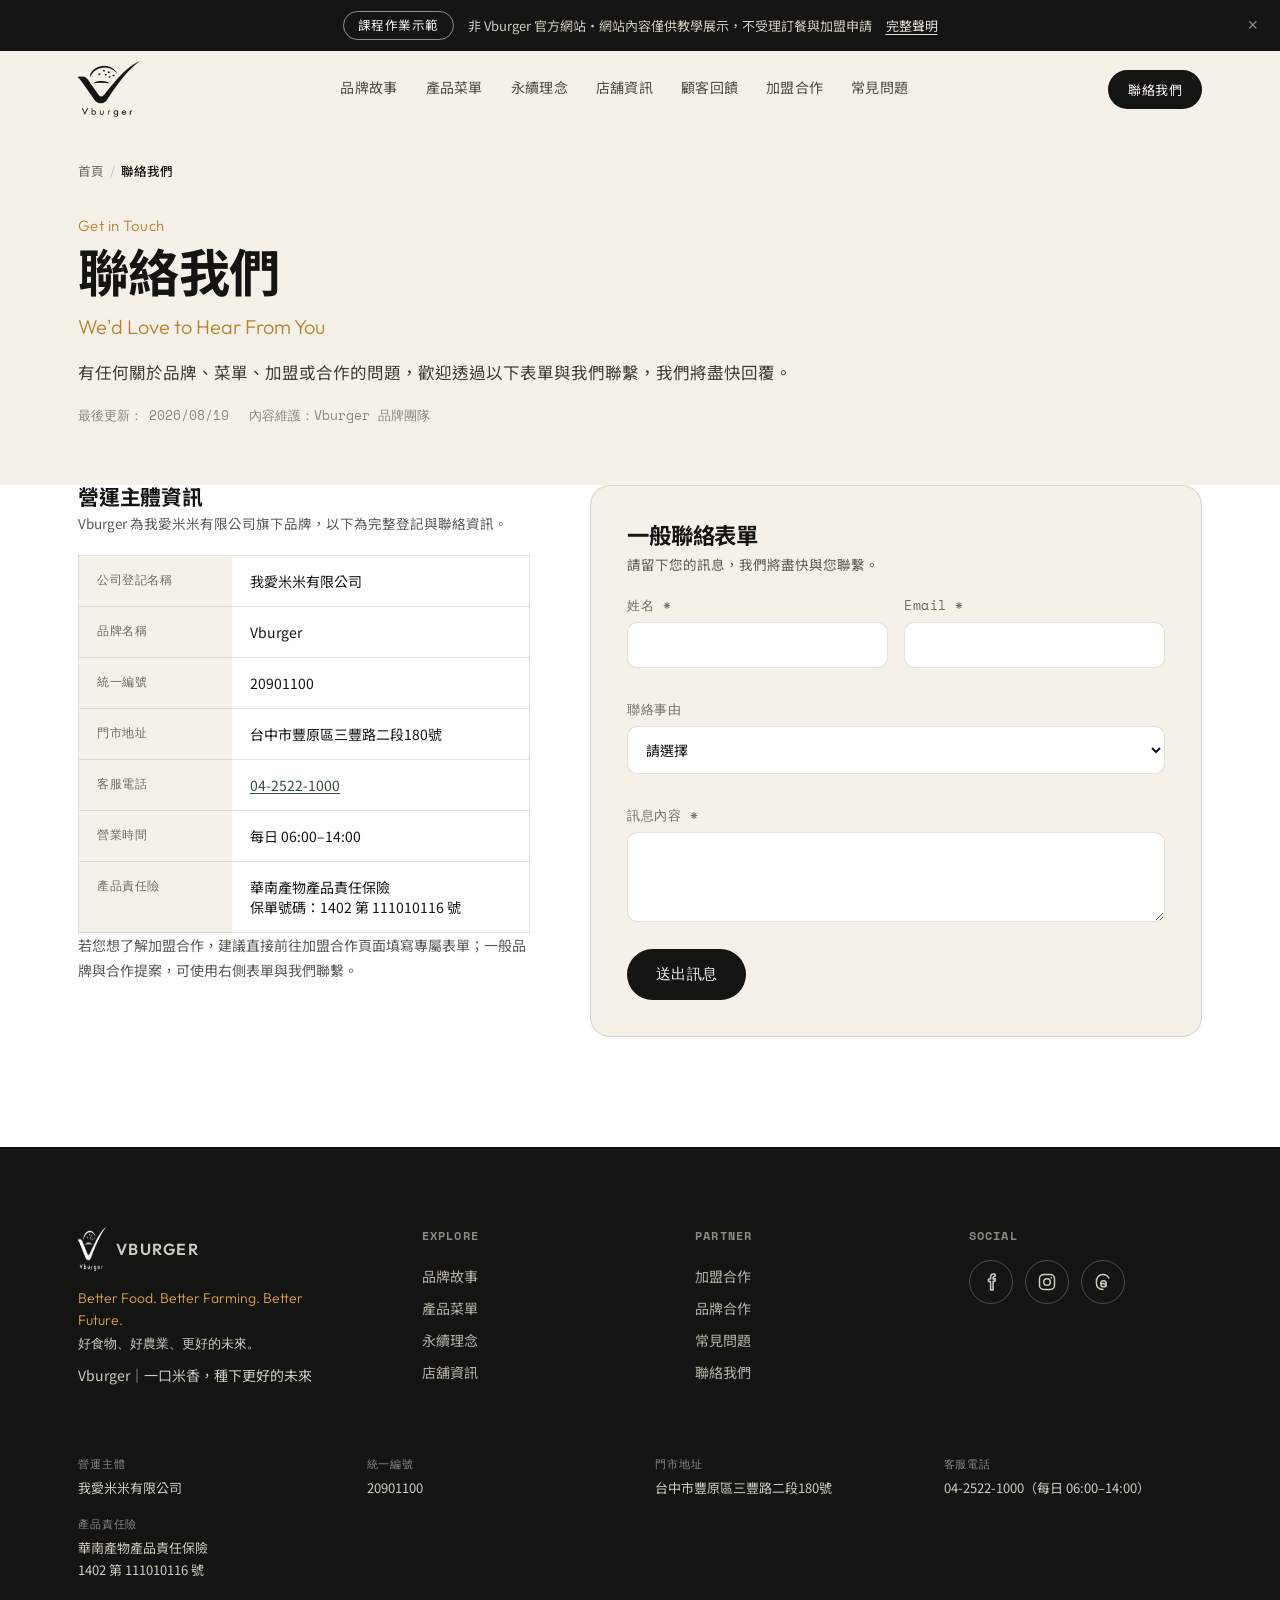
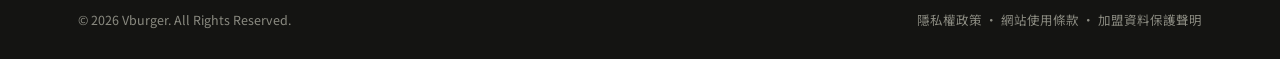
<file: contact.html>
<!DOCTYPE html>
<html lang="zh-Hant-TW">
<head>
<meta charset="UTF-8">
<meta name="viewport" content="width=device-width, initial-scale=1.0">
<!-- Google tag (gtag.js) -->
<script async src="https://www.googletagmanager.com/gtag/js?id=G-0RY146CX2V"></script>
<script>
  window.dataLayer = window.dataLayer || [];
  function gtag(){dataLayer.push(arguments);}
  gtag('js', new Date());

  gtag('config', 'G-0RY146CX2V');
</script>
<title>聯絡我們｜Vburger</title>
<meta name="description" content="Vburger 由我愛米米有限公司營運，統一編號 20901100，門市位於台中市豐原區三豐路二段180號，客服電話 04-2522-1000，營業時間每日 06:00–14:00。">
<link rel="canonical" href="https://www.vburger.com.tw/contact.html">
<meta name="robots" content="index, follow">
<meta property="og:type" content="website">
<meta property="og:site_name" content="Vburger">
<meta property="og:title" content="聯絡我們｜Vburger">
<meta property="og:description" content="Vburger 由我愛米米有限公司營運，統一編號 20901100，門市位於台中市豐原區三豐路二段180號，客服電話 04-2522-1000，營業時間每日 06:00–14:00。">
<meta property="og:url" content="https://www.vburger.com.tw/contact.html">
<meta property="og:image" content="https://www.vburger.com.tw/assets/logo.png">
<meta property="og:locale" content="zh_TW">
<meta name="twitter:card" content="summary_large_image">
<link rel="icon" href="assets/logo.png" type="image/png">
<link rel="preconnect" href="https://fonts.googleapis.com">
<link href="https://fonts.googleapis.com/css2?family=Outfit:wght@300;400;500;600;700&family=Noto+Sans+TC:wght@300;400;500;700;900&family=Space+Mono:wght@400;700&display=swap" rel="stylesheet">
<link rel="stylesheet" href="assets/css/styles.css">
<script type="application/ld+json">
{
  "@context": "https://schema.org",
  "@type": "BreadcrumbList",
  "itemListElement": [
    {"@type":"ListItem","position":1,"name":"首頁","item":"https://www.vburger.com.tw/"},
    {"@type":"ListItem","position":2,"name":"聯絡我們","item":"https://www.vburger.com.tw/contact.html"}
  ]
}
</script>
<script type="application/ld+json">
{
  "@context": "https://schema.org",
  "@type": "Organization",
  "name": "Vburger",
  "legalName": "我愛米米有限公司",
  "taxID": "20901100",
  "url": "https://www.vburger.com.tw/",
  "logo": "https://www.vburger.com.tw/assets/logo.png",
  "telephone": "+886-4-2522-1000",
  "address": {
    "@type": "PostalAddress",
    "streetAddress": "三豐路二段180號",
    "addressLocality": "豐原區",
    "addressRegion": "台中市",
    "addressCountry": "TW"
  },
  "slogan": "Vburger｜一口米香，種下更好的未來",
  "potentialAction": [
    {
      "@type": "CommunicateAction",
      "name": "聯絡客服",
      "target": {
        "@type": "EntryPoint",
        "urlTemplate": "tel:+886425221000",
        "inLanguage": "zh-Hant-TW"
      }
    },
    {
      "@type": "ApplyAction",
      "name": "申請加盟諮詢",
      "target": {
        "@type": "EntryPoint",
        "urlTemplate": "https://www.vburger.com.tw/franchise.html#franchiseForm",
        "actionPlatform": [
          "https://schema.org/DesktopWebPlatform",
          "https://schema.org/MobileWebPlatform"
        ]
      },
      "result": {
        "@type": "Reservation",
        "name": "加盟顧問聯繫（3–5 個工作天內回覆）"
      }
    },
    {
      "@type": "CommunicateAction",
      "name": "送出聯絡訊息",
      "target": {
        "@type": "EntryPoint",
        "urlTemplate": "https://www.vburger.com.tw/contact.html#contactForm"
      }
    }
  ]
}
</script>
<script type="application/ld+json">
{
  "@context": "https://schema.org",
  "@type": "ContactPage",
  "name": "聯絡我們",
  "url": "https://www.vburger.com.tw/contact.html",
  "inLanguage": "zh-Hant-TW",
  "datePublished": "2026-07-15",
  "dateModified": "2026-08-19",
  "isPartOf": {
    "@type": "WebSite",
    "name": "Vburger",
    "url": "https://www.vburger.com.tw/"
  },
  "publisher": {
    "@type": "Organization",
    "name": "Vburger",
    "legalName": "我愛米米有限公司"
  },
  "speakable": {
    "@type": "SpeakableSpecification",
    "cssSelector": [
      ".takeaways",
      ".answer-box",
      "h1"
    ]
  }
}
</script>
<!-- ==========================================================================
     數據追蹤

     ✅ Google Analytics 4（G-0RY146CX2V）已安裝並啟用，位於本檔案標頭區開頭。
        單檔版另有 SPA 路由追蹤，切換頁面時會送出 page_view 事件。

     ⬜ Google Search Console 尚未驗證。
        前往 https://search.google.com/search-console 新增資源後，
        選擇「HTML 標記」驗證方式，將驗證碼填入下方 content 並移除註解符號。

     注意：Claude 發布的網址（claude.ai/public/artifacts/...）無法通過
     Search Console 網域驗證，需使用自有網域或 Netlify / Cloudflare Pages
     等可驗證的主機。
     ========================================================================== -->

<!-- Google Search Console 驗證（取得驗證碼後移除本行註解符號）
<meta name="google-site-verification" content="請填入驗證碼">
-->

</head>
<body>
<a href="#main" class="skip-link">跳到主要內容</a>

<div class="demo-banner" id="demoBanner" role="region" aria-label="網站性質聲明">
  <span class="db-badge">課程作業示範</span>
  <span class="db-text">非 Vburger 官方網站・網站內容僅供教學展示，不受理訂餐與加盟申請</span>
  <a href="index.html#demo-disclaimer" class="db-link">完整聲明</a>
  <button type="button" class="db-close" id="demoBannerClose" aria-label="關閉聲明橫幅">&times;</button>
</div>


<header class="site-header" id="siteHeader">
  <div class="nav-inner">
    <a href="index.html" class="nav-logo">
      <img src="assets/logo.png" alt="Vburger 品牌標誌" width="30" height="30">
      <span>VBURGER</span>
    </a>
    <nav class="links" aria-label="主要導覽">
      <a href="brand-story.html">品牌故事</a>
      <a href="menu.html">產品菜單</a>
      <a href="sustainability.html">永續理念</a>
      <a href="stores.html">店舖資訊</a>
      <a href="reviews.html">顧客回饋</a>
      <a href="franchise.html">加盟合作</a>
      <a href="faq.html">常見問題</a>
    </nav>
    <a href="contact.html" class="nav-cta" aria-current="page">聯絡我們</a>
    <button class="burger" id="burgerBtn" aria-label="開啟選單" aria-expanded="false" aria-controls="mobileMenu">
      <span></span><span></span><span></span>
    </button>
  </div>
</header>

<div class="mobile-menu" id="mobileMenu">
  <a href="brand-story.html">品牌故事</a>
  <a href="menu.html">產品菜單</a>
  <a href="sustainability.html">永續理念</a>
  <a href="stores.html">店舖資訊</a>
  <a href="reviews.html">顧客回饋</a>
  <a href="franchise.html">加盟合作</a>
  <a href="partners.html">品牌合作</a>
        <a href="reviews.html">顧客回饋</a>
  <a href="faq.html">常見問題</a>
  <a href="contact.html" aria-current="page">聯絡我們</a>
</div>

<nav class="breadcrumbs" aria-label="麵包屑導覽">
  <a href="index.html">首頁</a><span class="sep">/</span><span class="current">聯絡我們</span>
</nav>

<main id="main">

<section class="page-hero">
  <div class="wrap">
    <div class="section-sub">Get in Touch</div>
    <h1>聯絡我們</h1>
    <div class="en-line">We'd Love to Hear From You</div>
    <p class="lead">有任何關於品牌、菜單、加盟或合作的問題，歡迎透過以下表單與我們聯繫，我們將盡快回覆。</p>
    <div class="page-meta">
      <span>最後更新：<time datetime="2026-08-19">2026/08/19</time></span>
      <span>內容維護：Vburger 品牌團隊</span>
    </div>
  </div>
</section>

<section style="background:var(--white); padding-top:0;">
  <div class="wrap">
    <div class="fr-grid">
      <div class="reveal">
        <h2 style="font-size:1.3rem; margin-bottom:4px;">營運主體資訊</h2>
        <p style="font-size:13.5px; color:#5a5a54;">Vburger 為我愛米米有限公司旗下品牌，以下為完整登記與聯絡資訊。</p>
        <table class="company-table">
          <tbody>
            <tr><th scope="row">公司登記名稱</th><td>我愛米米有限公司</td></tr>
            <tr><th scope="row">品牌名稱</th><td>Vburger</td></tr>
            <tr><th scope="row">統一編號</th><td>20901100</td></tr>
            <tr><th scope="row">門市地址</th><td>台中市豐原區三豐路二段180號</td></tr>
            <tr><th scope="row">客服電話</th><td><a href="tel:+886425221000">04-2522-1000</a></td></tr>
            <tr><th scope="row">營業時間</th><td>每日 06:00–14:00</td></tr>
            <tr><th scope="row">產品責任險</th><td>華南產物產品責任保險<br>保單號碼：1402 第 111010116 號</td></tr>
          </tbody>
        </table>
        <p style="font-size:14px; color:#5a5a54; line-height:1.8;">若您想了解加盟合作，建議直接前往<a href="franchise.html">加盟合作</a>頁面填寫專屬表單；一般品牌與合作提案，可使用右側表單與我們聯繫。</p>
      </div>
      <div class="reveal">
        <div class="form-card">
          <h2 style="font-size:1.4rem; margin-bottom:6px;">一般聯絡表單</h2>
          <p style="font-size:13.5px; color:#5a5a54; margin-bottom:22px;">請留下您的訊息，我們將盡快與您聯繫。</p>
          <form id="contactForm" name="general-contact" data-validate novalidate
                method="post" action="#contact-submitted"
                aria-label="一般聯絡表單" data-agent-action="submit-contact-message">
            <div class="form-grid">
              <div class="field"><label for="cName">姓名 *</label><input id="cName" name="name" required autocomplete="name" aria-required="true" aria-describedby="cName-err"><div class="err" id="cName-err" role="alert" aria-live="polite">請填寫姓名</div></div>
              <div class="field"><label for="cEmail">Email *</label><input id="cEmail" type="email" name="email" required autocomplete="email" aria-required="true" aria-describedby="cEmail-err"><div class="err" id="cEmail-err" role="alert" aria-live="polite">請填寫有效 Email</div></div>
              <div class="field full"><label for="cTopic">聯絡事由</label>
                <select id="cTopic" name="topic" autocomplete="off"><option value="">請選擇</option><option>品牌合作</option><option>媒體採訪</option><option>顧客意見</option><option>其他</option></select>
              </div>
              <div class="field full"><label for="cMsg">訊息內容 *</label><textarea id="cMsg" name="message" required autocomplete="off" aria-required="true" aria-describedby="cMsg-err"></textarea><div class="err" id="cMsg-err" role="alert" aria-live="polite">請填寫訊息內容</div></div>
            </div>
            <button type="submit" class="btn btn-primary" style="margin-top:6px;" data-agent-action="submit-contact-message">送出訊息</button>
            <div class="form-msg" role="status" aria-live="polite">感謝您的來信，我們已收到您的訊息，將盡快與您聯繫。</div>
          </form>
        </div>
      </div>
    </div>
  </div>
</section>

</main>

<footer class="site-footer">
  <div class="wrap">
    <div class="footer-top">
      <div>
        <div class="footer-logo"><img src="assets/logo.png" alt="Vburger 品牌標誌" width="28" height="28"><span class="en" style="font-weight:600; letter-spacing:0.08em;">VBURGER</span></div>
        <div class="footer-tag">Better Food. Better Farming. Better Future.<br><span style="color:#cfcbbd; font-size:13px;">好食物、好農業、更好的未來。</span></div><div class="footer-slogan">Vburger｜一口米香，種下更好的未來</div>
      </div>
      <div class="footer-col">
        <h5>Explore</h5>
        <a href="brand-story.html">品牌故事</a>
        <a href="menu.html">產品菜單</a>
        <a href="sustainability.html">永續理念</a>
        <a href="stores.html">店舖資訊</a>
      </div>
      <div class="footer-col">
        <h5>Partner</h5>
        <a href="franchise.html">加盟合作</a>
        <a href="partners.html">品牌合作</a>
        <a href="faq.html">常見問題</a>
        <a href="contact.html">聯絡我們</a>
      </div>
      <div class="footer-col">
        <h5>Social</h5>
        <div class="footer-social">
          <a href="#" class="social-icon" aria-label="Vburger Facebook" target="_blank" rel="noopener"><svg viewBox="0 0 24 24" width="20" height="20" fill="none" stroke="currentColor" stroke-width="1.8" stroke-linecap="round" stroke-linejoin="round" aria-hidden="true"><path d="M14.5 8.5V6.8c0-.8.4-1.3 1.4-1.3H17V2.6c-.4-.05-1.2-.1-2-.1-2.1 0-3.5 1.3-3.5 3.6v2.4H9v3h2.5V21.5h3V11h2.3l.4-3z"/></svg></a>
          <a href="#" class="social-icon" aria-label="Vburger Instagram" target="_blank" rel="noopener"><svg viewBox="0 0 24 24" width="20" height="20" fill="none" stroke="currentColor" stroke-width="1.8" stroke-linecap="round" stroke-linejoin="round" aria-hidden="true"><rect x="3" y="3" width="18" height="18" rx="5"/><circle cx="12" cy="12" r="4"/><circle cx="17.2" cy="6.8" r="1" fill="currentColor" stroke="none"/></svg></a>
          <a href="#" class="social-icon" aria-label="Vburger Threads" target="_blank" rel="noopener"><svg viewBox="0 0 24 24" width="20" height="20" fill="none" stroke="currentColor" stroke-width="1.8" stroke-linecap="round" stroke-linejoin="round" aria-hidden="true"><path d="M12 21c-4.9 0-8-3.4-8-9s3.1-9 8-9c3.4 0 5.7 1.6 6.9 4.2"/><path d="M9.2 13.2c.3-1.8 1.7-2.8 3.4-2.8 2 0 3.3 1.3 3.3 3.6 0 2.5-1.8 3.8-3.8 3.8-1.6 0-2.6-.9-2.6-2.1 0-1.1.9-1.9 2.3-1.9 2.1 0 3.6 1.4 3.9 3.5"/></svg></a>
        </div>
      </div>
    </div>
    <div class="footer-company">
      <dl>
        <dt>營運主體</dt>
        <dd>我愛米米有限公司</dd>
      </dl>
      <dl>
        <dt>統一編號</dt>
        <dd>20901100</dd>
      </dl>
      <dl>
        <dt>門市地址</dt>
        <dd>台中市豐原區三豐路二段180號</dd>
      </dl>
      <dl>
        <dt>客服電話</dt>
        <dd><a href="tel:+886425221000">04-2522-1000</a>（每日 06:00–14:00）</dd>
      </dl>
      <dl>
        <dt>產品責任險</dt>
        <dd>華南產物產品責任保險<br>1402 第 111010116 號</dd>
      </dl>
    </div>
    <div class="footer-bottom">
      <span>© 2026 Vburger. All Rights Reserved.</span>
      <span><a href="#">隱私權政策</a> · <a href="#">網站使用條款</a> · <a href="#">加盟資料保護聲明</a></span>
    </div>
  </div>
</footer>

<script src="assets/js/main.js"></script>
</body>
</html>
</file>
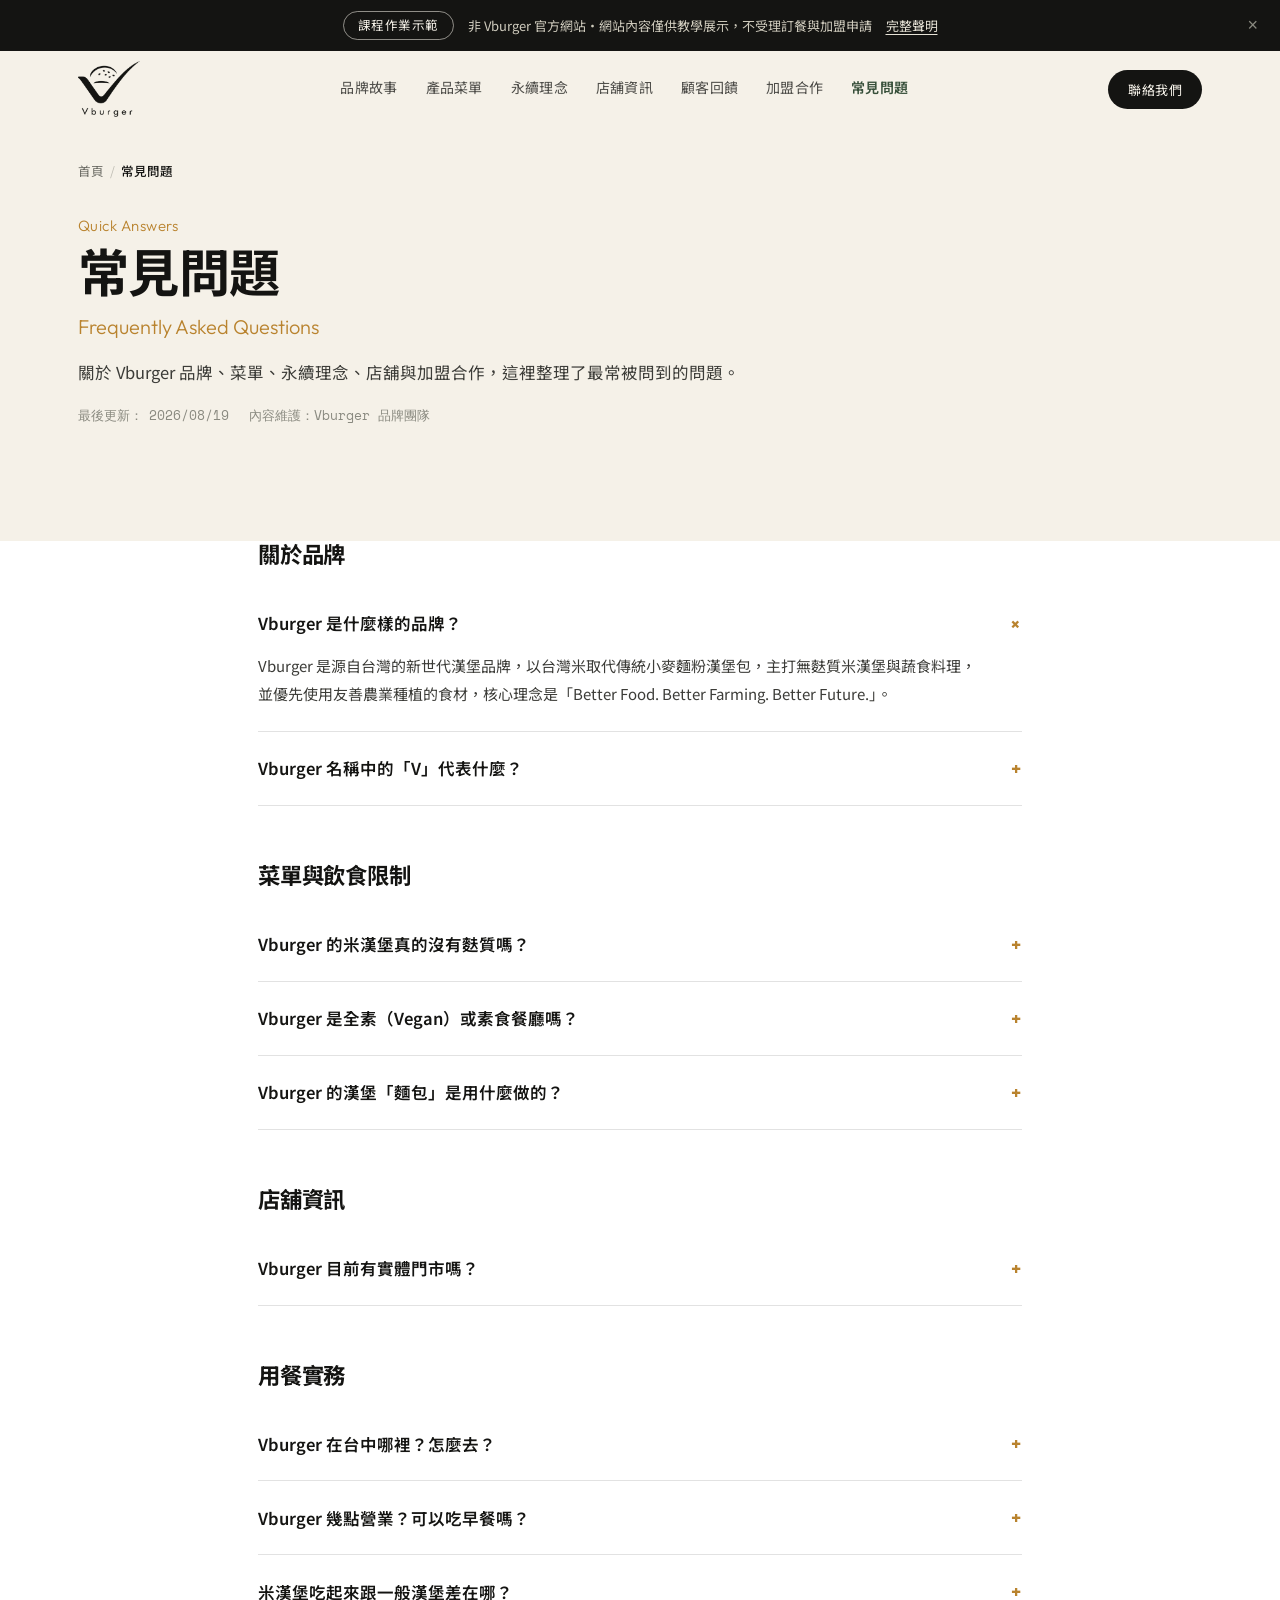
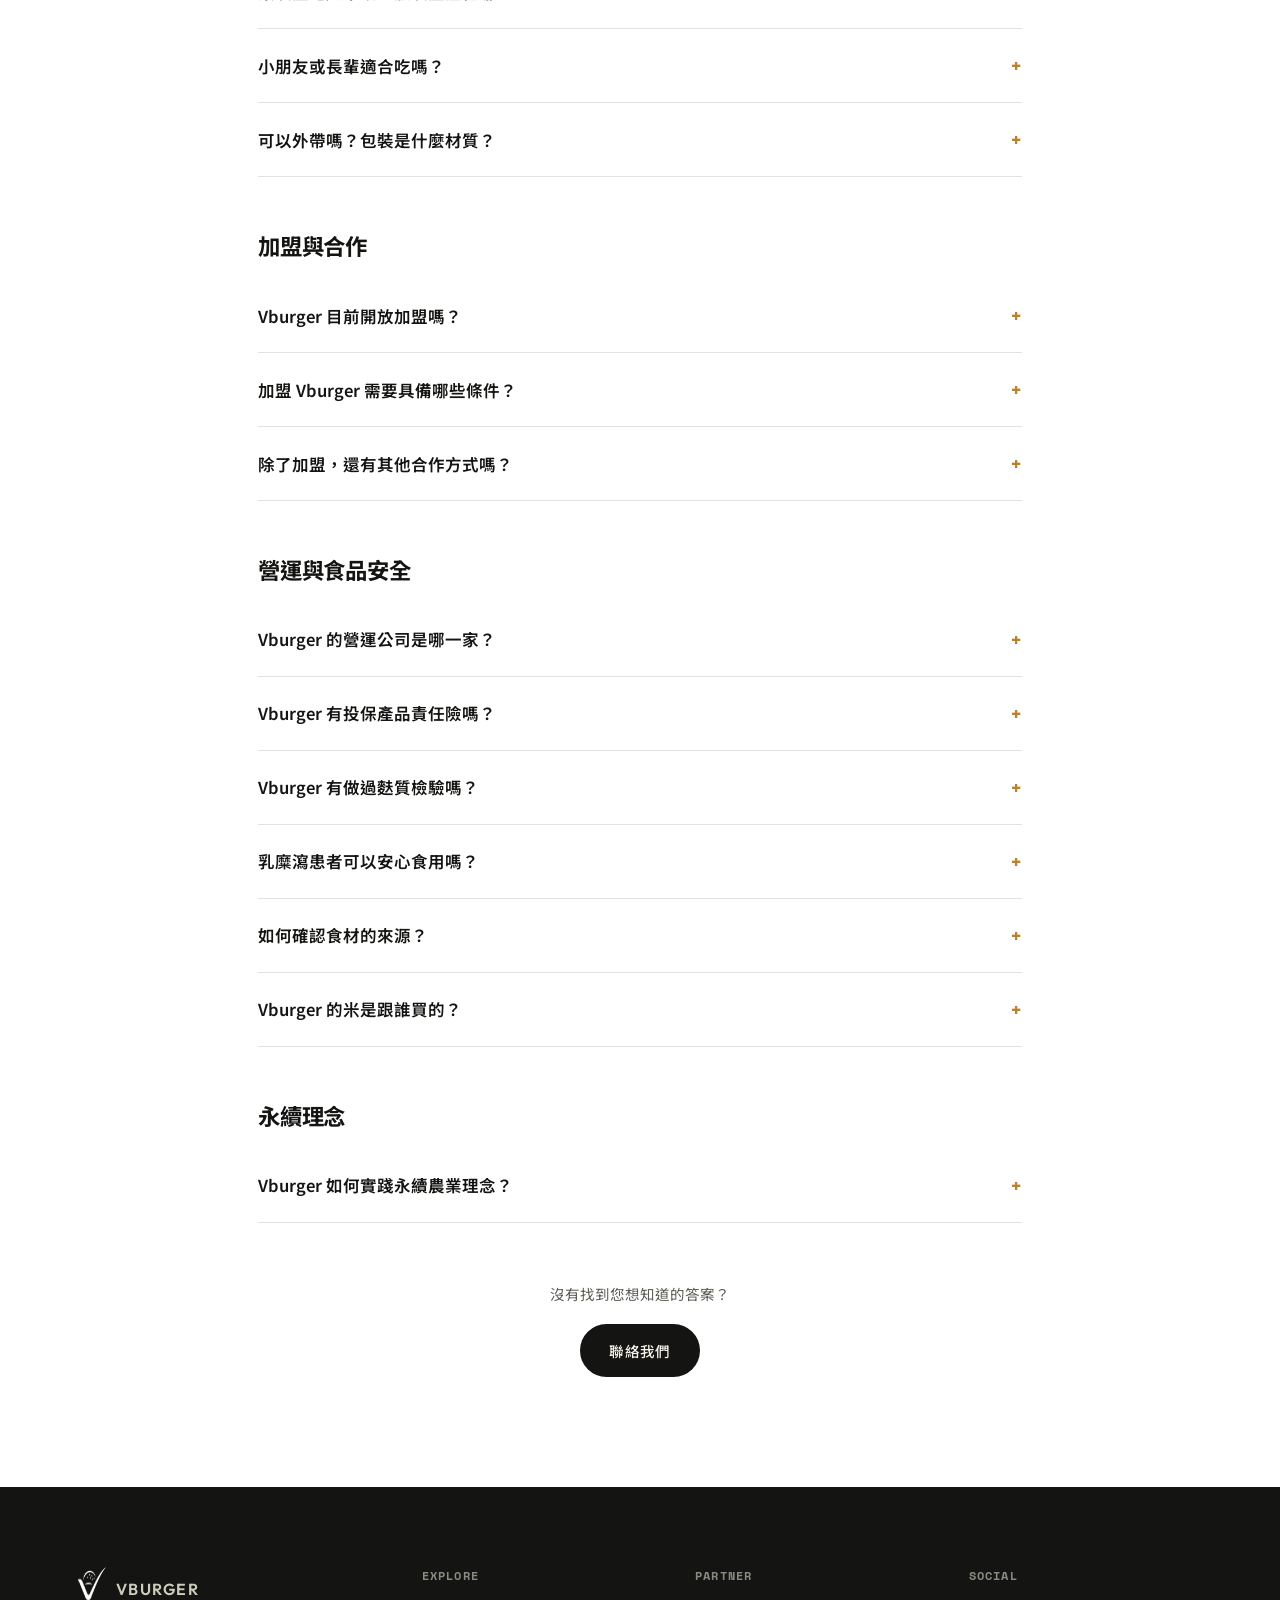
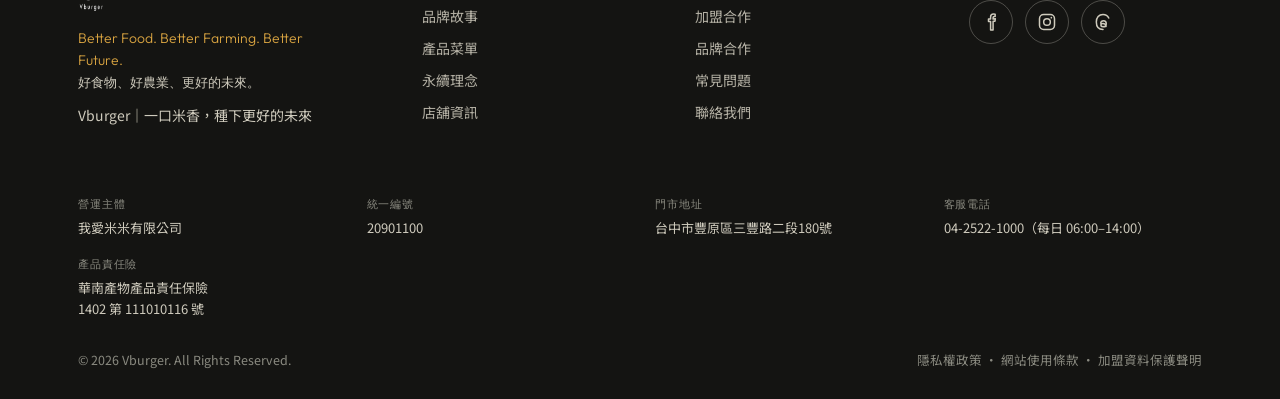
<file: faq.html>
<!DOCTYPE html>
<html lang="zh-Hant-TW">
<head>
<meta charset="UTF-8">
<meta name="viewport" content="width=device-width, initial-scale=1.0">
<!-- Google tag (gtag.js) -->
<script async src="https://www.googletagmanager.com/gtag/js?id=G-0RY146CX2V"></script>
<script>
  window.dataLayer = window.dataLayer || [];
  function gtag(){dataLayer.push(arguments);}
  gtag('js', new Date());

  gtag('config', 'G-0RY146CX2V');
</script>
<title>常見問題｜Vburger 無麩質米漢堡 FAQ</title>
<meta name="description" content="關於 Vburger 的常見問題解答：米漢堡用台灣米製作不含麩質、非全素餐廳但有蔬食選項、門市位於台中豐原每日 06:00–14:00、開放加盟合作，以及乳糜瀉患者的食用建議。">
<link rel="canonical" href="https://www.vburger.com.tw/faq.html">
<meta name="robots" content="index, follow">
<meta property="og:type" content="website">
<meta property="og:site_name" content="Vburger">
<meta property="og:title" content="常見問題｜Vburger 無麩質米漢堡 FAQ">
<meta property="og:description" content="關於 Vburger 的常見問題解答：米漢堡用台灣米製作不含麩質、非全素餐廳但有蔬食選項、門市位於台中豐原每日 06:00–14:00、開放加盟合作，以及乳糜瀉患者的食用建議。">
<meta property="og:url" content="https://www.vburger.com.tw/faq.html">
<meta property="og:image" content="https://www.vburger.com.tw/assets/logo.png">
<meta property="og:locale" content="zh_TW">
<meta name="twitter:card" content="summary_large_image">
<link rel="icon" href="assets/logo.png" type="image/png">
<link rel="preconnect" href="https://fonts.googleapis.com">
<link href="https://fonts.googleapis.com/css2?family=Outfit:wght@300;400;500;600;700&family=Noto+Sans+TC:wght@300;400;500;700;900&family=Space+Mono:wght@400;700&display=swap" rel="stylesheet">
<link rel="stylesheet" href="assets/css/styles.css">
<script type="application/ld+json">
{
  "@context": "https://schema.org",
  "@type": "BreadcrumbList",
  "itemListElement": [
    {"@type":"ListItem","position":1,"name":"首頁","item":"https://www.vburger.com.tw/"},
    {"@type":"ListItem","position":2,"name":"常見問題","item":"https://www.vburger.com.tw/faq.html"}
  ]
}
</script>
<script type="application/ld+json">
{
  "@context": "https://schema.org",
  "@type": "FAQPage",
  "mainEntity": [
    {
      "@type": "Question",
      "name": "Vburger 是什麼樣的品牌？",
      "acceptedAnswer": {
        "@type": "Answer",
        "text": "Vburger 是源自台灣的新世代漢堡品牌，以台灣米取代傳統小麥麵粉漢堡包，主打無麩質米漢堡與蔬食料理，並優先使用友善農業種植的食材，核心理念是「Better Food. Better Farming. Better Future.」。"
      }
    },
    {
      "@type": "Question",
      "name": "Vburger 名稱中的「V」代表什麼？",
      "acceptedAnswer": {
        "@type": "Answer",
        "text": "「V」代表 Vegetable（蔬菜），同時呼應 Victory 與 Vitality 的品牌精神。Logo 中的米粒代表台灣農業與無麩質主食，蜜蜂則象徵授粉、生態循環與永續農業。"
      }
    },
    {
      "@type": "Question",
      "name": "Vburger 有做過麩質檢驗嗎？",
      "acceptedAnswer": {
        "@type": "Answer",
        "text": "有。Vburger 將米漢堡成品、無麩質米麵包與生菜分別送交第三方實驗室檢驗麩質殘留，結果皆為未檢出（定量偵測極限 2 ppm）。檢驗結果反映送驗批次該檢體的狀態，不等同於每一份現場出餐產品。"
      }
    },
    {
      "@type": "Question",
      "name": "Vburger 的米漢堡真的沒有麩質嗎？",
      "acceptedAnswer": {
        "@type": "Answer",
        "text": "是的，Vburger 以台灣米取代傳統小麥麵粉漢堡包，主餐設計上以無麩質為核心原則；仍建議對麩質嚴重過敏者於現場與店員確認醬料與配料細節，避免交叉污染風險。"
      }
    },
    {
      "@type": "Question",
      "name": "Vburger 是全素（Vegan）或素食餐廳嗎？",
      "acceptedAnswer": {
        "@type": "Answer",
        "text": "Vburger 主打蔬食與植物性食材，並提供植物肉漢堡選項，但菜單同時包含含肉品項，並非 100% 全素或素食餐廳。完整品項請見產品菜單頁面。"
      }
    },
    {
      "@type": "Question",
      "name": "Vburger 的漢堡「麵包」是用什麼做的？",
      "acceptedAnswer": {
        "@type": "Answer",
        "text": "Vburger 的漢堡「麵包」以台灣米蒸煮壓製而成，取代傳統小麥麵粉漢堡包，因此質地與一般漢堡不同，帶有米飯特有的口感與香氣。"
      }
    },
    {
      "@type": "Question",
      "name": "Vburger 目前有實體門市嗎？",
      "acceptedAnswer": {
        "@type": "Answer",
        "text": "Vburger 台中豐原概念店位於台中市豐原區三豐路二段180號，每日營業時間 06:00–14:00，電話 04-2522-1000。"
      }
    },
    {
      "@type": "Question",
      "name": "Vburger 目前開放加盟嗎？",
      "acceptedAnswer": {
        "@type": "Answer",
        "text": "是的，Vburger 正在招募認同健康飲食與永續農業理念的加盟夥伴，提供品牌授權、空間設計、教育訓練與供應鏈支援，詳情請見加盟合作頁面並填寫線上申請表單。"
      }
    },
    {
      "@type": "Question",
      "name": "加盟 Vburger 需要具備哪些條件？",
      "acceptedAnswer": {
        "@type": "Answer",
        "text": "我們歡迎認同健康飲食理念、重視永續農業、希望投入新世代餐飲市場，並具備餐飲、創業或地方經營資源的合作夥伴。"
      }
    },
    {
      "@type": "Question",
      "name": "Vburger 如何實踐永續農業理念？",
      "acceptedAnswer": {
        "@type": "Answer",
        "text": "Vburger 優先使用台灣米及在地農產品、支持友善農業、減少不必要的食品加工、逐步導入環保包裝並降低一次性塑膠使用，行動方向呼應 SDG 2、3、12、13、15 等永續發展目標。"
      }
    },
    {
      "@type": "Question",
      "name": "除了加盟，還有其他合作方式嗎？",
      "acceptedAnswer": {
        "@type": "Answer",
        "text": "Vburger 也歡迎農民及農場合作、天然食材供應、企業 ESG 合作、學校食農教育、品牌聯名以及百貨進駐等異業合作，詳情請見品牌合作頁面。"
      }
    },
    {
      "@type": "Question",
      "name": "Vburger 的營運公司是哪一家？",
      "acceptedAnswer": {
        "@type": "Answer",
        "text": "Vburger 由我愛米米有限公司營運，統一編號 20901100，實體門市位於台中市豐原區三豐路二段180號，客服電話 04-2522-1000。"
      }
    },
    {
      "@type": "Question",
      "name": "Vburger 有投保產品責任險嗎？",
      "acceptedAnswer": {
        "@type": "Answer",
        "text": "有。Vburger 已投保華南產物產品責任保險，保單號碼為 1402 第 111010116 號，為消費者的飲食安全提供保障。"
      }
    },
    {
      "@type": "Question",
      "name": "乳糜瀉患者可以安心食用嗎？",
      "acceptedAnswer": {
        "@type": "Answer",
        "text": "Vburger 主餐以無麩質為配方設計原則，主食不使用小麥麵粉。但本店為共用廚房與共用烹調設備的環境，無法完全排除微量麩質交叉接觸的可能。若您為乳糜瀉患者或對麩質有嚴重過敏反應，建議點餐前主動告知現場人員，並審慎評估後再選購。"
      }
    },
    {
      "@type": "Question",
      "name": "如何確認 Vburger 食材的來源？",
      "acceptedAnswer": {
        "@type": "Answer",
        "text": "Vburger 的米來自合作的米米農場，由農友阿米以友善耕作方式種植；蔬菜同樣以台灣本地生產為優先，並逐步建立可追溯的供應來源。"
      }
    },
    {
      "@type": "Question",
      "name": "Vburger 的米是跟誰買的？",
      "acceptedAnswer": {
        "@type": "Answer",
        "text": "Vburger 的稻米來自米米農場，農友阿米以友善耕作方式種植，重視土地健康與自然節奏。品牌與農場建立直接合作關係，讓米漢堡的原料來源能被追溯。"
      }
    },
    {
      "@type": "Question",
      "name": "Vburger 在台中哪裡？怎麼去？",
      "acceptedAnswer": {
        "@type": "Answer",
        "text": "Vburger 位於台中市豐原區三豐路二段180號。可搭乘豐原客運或台鐵至豐原站後轉乘前往，導航可直接搜尋店名或地址。"
      }
    },
    {
      "@type": "Question",
      "name": "Vburger 幾點營業？可以吃早餐嗎？",
      "acceptedAnswer": {
        "@type": "Answer",
        "text": "每日 06:00 至 14:00，涵蓋早餐與午餐時段。清晨 6 點就開始供應，適合作為早餐或早午餐選擇。"
      }
    },
    {
      "@type": "Question",
      "name": "米漢堡吃起來跟一般漢堡差在哪？",
      "acceptedAnswer": {
        "@type": "Answer",
        "text": "米漢堡包外層煎烤帶焦香、內部保有米飯的顆粒感與嚼勁；一般麵粉麵包則鬆軟有彈性。米飯味道較溫和，內餡調味以能與米香搭配為原則。"
      }
    },
    {
      "@type": "Question",
      "name": "小朋友或長輩適合吃 Vburger 嗎？",
      "acceptedAnswer": {
        "@type": "Answer",
        "text": "米漢堡以米飯為主食，口感較溫和、不油膩，一般而言各年齡層皆可食用。若有特定食物過敏或飲食限制，建議點餐前向現場人員確認成分。"
      }
    },
    {
      "@type": "Question",
      "name": "Vburger 可以外帶嗎？包裝是什麼材質？",
      "acceptedAnswer": {
        "@type": "Answer",
        "text": "可以外帶。Vburger 正逐步導入環保包裝材質，並持續降低一次性塑膠的使用量。"
      }
    }
  ]
}
</script>
<script type="application/ld+json">
{
  "@context": "https://schema.org",
  "@type": "Organization",
  "name": "Vburger",
  "legalName": "我愛米米有限公司",
  "taxID": "20901100",
  "url": "https://www.vburger.com.tw/",
  "logo": "https://www.vburger.com.tw/assets/logo.png",
  "telephone": "+886-4-2522-1000",
  "address": {
    "@type": "PostalAddress",
    "streetAddress": "三豐路二段180號",
    "addressLocality": "豐原區",
    "addressRegion": "台中市",
    "addressCountry": "TW"
  },
  "slogan": "Vburger｜一口米香，種下更好的未來",
  "potentialAction": [
    {
      "@type": "CommunicateAction",
      "name": "聯絡客服",
      "target": {
        "@type": "EntryPoint",
        "urlTemplate": "tel:+886425221000",
        "inLanguage": "zh-Hant-TW"
      }
    },
    {
      "@type": "ApplyAction",
      "name": "申請加盟諮詢",
      "target": {
        "@type": "EntryPoint",
        "urlTemplate": "https://www.vburger.com.tw/franchise.html#franchiseForm",
        "actionPlatform": [
          "https://schema.org/DesktopWebPlatform",
          "https://schema.org/MobileWebPlatform"
        ]
      },
      "result": {
        "@type": "Reservation",
        "name": "加盟顧問聯繫（3–5 個工作天內回覆）"
      }
    },
    {
      "@type": "CommunicateAction",
      "name": "送出聯絡訊息",
      "target": {
        "@type": "EntryPoint",
        "urlTemplate": "https://www.vburger.com.tw/contact.html#contactForm"
      }
    }
  ]
}
</script>
<script type="application/ld+json">
{
  "@context": "https://schema.org",
  "@type": "WebPage",
  "name": "常見問題",
  "url": "https://www.vburger.com.tw/faq.html",
  "inLanguage": "zh-Hant-TW",
  "datePublished": "2026-07-15",
  "dateModified": "2026-08-19",
  "isPartOf": {
    "@type": "WebSite",
    "name": "Vburger",
    "url": "https://www.vburger.com.tw/"
  },
  "publisher": {
    "@type": "Organization",
    "name": "Vburger",
    "legalName": "我愛米米有限公司"
  },
  "speakable": {
    "@type": "SpeakableSpecification",
    "cssSelector": [
      ".takeaways",
      ".answer-box",
      "h1"
    ]
  }
}
</script>
<!-- ==========================================================================
     數據追蹤

     ✅ Google Analytics 4（G-0RY146CX2V）已安裝並啟用，位於本檔案標頭區開頭。
        單檔版另有 SPA 路由追蹤，切換頁面時會送出 page_view 事件。

     ⬜ Google Search Console 尚未驗證。
        前往 https://search.google.com/search-console 新增資源後，
        選擇「HTML 標記」驗證方式，將驗證碼填入下方 content 並移除註解符號。

     注意：Claude 發布的網址（claude.ai/public/artifacts/...）無法通過
     Search Console 網域驗證，需使用自有網域或 Netlify / Cloudflare Pages
     等可驗證的主機。
     ========================================================================== -->

<!-- Google Search Console 驗證（取得驗證碼後移除本行註解符號）
<meta name="google-site-verification" content="請填入驗證碼">
-->

</head>
<body>
<a href="#main" class="skip-link">跳到主要內容</a>

<div class="demo-banner" id="demoBanner" role="region" aria-label="網站性質聲明">
  <span class="db-badge">課程作業示範</span>
  <span class="db-text">非 Vburger 官方網站・網站內容僅供教學展示，不受理訂餐與加盟申請</span>
  <a href="index.html#demo-disclaimer" class="db-link">完整聲明</a>
  <button type="button" class="db-close" id="demoBannerClose" aria-label="關閉聲明橫幅">&times;</button>
</div>


<header class="site-header" id="siteHeader">
  <div class="nav-inner">
    <a href="index.html" class="nav-logo">
      <img src="assets/logo.png" alt="Vburger 品牌標誌" width="30" height="30">
      <span>VBURGER</span>
    </a>
    <nav class="links" aria-label="主要導覽">
      <a href="brand-story.html">品牌故事</a>
      <a href="menu.html">產品菜單</a>
      <a href="sustainability.html">永續理念</a>
      <a href="stores.html">店舖資訊</a>
      <a href="reviews.html">顧客回饋</a>
      <a href="franchise.html">加盟合作</a>
      <a href="faq.html" aria-current="page">常見問題</a>
    </nav>
    <a href="contact.html" class="nav-cta">聯絡我們</a>
    <button class="burger" id="burgerBtn" aria-label="開啟選單" aria-expanded="false" aria-controls="mobileMenu">
      <span></span><span></span><span></span>
    </button>
  </div>
</header>

<div class="mobile-menu" id="mobileMenu">
  <a href="brand-story.html">品牌故事</a>
  <a href="menu.html">產品菜單</a>
  <a href="sustainability.html">永續理念</a>
  <a href="stores.html">店舖資訊</a>
  <a href="reviews.html">顧客回饋</a>
  <a href="franchise.html">加盟合作</a>
  <a href="partners.html">品牌合作</a>
        <a href="reviews.html">顧客回饋</a>
  <a href="faq.html" aria-current="page">常見問題</a>
  <a href="contact.html">聯絡我們</a>
</div>

<nav class="breadcrumbs" aria-label="麵包屑導覽">
  <a href="index.html">首頁</a><span class="sep">/</span><span class="current">常見問題</span>
</nav>

<main id="main">

<section class="page-hero">
  <div class="wrap">
    <div class="section-sub">Quick Answers</div>
    <h1>常見問題</h1>
    <div class="en-line">Frequently Asked Questions</div>
    <p class="lead">關於 Vburger 品牌、菜單、永續理念、店舖與加盟合作，這裡整理了最常被問到的問題。</p>
    <div class="page-meta">
      <span>最後更新：<time datetime="2026-08-19">2026/08/19</time></span>
      <span>內容維護：Vburger 品牌團隊</span>
    </div>
  </div>
</section>

<section style="background:var(--white); padding-top:0;">
  <div class="wrap-narrow">

    <div class="faq-cat">
      <h2>關於品牌</h2>
      <div class="faq-list">
        <details class="faq-item" open>
          <summary>Vburger 是什麼樣的品牌？</summary>
          <div class="a">Vburger 是源自台灣的新世代漢堡品牌，以台灣米取代傳統小麥麵粉漢堡包，主打無麩質米漢堡與蔬食料理，並優先使用友善農業種植的食材，核心理念是「Better Food. Better Farming. Better Future.」。</div>
        </details>
        <details class="faq-item">
          <summary>Vburger 名稱中的「V」代表什麼？</summary>
          <div class="a">「V」代表 Vegetable（蔬菜），同時呼應 Victory 與 Vitality 的品牌精神。Logo 中的米粒代表台灣農業與無麩質主食，蜜蜂則象徵授粉、生態循環與永續農業。更多細節請見<a href="brand-story.html">品牌故事</a>。</div>
        </details>
      </div>
    </div>

    <div class="faq-cat">
      <h2>菜單與飲食限制</h2>
      <div class="faq-list">
        <details class="faq-item">
          <summary>Vburger 的米漢堡真的沒有麩質嗎？</summary>
          <div class="a">是的，Vburger 以台灣米取代傳統小麥麵粉漢堡包，主餐設計上以無麩質為核心原則；仍建議對麩質嚴重過敏者於現場與店員確認醬料與配料細節，避免交叉污染風險。</div>
        </details>
        <details class="faq-item">
          <summary>Vburger 是全素（Vegan）或素食餐廳嗎？</summary>
          <div class="a">Vburger 主打蔬食與植物性食材，並提供植物肉漢堡選項，但菜單同時包含含肉品項，並非 100% 全素或素食餐廳。完整品項請見<a href="menu.html">產品菜單</a>頁面。</div>
        </details>
        <details class="faq-item">
          <summary>Vburger 的漢堡「麵包」是用什麼做的？</summary>
          <div class="a">Vburger 的漢堡「麵包」以台灣米蒸煮壓製而成，取代傳統小麥麵粉漢堡包，因此質地與一般漢堡不同，帶有米飯特有的口感與香氣。</div>
        </details>
      </div>
    </div>

    <div class="faq-cat">
      <h2>店舖資訊</h2>
      <div class="faq-list">
        <details class="faq-item">
          <summary>Vburger 目前有實體門市嗎？</summary>
          <div class="a">Vburger 台中豐原概念店位於台中市豐原區三豐路二段180號，每日營業時間 06:00–14:00，電話 04-2522-1000。詳情請見<a href="stores.html">店舖資訊</a>頁面。</div>
        </details>
      </div>
    </div>

    <div class="faq-cat">
      <h2>用餐實務</h2>
      <div class="faq-list">
        <details class="faq-item">
          <summary>Vburger 在台中哪裡？怎麼去？</summary>
          <div class="a">Vburger 位於<strong>台中市豐原區三豐路二段180號</strong>。可搭乘豐原客運或台鐵至豐原站後轉乘前往。導航可直接搜尋店名或地址，<a data-route="stores">店舖資訊頁面</a>提供地圖與導航連結。</div>
        </details>
        <details class="faq-item">
          <summary>Vburger 幾點營業？可以吃早餐嗎？</summary>
          <div class="a">每日<strong>06:00 至 14:00</strong>，涵蓋早餐與午餐時段。清晨 6 點就開始供應，適合作為早餐或早午餐選擇。</div>
        </details>
        <details class="faq-item">
          <summary>米漢堡吃起來跟一般漢堡差在哪？</summary>
          <div class="a">米漢堡包外層煎烤帶焦香、內部保有<strong>米飯的顆粒感與嚼勁</strong>；一般麵粉麵包則鬆軟有彈性。米飯味道較溫和，因此內餡調味以不搶戲、能與米香搭配為原則。</div>
        </details>
        <details class="faq-item">
          <summary>小朋友或長輩適合吃嗎？</summary>
          <div class="a">米漢堡以米飯為主食，口感較溫和、不油膩，一般而言各年齡層皆可食用。若有特定食物過敏或飲食限制，建議點餐前向現場人員確認配料與醬料成分。</div>
        </details>
        <details class="faq-item">
          <summary>可以外帶嗎？包裝是什麼材質？</summary>
          <div class="a">可以外帶。Vburger 正逐步導入環保包裝材質，並持續降低一次性塑膠的使用量，這也是品牌永續方向之一。</div>
        </details>
      </div>
    </div>

    <div class="faq-cat">
      <h2>加盟與合作</h2>
      <div class="faq-list">
        <details class="faq-item">
          <summary>Vburger 目前開放加盟嗎？</summary>
          <div class="a">是的，Vburger 正在招募認同健康飲食與永續農業理念的加盟夥伴，提供品牌授權、空間設計、教育訓練與供應鏈支援，詳情請見<a href="franchise.html">加盟合作</a>頁面並填寫線上申請表單。</div>
        </details>
        <details class="faq-item">
          <summary>加盟 Vburger 需要具備哪些條件？</summary>
          <div class="a">我們歡迎認同健康飲食理念、重視永續農業、希望投入新世代餐飲市場，並具備餐飲、創業或地方經營資源的合作夥伴。</div>
        </details>
        <details class="faq-item">
          <summary>除了加盟，還有其他合作方式嗎？</summary>
          <div class="a">Vburger 也歡迎農民及農場合作、天然食材供應、企業 ESG 合作、學校食農教育、品牌聯名以及百貨進駐等異業合作，詳情請見<a href="partners.html">品牌合作</a>頁面。</div>
        </details>
      </div>
    </div>

    <div class="faq-cat">
      <h2>營運與食品安全</h2>
      <div class="faq-list">
        <details class="faq-item">
          <summary>Vburger 的營運公司是哪一家？</summary>
          <div class="a">Vburger 由<strong>我愛米米有限公司</strong>營運，統一編號 <strong>20901100</strong>，實體門市位於台中市豐原區三豐路二段180號，客服電話 <a href="tel:+886425221000">04-2522-1000</a>。</div>
        </details>
        <details class="faq-item">
          <summary>Vburger 有投保產品責任險嗎？</summary>
          <div class="a">有。Vburger 已投保<strong>華南產物產品責任保險</strong>，保單號碼為 1402 第 111010116 號，為消費者的飲食安全提供保障。</div>
        </details>
        <details class="faq-item">
          <summary>Vburger 有做過麩質檢驗嗎？</summary>
          <div class="a">有。Vburger 將米漢堡成品、無麩質米麵包與生菜分別送交第三方實驗室檢驗麩質殘留，結果皆為「未檢出」（定量偵測極限 2 ppm）。完整報告可於<a href="menu.html#lab-report">產品菜單頁面</a>查看。需注意檢驗結果反映的是送驗批次該檢體的狀態，不等同於每一份現場出餐產品。</div>
        </details>
        <details class="faq-item">
          <summary>乳糜瀉患者可以安心食用嗎？</summary>
          <div class="a">Vburger 主餐以無麩質為配方設計原則，主食不使用小麥麵粉。但本店為共用廚房與共用烹調設備的環境，無法完全排除微量麩質交叉接觸的可能。若您為乳糜瀉患者或對麩質有嚴重過敏反應，建議點餐前主動告知現場人員，並審慎評估後再選購。</div>
        </details>
        <details class="faq-item">
          <summary>如何確認食材的來源？</summary>
          <div class="a">Vburger 的米來自合作的<strong>米米農場</strong>，由農友阿米以友善耕作方式種植；蔬菜同樣以台灣本地生產為優先。詳細的合作故事可參考<a href="brand-story.html">品牌故事頁面</a>，原料選用標準則可參考<a href="menu.html#allergen">產品菜單頁面</a>。</div>
        </details>
        <details class="faq-item">
          <summary>Vburger 的米是跟誰買的？</summary>
          <div class="a">Vburger 的稻米來自<strong>米米農場</strong>，農友阿米以友善耕作方式種植，重視土地健康與自然節奏。我們與農場建立直接合作關係，讓每一份米漢堡的原料來源都能被追溯。</div>
        </details>
      </div>
    </div>

    <div class="faq-cat">
      <h2>永續理念</h2>
      <div class="faq-list">
        <details class="faq-item">
          <summary>Vburger 如何實踐永續農業理念？</summary>
          <div class="a">Vburger 優先使用台灣米及在地農產品、支持友善農業、減少不必要的食品加工、逐步導入環保包裝並降低一次性塑膠使用，行動方向呼應 SDG 2、3、12、13、15 等永續發展目標。詳情請見<a href="sustainability.html">永續理念</a>頁面。</div>
        </details>
      </div>
    </div>

    <div style="text-align:center; margin-top:60px;">
      <p style="font-size:14.5px; color:#5a5a54; margin-bottom:20px;">沒有找到您想知道的答案？</p>
      <a href="contact.html" class="btn btn-primary">聯絡我們</a>
    </div>

  </div>
</section>

</main>

<footer class="site-footer">
  <div class="wrap">
    <div class="footer-top">
      <div>
        <div class="footer-logo"><img src="assets/logo.png" alt="Vburger 品牌標誌" width="28" height="28"><span class="en" style="font-weight:600; letter-spacing:0.08em;">VBURGER</span></div>
        <div class="footer-tag">Better Food. Better Farming. Better Future.<br><span style="color:#cfcbbd; font-size:13px;">好食物、好農業、更好的未來。</span></div><div class="footer-slogan">Vburger｜一口米香，種下更好的未來</div>
      </div>
      <div class="footer-col">
        <h5>Explore</h5>
        <a href="brand-story.html">品牌故事</a>
        <a href="menu.html">產品菜單</a>
        <a href="sustainability.html">永續理念</a>
        <a href="stores.html">店舖資訊</a>
      </div>
      <div class="footer-col">
        <h5>Partner</h5>
        <a href="franchise.html">加盟合作</a>
        <a href="partners.html">品牌合作</a>
        <a href="faq.html">常見問題</a>
        <a href="contact.html">聯絡我們</a>
      </div>
      <div class="footer-col">
        <h5>Social</h5>
        <div class="footer-social">
          <a href="#" class="social-icon" aria-label="Vburger Facebook" target="_blank" rel="noopener"><svg viewBox="0 0 24 24" width="20" height="20" fill="none" stroke="currentColor" stroke-width="1.8" stroke-linecap="round" stroke-linejoin="round" aria-hidden="true"><path d="M14.5 8.5V6.8c0-.8.4-1.3 1.4-1.3H17V2.6c-.4-.05-1.2-.1-2-.1-2.1 0-3.5 1.3-3.5 3.6v2.4H9v3h2.5V21.5h3V11h2.3l.4-3z"/></svg></a>
          <a href="#" class="social-icon" aria-label="Vburger Instagram" target="_blank" rel="noopener"><svg viewBox="0 0 24 24" width="20" height="20" fill="none" stroke="currentColor" stroke-width="1.8" stroke-linecap="round" stroke-linejoin="round" aria-hidden="true"><rect x="3" y="3" width="18" height="18" rx="5"/><circle cx="12" cy="12" r="4"/><circle cx="17.2" cy="6.8" r="1" fill="currentColor" stroke="none"/></svg></a>
          <a href="#" class="social-icon" aria-label="Vburger Threads" target="_blank" rel="noopener"><svg viewBox="0 0 24 24" width="20" height="20" fill="none" stroke="currentColor" stroke-width="1.8" stroke-linecap="round" stroke-linejoin="round" aria-hidden="true"><path d="M12 21c-4.9 0-8-3.4-8-9s3.1-9 8-9c3.4 0 5.7 1.6 6.9 4.2"/><path d="M9.2 13.2c.3-1.8 1.7-2.8 3.4-2.8 2 0 3.3 1.3 3.3 3.6 0 2.5-1.8 3.8-3.8 3.8-1.6 0-2.6-.9-2.6-2.1 0-1.1.9-1.9 2.3-1.9 2.1 0 3.6 1.4 3.9 3.5"/></svg></a>
        </div>
      </div>
    </div>
    <div class="footer-company">
      <dl>
        <dt>營運主體</dt>
        <dd>我愛米米有限公司</dd>
      </dl>
      <dl>
        <dt>統一編號</dt>
        <dd>20901100</dd>
      </dl>
      <dl>
        <dt>門市地址</dt>
        <dd>台中市豐原區三豐路二段180號</dd>
      </dl>
      <dl>
        <dt>客服電話</dt>
        <dd><a href="tel:+886425221000">04-2522-1000</a>（每日 06:00–14:00）</dd>
      </dl>
      <dl>
        <dt>產品責任險</dt>
        <dd>華南產物產品責任保險<br>1402 第 111010116 號</dd>
      </dl>
    </div>
    <div class="footer-bottom">
      <span>© 2026 Vburger. All Rights Reserved.</span>
      <span><a href="#">隱私權政策</a> · <a href="#">網站使用條款</a> · <a href="#">加盟資料保護聲明</a></span>
    </div>
  </div>
</footer>

<script src="assets/js/main.js"></script>
</body>
</html>
</file>
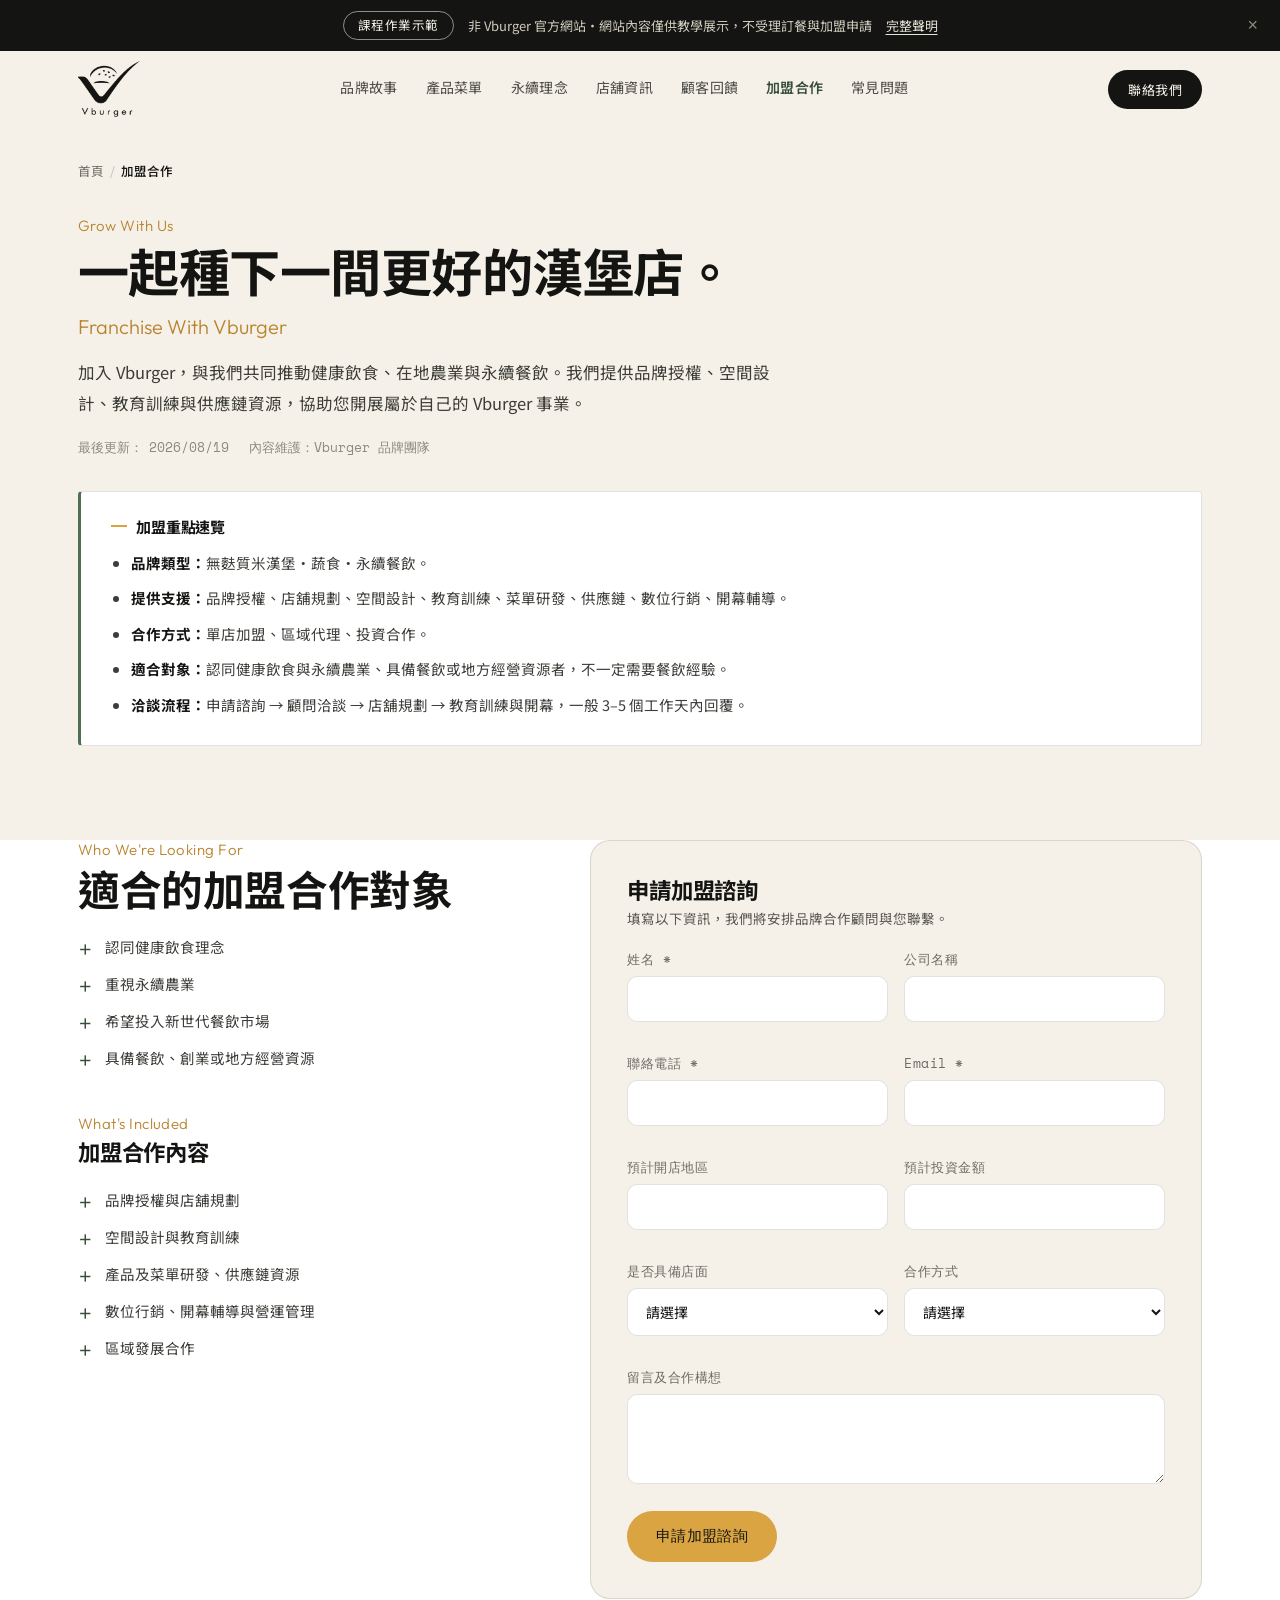
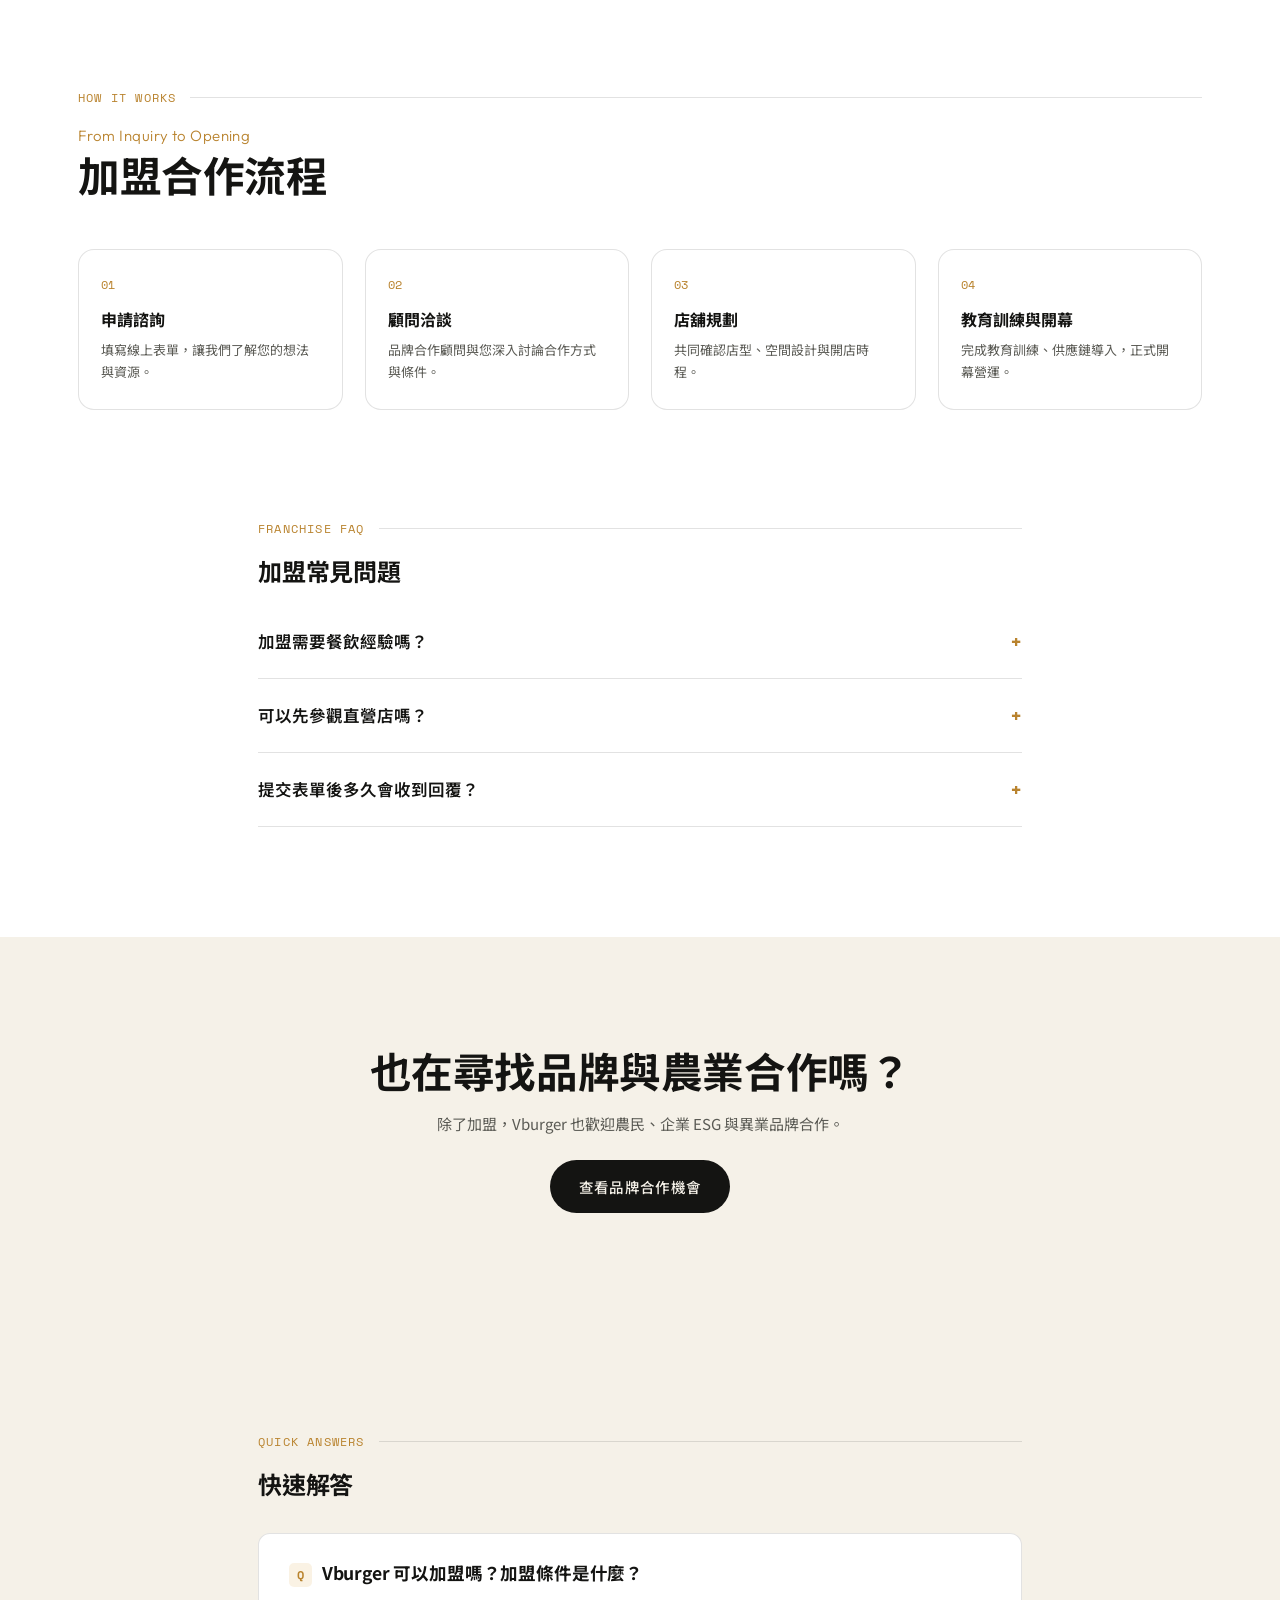
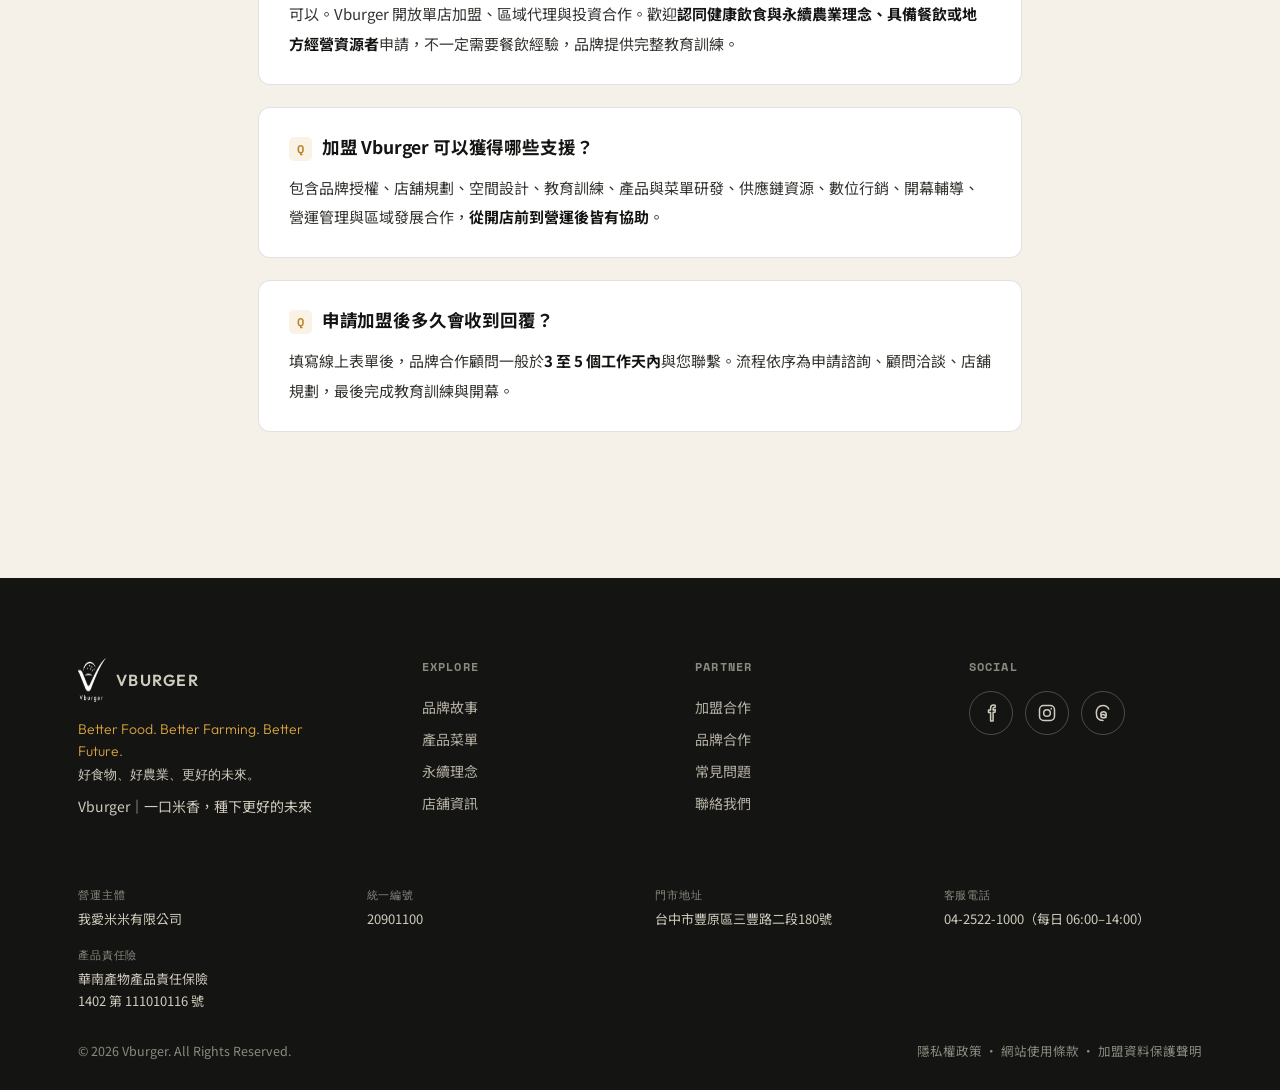
<file: franchise.html>
<!DOCTYPE html>
<html lang="zh-Hant-TW">
<head>
<meta charset="UTF-8">
<meta name="viewport" content="width=device-width, initial-scale=1.0">
<!-- Google tag (gtag.js) -->
<script async src="https://www.googletagmanager.com/gtag/js?id=G-0RY146CX2V"></script>
<script>
  window.dataLayer = window.dataLayer || [];
  function gtag(){dataLayer.push(arguments);}
  gtag('js', new Date());

  gtag('config', 'G-0RY146CX2V');
</script>
<title>加盟合作｜Vburger 無麩質米漢堡加盟事業</title>
<meta name="description" content="Vburger 開放單店加盟、區域代理與投資合作，提供品牌授權、店舖規劃、空間設計、教育訓練、菜單研發與供應鏈支援。不一定需要餐飲經驗，申請後 3–5 個工作天內回覆。">
<link rel="canonical" href="https://www.vburger.com.tw/franchise.html">
<meta name="robots" content="index, follow">
<meta property="og:type" content="website">
<meta property="og:site_name" content="Vburger">
<meta property="og:title" content="加盟合作｜Vburger 無麩質米漢堡加盟事業">
<meta property="og:description" content="Vburger 開放單店加盟、區域代理與投資合作，提供品牌授權、店舖規劃、空間設計、教育訓練、菜單研發與供應鏈支援。">
<meta property="og:url" content="https://www.vburger.com.tw/franchise.html">
<meta property="og:image" content="https://www.vburger.com.tw/assets/logo.png">
<meta property="og:locale" content="zh_TW">
<meta name="twitter:card" content="summary_large_image">
<link rel="icon" href="assets/logo.png" type="image/png">
<link rel="preconnect" href="https://fonts.googleapis.com">
<link href="https://fonts.googleapis.com/css2?family=Outfit:wght@300;400;500;600;700&family=Noto+Sans+TC:wght@300;400;500;700;900&family=Space+Mono:wght@400;700&display=swap" rel="stylesheet">
<link rel="stylesheet" href="assets/css/styles.css">
<script type="application/ld+json">
{
  "@context": "https://schema.org",
  "@type": "BreadcrumbList",
  "itemListElement": [
    {"@type":"ListItem","position":1,"name":"首頁","item":"https://www.vburger.com.tw/"},
    {"@type":"ListItem","position":2,"name":"加盟合作","item":"https://www.vburger.com.tw/franchise.html"}
  ]
}
</script>
<script type="application/ld+json">
{
  "@context": "https://schema.org",
  "@type": "Service",
  "serviceType": "餐飲加盟",
  "name": "Vburger 加盟合作",
  "provider": {"@type":"Organization","name":"Vburger"},
  "areaServed": "TW",
  "description": "Vburger 提供品牌授權、店舖規劃、空間設計、教育訓練、產品及菜單研發、供應鏈資源、數位行銷、開幕輔導與營運管理等加盟合作內容。"
}
</script>
<script type="application/ld+json">
{
  "@context": "https://schema.org",
  "@type": "Organization",
  "name": "Vburger",
  "legalName": "我愛米米有限公司",
  "taxID": "20901100",
  "url": "https://www.vburger.com.tw/",
  "logo": "https://www.vburger.com.tw/assets/logo.png",
  "telephone": "+886-4-2522-1000",
  "address": {
    "@type": "PostalAddress",
    "streetAddress": "三豐路二段180號",
    "addressLocality": "豐原區",
    "addressRegion": "台中市",
    "addressCountry": "TW"
  },
  "slogan": "Vburger｜一口米香，種下更好的未來",
  "potentialAction": [
    {
      "@type": "CommunicateAction",
      "name": "聯絡客服",
      "target": {
        "@type": "EntryPoint",
        "urlTemplate": "tel:+886425221000",
        "inLanguage": "zh-Hant-TW"
      }
    },
    {
      "@type": "ApplyAction",
      "name": "申請加盟諮詢",
      "target": {
        "@type": "EntryPoint",
        "urlTemplate": "https://www.vburger.com.tw/franchise.html#franchiseForm",
        "actionPlatform": [
          "https://schema.org/DesktopWebPlatform",
          "https://schema.org/MobileWebPlatform"
        ]
      },
      "result": {
        "@type": "Reservation",
        "name": "加盟顧問聯繫（3–5 個工作天內回覆）"
      }
    },
    {
      "@type": "CommunicateAction",
      "name": "送出聯絡訊息",
      "target": {
        "@type": "EntryPoint",
        "urlTemplate": "https://www.vburger.com.tw/contact.html#contactForm"
      }
    }
  ]
}
</script>
<script type="application/ld+json">
{
  "@context": "https://schema.org",
  "@type": "WebPage",
  "name": "加盟合作",
  "url": "https://www.vburger.com.tw/franchise.html",
  "inLanguage": "zh-Hant-TW",
  "datePublished": "2026-07-15",
  "dateModified": "2026-08-19",
  "isPartOf": {
    "@type": "WebSite",
    "name": "Vburger",
    "url": "https://www.vburger.com.tw/"
  },
  "publisher": {
    "@type": "Organization",
    "name": "Vburger",
    "legalName": "我愛米米有限公司"
  },
  "speakable": {
    "@type": "SpeakableSpecification",
    "cssSelector": [
      ".takeaways",
      ".answer-box",
      "h1"
    ]
  }
}
</script>
<!-- ==========================================================================
     數據追蹤

     ✅ Google Analytics 4（G-0RY146CX2V）已安裝並啟用，位於本檔案標頭區開頭。
        單檔版另有 SPA 路由追蹤，切換頁面時會送出 page_view 事件。

     ⬜ Google Search Console 尚未驗證。
        前往 https://search.google.com/search-console 新增資源後，
        選擇「HTML 標記」驗證方式，將驗證碼填入下方 content 並移除註解符號。

     注意：Claude 發布的網址（claude.ai/public/artifacts/...）無法通過
     Search Console 網域驗證，需使用自有網域或 Netlify / Cloudflare Pages
     等可驗證的主機。
     ========================================================================== -->

<!-- Google Search Console 驗證（取得驗證碼後移除本行註解符號）
<meta name="google-site-verification" content="請填入驗證碼">
-->

<script type="application/ld+json">
{
  "@context": "https://schema.org",
  "@type": "FAQPage",
  "mainEntity": [
    {
      "@type": "Question",
      "name": "Vburger 可以加盟嗎？加盟條件是什麼？",
      "acceptedAnswer": {
        "@type": "Answer",
        "text": "可以。Vburger 開放單店加盟、區域代理與投資合作。歡迎認同健康飲食與永續農業理念、具備餐飲或地方經營資源者申請，不一定需要餐飲經驗，品牌提供完整教育訓練。"
      }
    },
    {
      "@type": "Question",
      "name": "加盟 Vburger 可以獲得哪些支援？",
      "acceptedAnswer": {
        "@type": "Answer",
        "text": "包含品牌授權、店舖規劃、空間設計、教育訓練、產品與菜單研發、供應鏈資源、數位行銷、開幕輔導、營運管理與區域發展合作，從開店前到營運後皆有協助。"
      }
    },
    {
      "@type": "Question",
      "name": "申請加盟後多久會收到回覆？",
      "acceptedAnswer": {
        "@type": "Answer",
        "text": "填寫線上表單後，品牌合作顧問一般於3 至 5 個工作天內與您聯繫。流程依序為申請諮詢、顧問洽談、店舖規劃，最後完成教育訓練與開幕。"
      }
    }
  ]
}
</script>
</head>
<body>
<a href="#main" class="skip-link">跳到主要內容</a>

<div class="demo-banner" id="demoBanner" role="region" aria-label="網站性質聲明">
  <span class="db-badge">課程作業示範</span>
  <span class="db-text">非 Vburger 官方網站・網站內容僅供教學展示，不受理訂餐與加盟申請</span>
  <a href="index.html#demo-disclaimer" class="db-link">完整聲明</a>
  <button type="button" class="db-close" id="demoBannerClose" aria-label="關閉聲明橫幅">&times;</button>
</div>


<header class="site-header" id="siteHeader">
  <div class="nav-inner">
    <a href="index.html" class="nav-logo">
      <img src="assets/logo.png" alt="Vburger 品牌標誌" width="30" height="30">
      <span>VBURGER</span>
    </a>
    <nav class="links" aria-label="主要導覽">
      <a href="brand-story.html">品牌故事</a>
      <a href="menu.html">產品菜單</a>
      <a href="sustainability.html">永續理念</a>
      <a href="stores.html">店舖資訊</a>
      <a href="reviews.html">顧客回饋</a>
      <a href="franchise.html" aria-current="page">加盟合作</a>
      <a href="faq.html">常見問題</a>
    </nav>
    <a href="contact.html" class="nav-cta">聯絡我們</a>
    <button class="burger" id="burgerBtn" aria-label="開啟選單" aria-expanded="false" aria-controls="mobileMenu">
      <span></span><span></span><span></span>
    </button>
  </div>
</header>

<div class="mobile-menu" id="mobileMenu">
  <a href="brand-story.html">品牌故事</a>
  <a href="menu.html">產品菜單</a>
  <a href="sustainability.html">永續理念</a>
  <a href="stores.html">店舖資訊</a>
  <a href="reviews.html">顧客回饋</a>
  <a href="franchise.html" aria-current="page">加盟合作</a>
  <a href="partners.html">品牌合作</a>
        <a href="reviews.html">顧客回饋</a>
  <a href="faq.html">常見問題</a>
  <a href="contact.html">聯絡我們</a>
</div>

<nav class="breadcrumbs" aria-label="麵包屑導覽">
  <a href="index.html">首頁</a><span class="sep">/</span><span class="current">加盟合作</span>
</nav>

<main id="main">

<section class="page-hero">
  <div class="wrap">
    <div class="section-sub">Grow With Us</div>
    <h1>一起種下一間更好的漢堡店。</h1>
    <div class="en-line">Franchise With Vburger</div>
    <p class="lead">加入 Vburger，與我們共同推動健康飲食、在地農業與永續餐飲。我們提供品牌授權、空間設計、教育訓練與供應鏈資源，協助您開展屬於自己的 Vburger 事業。</p>
    <div class="page-meta">
      <span>最後更新：<time datetime="2026-08-19">2026/08/19</time></span>
      <span>內容維護：Vburger 品牌團隊</span>
    </div>

    <div class="takeaways">
      <h2>加盟重點速覽</h2>
      <ul>
        <li><strong>品牌類型：</strong>無麩質米漢堡・蔬食・永續餐飲。</li>
        <li><strong>提供支援：</strong>品牌授權、店舖規劃、空間設計、教育訓練、菜單研發、供應鏈、數位行銷、開幕輔導。</li>
        <li><strong>合作方式：</strong>單店加盟、區域代理、投資合作。</li>
        <li><strong>適合對象：</strong>認同健康飲食與永續農業、具備餐飲或地方經營資源者，不一定需要餐飲經驗。</li>
        <li><strong>洽談流程：</strong>申請諮詢 → 顧問洽談 → 店舖規劃 → 教育訓練與開幕，一般 3–5 個工作天內回覆。</li>
      </ul>
    </div>
  </div>
</section>

<section style="background:var(--white); padding-top:0;">
  <div class="wrap">
    <div class="fr-grid">
      <div class="reveal">
        <div class="section-sub">Who We're Looking For</div>
        <h2 class="section-title">適合的加盟合作對象</h2>
        <div class="fr-list">
          <div class="fr-item"><span class="chk">＋</span>認同健康飲食理念</div>
          <div class="fr-item"><span class="chk">＋</span>重視永續農業</div>
          <div class="fr-item"><span class="chk">＋</span>希望投入新世代餐飲市場</div>
          <div class="fr-item"><span class="chk">＋</span>具備餐飲、創業或地方經營資源</div>
        </div>

        <div class="section-sub" style="margin-top:44px;">What's Included</div>
        <h2 class="section-title" style="font-size:1.4rem;">加盟合作內容</h2>
        <div class="fr-list">
          <div class="fr-item"><span class="chk">＋</span>品牌授權與店舖規劃</div>
          <div class="fr-item"><span class="chk">＋</span>空間設計與教育訓練</div>
          <div class="fr-item"><span class="chk">＋</span>產品及菜單研發、供應鏈資源</div>
          <div class="fr-item"><span class="chk">＋</span>數位行銷、開幕輔導與營運管理</div>
          <div class="fr-item"><span class="chk">＋</span>區域發展合作</div>
        </div>
      </div>

      <div class="reveal">
        <div class="form-card">
          <h2 style="font-size:1.4rem; margin-bottom:6px;">申請加盟諮詢</h2>
          <p style="font-size:13.5px; color:#5a5a54; margin-bottom:22px;">填寫以下資訊，我們將安排品牌合作顧問與您聯繫。</p>
          <form id="franchiseForm" name="franchise-inquiry" data-validate novalidate
                method="post" action="#franchise-submitted"
                aria-label="加盟諮詢申請表單" data-agent-action="submit-franchise-inquiry">
            <div class="form-grid">
              <div class="field"><label for="fName">姓名 *</label><input id="fName" name="name" required autocomplete="name" aria-required="true" aria-describedby="fName-err"><div class="err" id="fName-err" role="alert" aria-live="polite">請填寫姓名</div></div>
              <div class="field"><label for="fCompany">公司名稱</label><input id="fCompany" name="company" autocomplete="organization"></div>
              <div class="field"><label for="fPhone">聯絡電話 *</label><input id="fPhone" name="phone" required autocomplete="tel" inputmode="tel" type="tel" aria-required="true" aria-describedby="fPhone-err"><div class="err" id="fPhone-err" role="alert" aria-live="polite">請填寫聯絡電話</div></div>
              <div class="field"><label for="fEmail">Email *</label><input id="fEmail" type="email" name="email" required autocomplete="email" aria-required="true" aria-describedby="fEmail-err"><div class="err" id="fEmail-err" role="alert" aria-live="polite">請填寫有效 Email</div></div>
              <div class="field"><label for="fArea">預計開店地區</label><input id="fArea" name="area" autocomplete="address-level2"></div>
              <div class="field"><label for="fBudget">預計投資金額</label><input id="fBudget" name="budget" autocomplete="off"></div>
              <div class="field"><label for="fSpace">是否具備店面</label>
                <select id="fSpace" name="space" autocomplete="off"><option value="">請選擇</option><option>已有店面</option><option>尋找中</option><option>尚未確定</option></select>
              </div>
              <div class="field"><label for="fMode">合作方式</label>
                <select id="fMode" name="mode" autocomplete="off"><option value="">請選擇</option><option>單店加盟</option><option>區域代理</option><option>投資合作</option></select>
              </div>
              <div class="field full"><label for="fMsg">留言及合作構想</label><textarea id="fMsg" name="message" autocomplete="off"></textarea></div>
            </div>
            <button type="submit" class="btn btn-gold" style="margin-top:6px;" data-agent-action="submit-franchise-inquiry">申請加盟諮詢</button>
            <div class="form-msg" role="status" aria-live="polite">謝謝您對 Vburger 的認同，我們將安排品牌合作顧問與您聯繫。</div>
          </form>
        </div>
      </div>
    </div>

    <div class="label-row" style="margin-top:90px;"><span class="num">HOW IT WORKS</span><span class="rule"></span></div>
    <div class="section-sub">From Inquiry to Opening</div>
    <h2 class="section-title">加盟合作流程</h2>
    <div class="fr-steps">
      <div class="fr-step reveal"><div class="n">01</div><h4>申請諮詢</h4><p>填寫線上表單，讓我們了解您的想法與資源。</p></div>
      <div class="fr-step reveal"><div class="n">02</div><h4>顧問洽談</h4><p>品牌合作顧問與您深入討論合作方式與條件。</p></div>
      <div class="fr-step reveal"><div class="n">03</div><h4>店舖規劃</h4><p>共同確認店型、空間設計與開店時程。</p></div>
      <div class="fr-step reveal"><div class="n">04</div><h4>教育訓練與開幕</h4><p>完成教育訓練、供應鏈導入，正式開幕營運。</p></div>
    </div>
  </div>
</section>

<section style="background:var(--white); padding-top:0;">
  <div class="wrap-narrow">
    <div class="label-row"><span class="num">FRANCHISE FAQ</span><span class="rule"></span></div>
    <h2 class="section-title" style="font-size:1.5rem;">加盟常見問題</h2>
    <div class="faq-list">
      <details class="faq-item">
        <summary>加盟需要餐飲經驗嗎？</summary>
        <div class="a">不一定需要。我們提供完整教育訓練與開幕輔導，具備創業熱情、認同品牌理念並有地方經營資源者皆歡迎申請洽談。</div>
      </details>
      <details class="faq-item">
        <summary>可以先參觀直營店嗎？</summary>
        <div class="a">可以，歡迎先至台中豐原概念店（台中市豐原區三豐路二段180號，每日 06:00–14:00）實際體驗產品與營運模式，再與品牌顧問洽談。</div>
      </details>
      <details class="faq-item">
        <summary>提交表單後多久會收到回覆？</summary>
        <div class="a">我們收到申請後會安排品牌合作顧問與您聯繫，一般於 3–5 個工作天內回覆。</div>
      </details>
    </div>
  </div>
</section>

<section style="background:var(--cream); text-align:center;">
  <div class="wrap">
    <h2 class="section-title">也在尋找品牌與農業合作嗎？</h2>
    <p style="font-size:15px; color:#5a5a54; margin-bottom:26px;">除了加盟，Vburger 也歡迎農民、企業 ESG 與異業品牌合作。</p>
    <a href="partners.html" class="btn btn-primary">查看品牌合作機會</a>
  </div>
</section>

<section style="background:var(--cream);" id="franchise-aeo">
  <div class="wrap-narrow">
    <div class="label-row"><span class="num">QUICK ANSWERS</span><span class="rule"></span></div>
    <h2 class="section-title" style="font-size:1.5rem;">快速解答</h2>
    <div class="aeo">
      <div class="aeo-item">
        <h2>Vburger 可以加盟嗎？加盟條件是什麼？</h2>
        <p class="aeo-answer">可以。Vburger 開放單店加盟、區域代理與投資合作。歡迎<strong>認同健康飲食與永續農業理念、具備餐飲或地方經營資源者</strong>申請，不一定需要餐飲經驗，品牌提供完整教育訓練。</p>
      </div>
      <div class="aeo-item">
        <h2>加盟 Vburger 可以獲得哪些支援？</h2>
        <p class="aeo-answer">包含品牌授權、店舖規劃、空間設計、教育訓練、產品與菜單研發、供應鏈資源、數位行銷、開幕輔導、營運管理與區域發展合作，<strong>從開店前到營運後皆有協助</strong>。</p>
      </div>
      <div class="aeo-item">
        <h2>申請加盟後多久會收到回覆？</h2>
        <p class="aeo-answer">填寫線上表單後，品牌合作顧問一般於<strong>3 至 5 個工作天內</strong>與您聯繫。流程依序為申請諮詢、顧問洽談、店舖規劃，最後完成教育訓練與開幕。</p>
      </div>
    </div>
  </div>
</section>

</main>

<footer class="site-footer">
  <div class="wrap">
    <div class="footer-top">
      <div>
        <div class="footer-logo"><img src="assets/logo.png" alt="Vburger 品牌標誌" width="28" height="28"><span class="en" style="font-weight:600; letter-spacing:0.08em;">VBURGER</span></div>
        <div class="footer-tag">Better Food. Better Farming. Better Future.<br><span style="color:#cfcbbd; font-size:13px;">好食物、好農業、更好的未來。</span></div><div class="footer-slogan">Vburger｜一口米香，種下更好的未來</div>
      </div>
      <div class="footer-col">
        <h5>Explore</h5>
        <a href="brand-story.html">品牌故事</a>
        <a href="menu.html">產品菜單</a>
        <a href="sustainability.html">永續理念</a>
        <a href="stores.html">店舖資訊</a>
      </div>
      <div class="footer-col">
        <h5>Partner</h5>
        <a href="franchise.html">加盟合作</a>
        <a href="partners.html">品牌合作</a>
        <a href="faq.html">常見問題</a>
        <a href="contact.html">聯絡我們</a>
      </div>
      <div class="footer-col">
        <h5>Social</h5>
        <div class="footer-social">
          <a href="#" class="social-icon" aria-label="Vburger Facebook" target="_blank" rel="noopener"><svg viewBox="0 0 24 24" width="20" height="20" fill="none" stroke="currentColor" stroke-width="1.8" stroke-linecap="round" stroke-linejoin="round" aria-hidden="true"><path d="M14.5 8.5V6.8c0-.8.4-1.3 1.4-1.3H17V2.6c-.4-.05-1.2-.1-2-.1-2.1 0-3.5 1.3-3.5 3.6v2.4H9v3h2.5V21.5h3V11h2.3l.4-3z"/></svg></a>
          <a href="#" class="social-icon" aria-label="Vburger Instagram" target="_blank" rel="noopener"><svg viewBox="0 0 24 24" width="20" height="20" fill="none" stroke="currentColor" stroke-width="1.8" stroke-linecap="round" stroke-linejoin="round" aria-hidden="true"><rect x="3" y="3" width="18" height="18" rx="5"/><circle cx="12" cy="12" r="4"/><circle cx="17.2" cy="6.8" r="1" fill="currentColor" stroke="none"/></svg></a>
          <a href="#" class="social-icon" aria-label="Vburger Threads" target="_blank" rel="noopener"><svg viewBox="0 0 24 24" width="20" height="20" fill="none" stroke="currentColor" stroke-width="1.8" stroke-linecap="round" stroke-linejoin="round" aria-hidden="true"><path d="M12 21c-4.9 0-8-3.4-8-9s3.1-9 8-9c3.4 0 5.7 1.6 6.9 4.2"/><path d="M9.2 13.2c.3-1.8 1.7-2.8 3.4-2.8 2 0 3.3 1.3 3.3 3.6 0 2.5-1.8 3.8-3.8 3.8-1.6 0-2.6-.9-2.6-2.1 0-1.1.9-1.9 2.3-1.9 2.1 0 3.6 1.4 3.9 3.5"/></svg></a>
        </div>
      </div>
    </div>
    <div class="footer-company">
      <dl>
        <dt>營運主體</dt>
        <dd>我愛米米有限公司</dd>
      </dl>
      <dl>
        <dt>統一編號</dt>
        <dd>20901100</dd>
      </dl>
      <dl>
        <dt>門市地址</dt>
        <dd>台中市豐原區三豐路二段180號</dd>
      </dl>
      <dl>
        <dt>客服電話</dt>
        <dd><a href="tel:+886425221000">04-2522-1000</a>（每日 06:00–14:00）</dd>
      </dl>
      <dl>
        <dt>產品責任險</dt>
        <dd>華南產物產品責任保險<br>1402 第 111010116 號</dd>
      </dl>
    </div>
    <div class="footer-bottom">
      <span>© 2026 Vburger. All Rights Reserved.</span>
      <span><a href="#">隱私權政策</a> · <a href="#">網站使用條款</a> · <a href="#">加盟資料保護聲明</a></span>
    </div>
  </div>
</footer>

<script src="assets/js/main.js"></script>
</body>
</html>
</file>
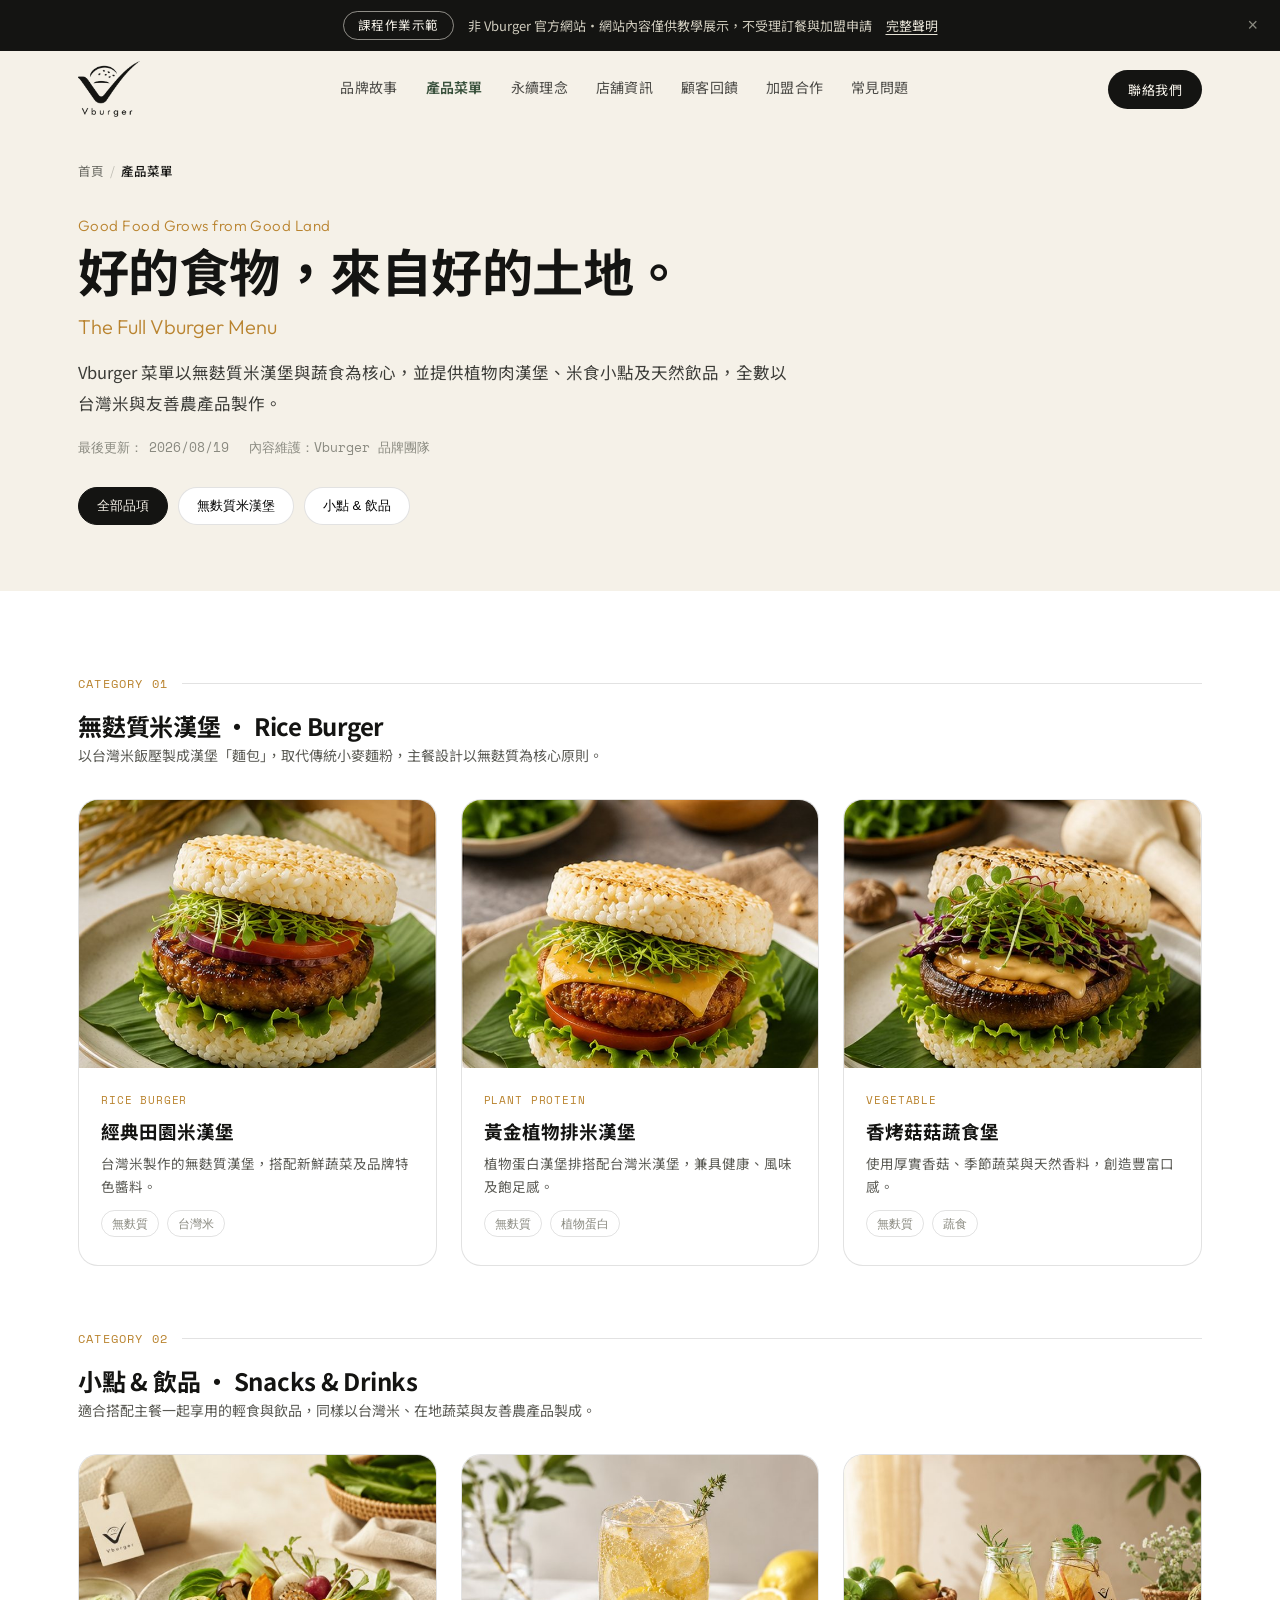
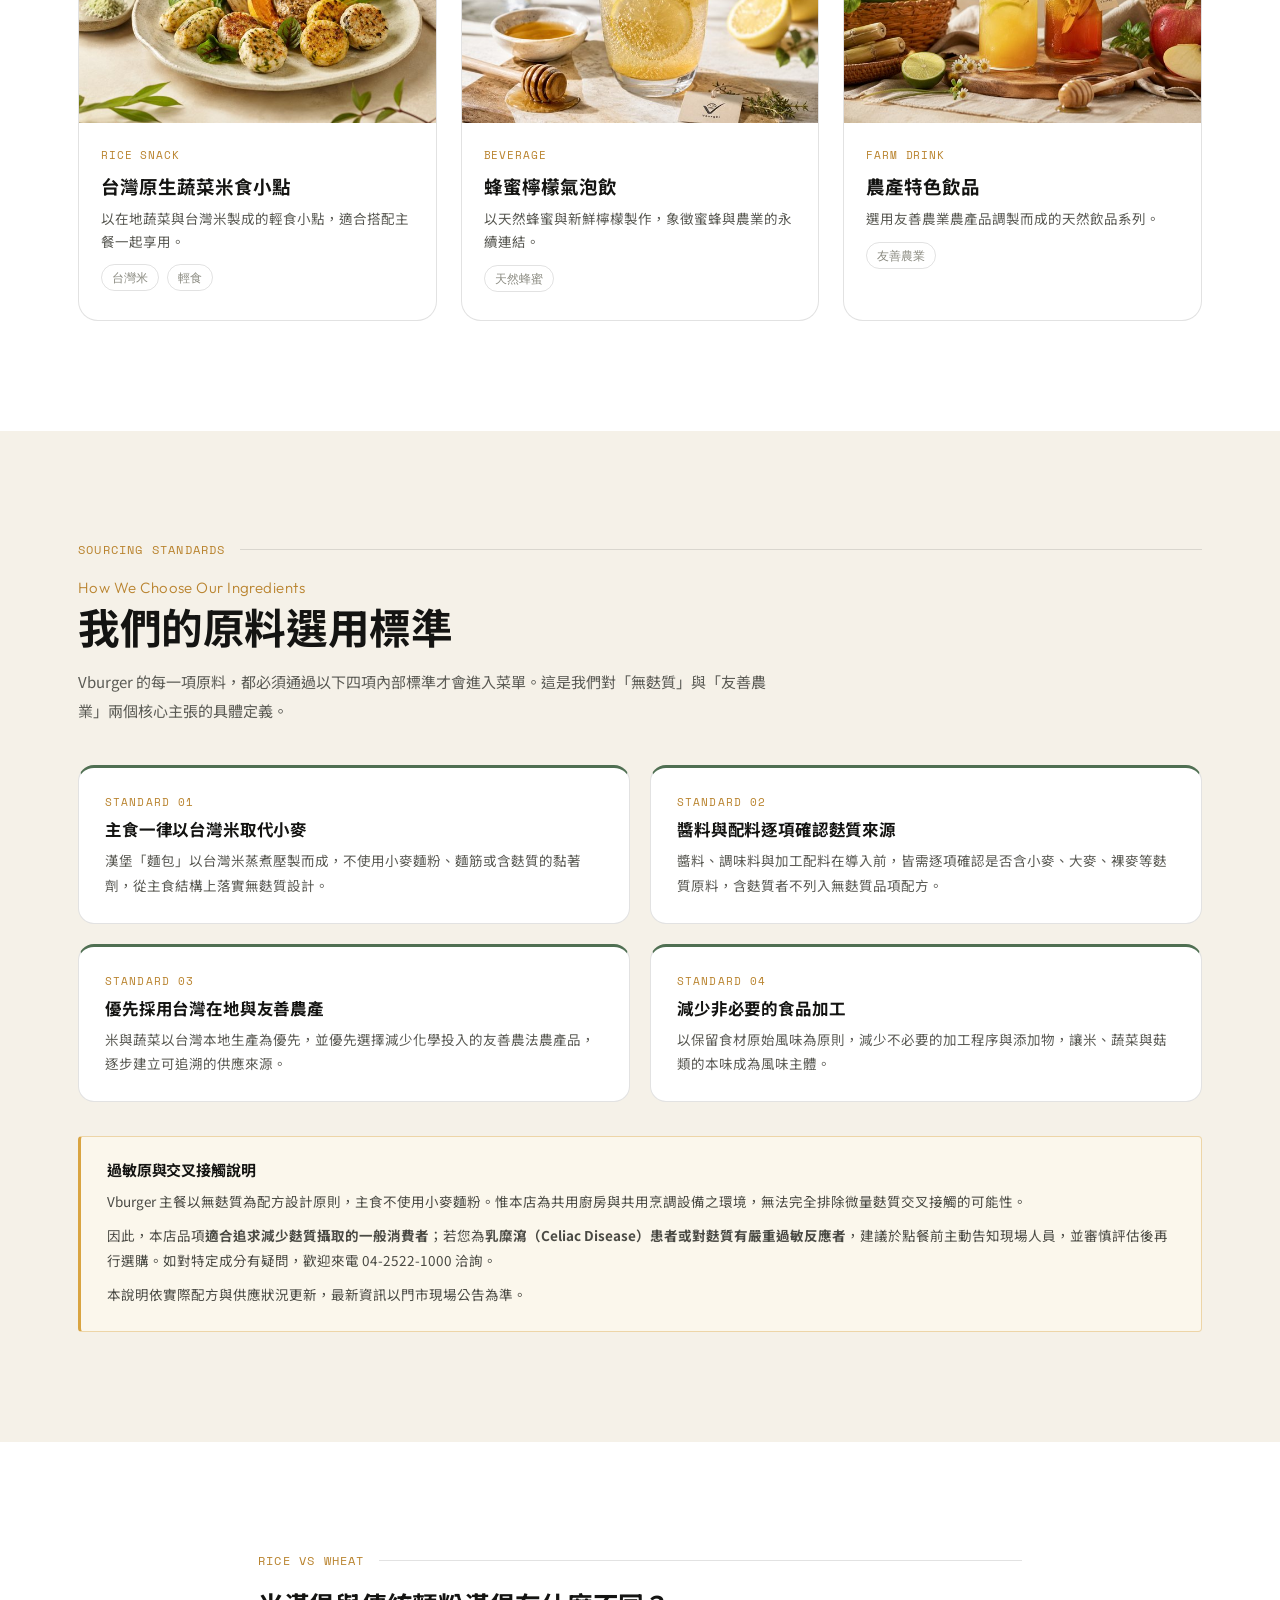
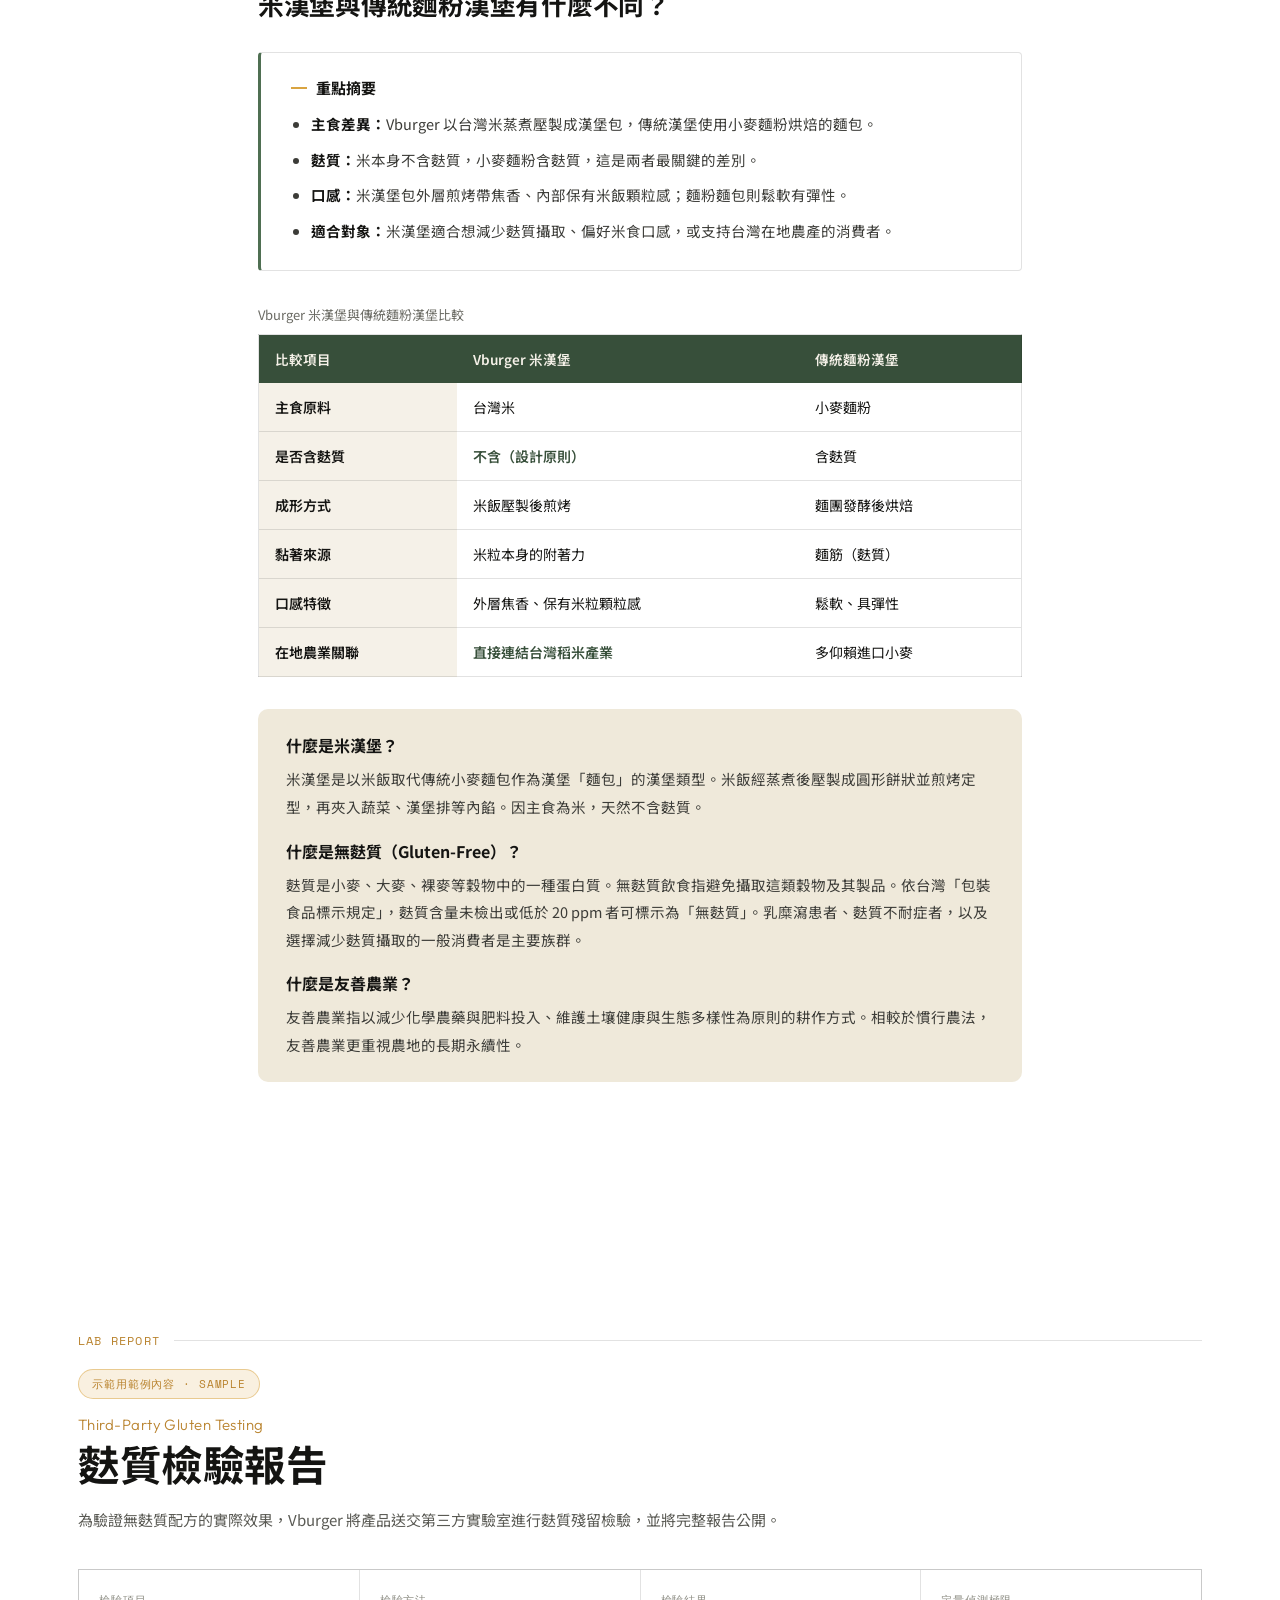
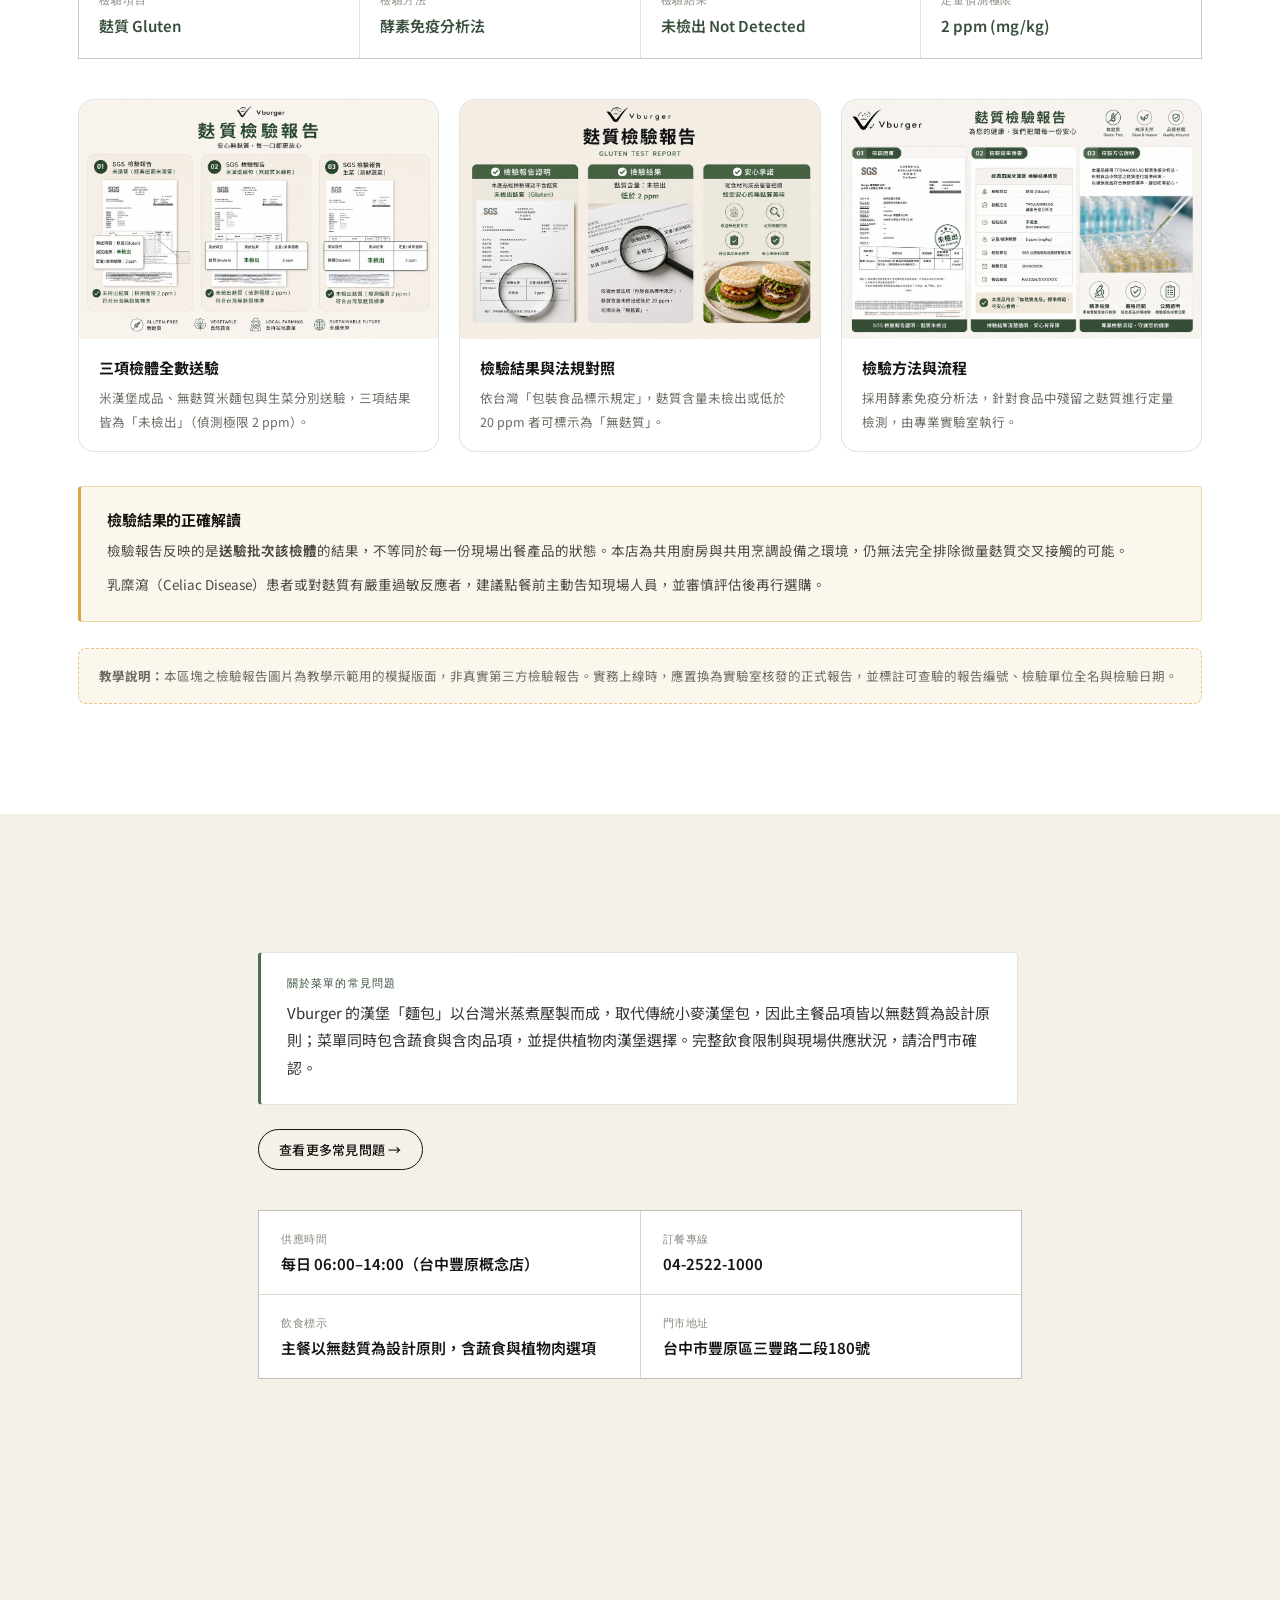
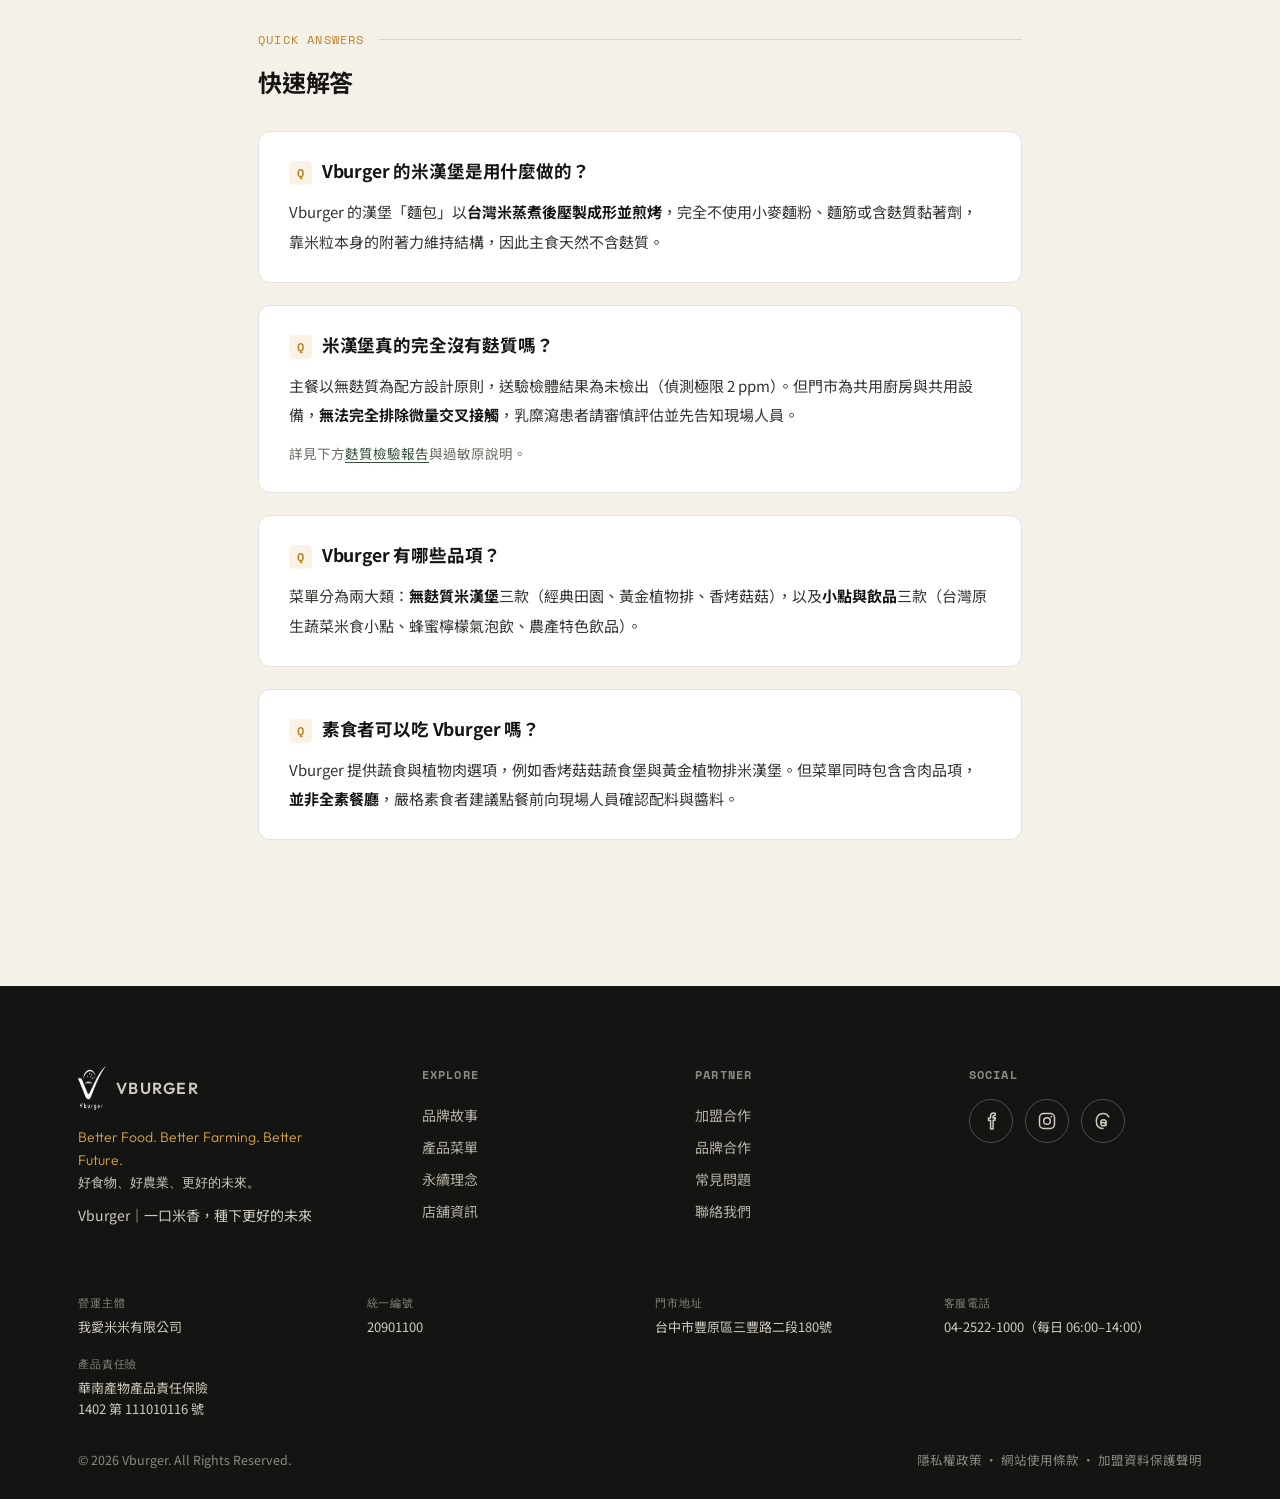
<file: menu.html>
<!DOCTYPE html>
<html lang="zh-Hant-TW">
<head>
<meta charset="UTF-8">
<meta name="viewport" content="width=device-width, initial-scale=1.0">
<!-- Google tag (gtag.js) -->
<script async src="https://www.googletagmanager.com/gtag/js?id=G-0RY146CX2V"></script>
<script>
  window.dataLayer = window.dataLayer || [];
  function gtag(){dataLayer.push(arguments);}
  gtag('js', new Date());

  gtag('config', 'G-0RY146CX2V');
</script>
<title>產品菜單｜Vburger 無麩質米漢堡・小點・飲品全菜單</title>
<meta name="description" content="Vburger 菜單分為無麩質米漢堡三款（經典田園、黃金植物排、香烤菇菇）與小點飲品三款。漢堡包以台灣米蒸煮壓製，送驗麩質未檢出（偵測極限 2 ppm），惟共用廚房無法完全排除交叉接觸。">
<link rel="canonical" href="https://www.vburger.com.tw/menu.html">
<meta name="robots" content="index, follow">
<meta property="og:type" content="website">
<meta property="og:site_name" content="Vburger">
<meta property="og:title" content="產品菜單｜Vburger 無麩質米漢堡・蔬食・飲品全菜單">
<meta property="og:description" content="Vburger 菜單分為無麩質米漢堡三款（經典田園、黃金植物排、香烤菇菇）與小點飲品三款。">
<meta property="og:url" content="https://www.vburger.com.tw/menu.html">
<meta property="og:image" content="https://www.vburger.com.tw/assets/logo.png">
<meta property="og:locale" content="zh_TW">
<meta name="twitter:card" content="summary_large_image">
<link rel="icon" href="assets/logo.png" type="image/png">
<link rel="preconnect" href="https://fonts.googleapis.com">
<link href="https://fonts.googleapis.com/css2?family=Outfit:wght@300;400;500;600;700&family=Noto+Sans+TC:wght@300;400;500;700;900&family=Space+Mono:wght@400;700&display=swap" rel="stylesheet">
<link rel="stylesheet" href="assets/css/styles.css">
<script type="application/ld+json">
{
  "@context": "https://schema.org",
  "@type": "BreadcrumbList",
  "itemListElement": [
    {"@type":"ListItem","position":1,"name":"首頁","item":"https://www.vburger.com.tw/"},
    {"@type":"ListItem","position":2,"name":"產品菜單","item":"https://www.vburger.com.tw/menu.html"}
  ]
}
</script>
<script type="application/ld+json">
{
  "@context": "https://schema.org",
  "@type": "Menu",
  "name": "Vburger 菜單",
  "inLanguage": "zh-Hant-TW",
  "hasMenuSection": [
    {
      "@type": "MenuSection",
      "name": "無麩質米漢堡",
      "hasMenuItem": [
        {
          "@type": "MenuItem",
          "name": "經典田園米漢堡",
          "description": "台灣米製作的無麩質漢堡，搭配新鮮蔬菜及品牌特色醬料。",
          "suitableForDiet": "https://schema.org/GlutenFreeDiet"
        },
        {
          "@type": "MenuItem",
          "name": "黃金植物排米漢堡",
          "description": "植物蛋白漢堡排搭配台灣米漢堡，兼具健康、風味及飽足感。",
          "suitableForDiet": "https://schema.org/GlutenFreeDiet"
        },
        {
          "@type": "MenuItem",
          "name": "香烤菇菇蔬食堡",
          "description": "使用厚實香菇、季節蔬菜與天然香料，創造豐富口感。",
          "suitableForDiet": [
            "https://schema.org/GlutenFreeDiet",
            "https://schema.org/VegetarianDiet"
          ]
        }
      ]
    },
    {
      "@type": "MenuSection",
      "name": "小點 & 飲品",
      "hasMenuItem": [
        {
          "@type": "MenuItem",
          "name": "台灣原生蔬菜米食小點",
          "description": "以在地蔬菜與台灣米製成的輕食小點，適合搭配主餐一起享用。",
          "suitableForDiet": "https://schema.org/VegetarianDiet"
        },
        {
          "@type": "MenuItem",
          "name": "蜂蜜檸檬氣泡飲",
          "description": "以天然蜂蜜與新鮮檸檬製作，象徵蜜蜂與農業的永續連結。"
        },
        {
          "@type": "MenuItem",
          "name": "農產特色飲品",
          "description": "選用友善農業農產品調製而成的天然飲品系列。"
        }
      ]
    }
  ]
}
</script>
<script type="application/ld+json">
{
  "@context": "https://schema.org",
  "@type": "Organization",
  "name": "Vburger",
  "legalName": "我愛米米有限公司",
  "taxID": "20901100",
  "url": "https://www.vburger.com.tw/",
  "logo": "https://www.vburger.com.tw/assets/logo.png",
  "telephone": "+886-4-2522-1000",
  "address": {
    "@type": "PostalAddress",
    "streetAddress": "三豐路二段180號",
    "addressLocality": "豐原區",
    "addressRegion": "台中市",
    "addressCountry": "TW"
  },
  "slogan": "Vburger｜一口米香，種下更好的未來",
  "potentialAction": [
    {
      "@type": "CommunicateAction",
      "name": "聯絡客服",
      "target": {
        "@type": "EntryPoint",
        "urlTemplate": "tel:+886425221000",
        "inLanguage": "zh-Hant-TW"
      }
    },
    {
      "@type": "ApplyAction",
      "name": "申請加盟諮詢",
      "target": {
        "@type": "EntryPoint",
        "urlTemplate": "https://www.vburger.com.tw/franchise.html#franchiseForm",
        "actionPlatform": [
          "https://schema.org/DesktopWebPlatform",
          "https://schema.org/MobileWebPlatform"
        ]
      },
      "result": {
        "@type": "Reservation",
        "name": "加盟顧問聯繫（3–5 個工作天內回覆）"
      }
    },
    {
      "@type": "CommunicateAction",
      "name": "送出聯絡訊息",
      "target": {
        "@type": "EntryPoint",
        "urlTemplate": "https://www.vburger.com.tw/contact.html#contactForm"
      }
    }
  ]
}
</script>
<!-- 教學示範用：檢驗報告為模擬版面，正式上線前應置換為實驗室核發之正式報告 -->
<script type="application/ld+json">
{
  "@context": "https://schema.org",
  "@type": "WebPage",
  "name": "產品菜單",
  "url": "https://www.vburger.com.tw/menu.html",
  "inLanguage": "zh-Hant-TW",
  "datePublished": "2026-07-15",
  "dateModified": "2026-08-19",
  "isPartOf": {
    "@type": "WebSite",
    "name": "Vburger",
    "url": "https://www.vburger.com.tw/"
  },
  "publisher": {
    "@type": "Organization",
    "name": "Vburger",
    "legalName": "我愛米米有限公司"
  },
  "speakable": {
    "@type": "SpeakableSpecification",
    "cssSelector": [
      ".takeaways",
      ".answer-box",
      "h1"
    ]
  }
}
</script>
<!-- ==========================================================================
     數據追蹤

     ✅ Google Analytics 4（G-0RY146CX2V）已安裝並啟用，位於本檔案標頭區開頭。
        單檔版另有 SPA 路由追蹤，切換頁面時會送出 page_view 事件。

     ⬜ Google Search Console 尚未驗證。
        前往 https://search.google.com/search-console 新增資源後，
        選擇「HTML 標記」驗證方式，將驗證碼填入下方 content 並移除註解符號。

     注意：Claude 發布的網址（claude.ai/public/artifacts/...）無法通過
     Search Console 網域驗證，需使用自有網域或 Netlify / Cloudflare Pages
     等可驗證的主機。
     ========================================================================== -->

<!-- Google Search Console 驗證（取得驗證碼後移除本行註解符號）
<meta name="google-site-verification" content="請填入驗證碼">
-->

<script type="application/ld+json">
{
  "@context": "https://schema.org",
  "@type": "FAQPage",
  "mainEntity": [
    {
      "@type": "Question",
      "name": "Vburger 的米漢堡是用什麼做的？",
      "acceptedAnswer": {
        "@type": "Answer",
        "text": "Vburger 的漢堡「麵包」以台灣米蒸煮後壓製成形並煎烤，完全不使用小麥麵粉、麵筋或含麩質黏著劑，靠米粒本身的附著力維持結構，因此主食天然不含麩質。"
      }
    },
    {
      "@type": "Question",
      "name": "米漢堡真的完全沒有麩質嗎？",
      "acceptedAnswer": {
        "@type": "Answer",
        "text": "主餐以無麩質為配方設計原則，送驗檢體結果為未檢出（偵測極限 2 ppm）。但門市為共用廚房與共用設備，無法完全排除微量交叉接觸，乳糜瀉患者請審慎評估並先告知現場人員。"
      }
    },
    {
      "@type": "Question",
      "name": "Vburger 有哪些品項？",
      "acceptedAnswer": {
        "@type": "Answer",
        "text": "菜單分為兩大類：無麩質米漢堡三款（經典田園、黃金植物排、香烤菇菇），以及小點與飲品三款（台灣原生蔬菜米食小點、蜂蜜檸檬氣泡飲、農產特色飲品）。"
      }
    },
    {
      "@type": "Question",
      "name": "素食者可以吃 Vburger 嗎？",
      "acceptedAnswer": {
        "@type": "Answer",
        "text": "Vburger 提供蔬食與植物肉選項，例如香烤菇菇蔬食堡與黃金植物排米漢堡。但菜單同時包含含肉品項，並非全素餐廳，嚴格素食者建議點餐前向現場人員確認配料與醬料。"
      }
    }
  ]
}
</script>
</head>
<body>
<a href="#main" class="skip-link">跳到主要內容</a>

<div class="demo-banner" id="demoBanner" role="region" aria-label="網站性質聲明">
  <span class="db-badge">課程作業示範</span>
  <span class="db-text">非 Vburger 官方網站・網站內容僅供教學展示，不受理訂餐與加盟申請</span>
  <a href="index.html#demo-disclaimer" class="db-link">完整聲明</a>
  <button type="button" class="db-close" id="demoBannerClose" aria-label="關閉聲明橫幅">&times;</button>
</div>


<header class="site-header" id="siteHeader">
  <div class="nav-inner">
    <a href="index.html" class="nav-logo">
      <img src="assets/logo.png" alt="Vburger 品牌標誌" width="30" height="30">
      <span>VBURGER</span>
    </a>
    <nav class="links" aria-label="主要導覽">
      <a href="brand-story.html">品牌故事</a>
      <a href="menu.html" aria-current="page">產品菜單</a>
      <a href="sustainability.html">永續理念</a>
      <a href="stores.html">店舖資訊</a>
      <a href="reviews.html">顧客回饋</a>
      <a href="franchise.html">加盟合作</a>
      <a href="faq.html">常見問題</a>
    </nav>
    <a href="contact.html" class="nav-cta">聯絡我們</a>
    <button class="burger" id="burgerBtn" aria-label="開啟選單" aria-expanded="false" aria-controls="mobileMenu">
      <span></span><span></span><span></span>
    </button>
  </div>
</header>

<div class="mobile-menu" id="mobileMenu">
  <a href="brand-story.html">品牌故事</a>
  <a href="menu.html" aria-current="page">產品菜單</a>
  <a href="sustainability.html">永續理念</a>
  <a href="stores.html">店舖資訊</a>
  <a href="reviews.html">顧客回饋</a>
  <a href="franchise.html">加盟合作</a>
  <a href="partners.html">品牌合作</a>
        <a href="reviews.html">顧客回饋</a>
  <a href="faq.html">常見問題</a>
  <a href="contact.html">聯絡我們</a>
</div>

<nav class="breadcrumbs" aria-label="麵包屑導覽">
  <a href="index.html">首頁</a><span class="sep">/</span><span class="current">產品菜單</span>
</nav>

<main id="main">

<section class="page-hero">
  <div class="wrap">
    <div class="section-sub">Good Food Grows from Good Land</div>
    <h1>好的食物，來自好的土地。</h1>
    <div class="en-line">The Full Vburger Menu</div>
    <p class="lead">Vburger 菜單以無麩質米漢堡與蔬食為核心，並提供植物肉漢堡、米食小點及天然飲品，全數以台灣米與友善農產品製作。</p>
    <div class="page-meta">
      <span>最後更新：<time datetime="2026-08-19">2026/08/19</time></span>
      <span>內容維護：Vburger 品牌團隊</span>
    </div>
    <div class="menu-filters">
      <button class="menu-filter active" data-filter="all">全部品項</button>
      <button class="menu-filter" data-filter="rice-burger">無麩質米漢堡</button>
      <button class="menu-filter" data-filter="snack-drink">小點 &amp; 飲品</button>
    </div>
  </div>
</section>

<section style="background:var(--white); padding-top:20px;">
  <div class="wrap">

    <div class="menu-category" data-menu-category="rice-burger">
      <div class="label-row"><span class="num">CATEGORY 01</span><span class="rule"></span></div>
      <h2>無麩質米漢堡 · Rice Burger</h2>
      <p style="font-size:14px; color:#5a5a54; max-width:620px; margin-bottom:6px;">以台灣米飯壓製成漢堡「麵包」，取代傳統小麥麵粉，主餐設計以無麩質為核心原則。</p>
      <div class="prod-grid">
        <div class="prod-card reveal">
          <div class="prod-media"><img src="assets/products/classic-rice-burger.jpg" alt="Vburger 經典田園米漢堡：台灣米漢堡包夾新鮮蔬菜與漢堡排" loading="lazy" width="640" height="480" style="width:100%;height:100%;object-fit:cover;"></div>
          <div class="prod-body">
            <div class="prod-tag">Rice Burger</div>
            <div class="prod-title">經典田園米漢堡</div>
            <div class="prod-desc">台灣米製作的無麩質漢堡，搭配新鮮蔬菜及品牌特色醬料。</div>
            <div class="prod-meta"><span>無麩質</span><span>台灣米</span></div>
          </div>
        </div>
        <div class="prod-card reveal">
          <div class="prod-media"><img src="assets/products/plant-protein-burger.jpg" alt="Vburger 黃金植物排米漢堡：植物蛋白漢堡排搭配台灣米漢堡" loading="lazy" width="640" height="480" style="width:100%;height:100%;object-fit:cover;"></div>
          <div class="prod-body">
            <div class="prod-tag">Plant Protein</div>
            <div class="prod-title">黃金植物排米漢堡</div>
            <div class="prod-desc">植物蛋白漢堡排搭配台灣米漢堡，兼具健康、風味及飽足感。</div>
            <div class="prod-meta"><span>無麩質</span><span>植物蛋白</span></div>
          </div>
        </div>
        <div class="prod-card reveal">
          <div class="prod-media"><img src="assets/products/mushroom-veggie-burger.jpg" alt="Vburger 香烤菇菇蔬食堡：厚實香菇與季節蔬菜米漢堡" loading="lazy" width="640" height="480" style="width:100%;height:100%;object-fit:cover;"></div>
          <div class="prod-body">
            <div class="prod-tag">Vegetable</div>
            <div class="prod-title">香烤菇菇蔬食堡</div>
            <div class="prod-desc">使用厚實香菇、季節蔬菜與天然香料，創造豐富口感。</div>
            <div class="prod-meta"><span>無麩質</span><span>蔬食</span></div>
          </div>
        </div>
      </div>
    </div>

    <div class="menu-category" data-menu-category="snack-drink">
      <div class="label-row"><span class="num">CATEGORY 02</span><span class="rule"></span></div>
      <h2>小點 &amp; 飲品 · Snacks &amp; Drinks</h2>
      <p style="font-size:14px; color:#5a5a54; max-width:620px; margin-bottom:6px;">適合搭配主餐一起享用的輕食與飲品，同樣以台灣米、在地蔬菜與友善農產品製成。</p>
      <div class="prod-grid">
        <div class="prod-card reveal">
          <div class="prod-media"><img src="assets/products/rice-snacks.jpg" alt="Vburger 台灣原生蔬菜米食小點拼盤" loading="lazy" width="640" height="480" style="width:100%;height:100%;object-fit:cover;"></div>
          <div class="prod-body">
            <div class="prod-tag">Rice Snack</div>
            <div class="prod-title">台灣原生蔬菜米食小點</div>
            <div class="prod-desc">以在地蔬菜與台灣米製成的輕食小點，適合搭配主餐一起享用。</div>
            <div class="prod-meta"><span>台灣米</span><span>輕食</span></div>
          </div>
        </div>
        <div class="prod-card reveal">
          <div class="prod-media"><img src="assets/products/honey-lemon-soda.jpg" alt="Vburger 蜂蜜檸檬氣泡飲：天然蜂蜜與新鮮檸檬" loading="lazy" width="640" height="480" style="width:100%;height:100%;object-fit:cover;"></div>
          <div class="prod-body">
            <div class="prod-tag">Beverage</div>
            <div class="prod-title">蜂蜜檸檬氣泡飲</div>
            <div class="prod-desc">以天然蜂蜜與新鮮檸檬製作，象徵蜜蜂與農業的永續連結。</div>
            <div class="prod-meta"><span>天然蜂蜜</span></div>
          </div>
        </div>
        <div class="prod-card reveal">
          <div class="prod-media"><img src="assets/products/farm-drinks.jpg" alt="Vburger 農產特色飲品：友善農業農產品調製的天然飲品" loading="lazy" width="640" height="480" style="width:100%;height:100%;object-fit:cover;"></div>
          <div class="prod-body">
            <div class="prod-tag">Farm Drink</div>
            <div class="prod-title">農產特色飲品</div>
            <div class="prod-desc">選用友善農業農產品調製而成的天然飲品系列。</div>
            <div class="prod-meta"><span>友善農業</span></div>
          </div>
        </div>
      </div>
    </div>

  </div>
</section>

<section style="background:var(--cream);">
  <div class="wrap">
    <div class="label-row"><span class="num">SOURCING STANDARDS</span><span class="rule"></span></div>
    <div class="section-sub">How We Choose Our Ingredients</div>
    <h2 class="section-title">我們的原料選用標準</h2>
    <p style="font-size:15px; color:#5a5a54; max-width:700px; line-height:1.9;">Vburger 的每一項原料，都必須通過以下四項內部標準才會進入菜單。這是我們對「無麩質」與「友善農業」兩個核心主張的具體定義。</p>

    <div class="standards">
      <div class="standard-card reveal">
        <div class="sc-num">STANDARD 01</div>
        <h3>主食一律以台灣米取代小麥</h3>
        <p>漢堡「麵包」以台灣米蒸煮壓製而成，不使用小麥麵粉、麵筋或含麩質的黏著劑，從主食結構上落實無麩質設計。</p>
      </div>
      <div class="standard-card reveal">
        <div class="sc-num">STANDARD 02</div>
        <h3>醬料與配料逐項確認麩質來源</h3>
        <p>醬料、調味料與加工配料在導入前，皆需逐項確認是否含小麥、大麥、裸麥等麩質原料，含麩質者不列入無麩質品項配方。</p>
      </div>
      <div class="standard-card reveal">
        <div class="sc-num">STANDARD 03</div>
        <h3>優先採用台灣在地與友善農產</h3>
        <p>米與蔬菜以台灣本地生產為優先，並優先選擇減少化學投入的友善農法農產品，逐步建立可追溯的供應來源。</p>
      </div>
      <div class="standard-card reveal">
        <div class="sc-num">STANDARD 04</div>
        <h3>減少非必要的食品加工</h3>
        <p>以保留食材原始風味為原則，減少不必要的加工程序與添加物，讓米、蔬菜與菇類的本味成為風味主體。</p>
      </div>
    </div>

    <div class="notice-box" id="allergen">
      <h3>過敏原與交叉接觸說明</h3>
      <p>Vburger 主餐以無麩質為配方設計原則，主食不使用小麥麵粉。惟本店為共用廚房與共用烹調設備之環境，無法完全排除微量麩質交叉接觸的可能性。</p>
      <p>因此，本店品項<strong>適合追求減少麩質攝取的一般消費者</strong>；若您為<strong>乳糜瀉（Celiac Disease）患者或對麩質有嚴重過敏反應者</strong>，建議於點餐前主動告知現場人員，並審慎評估後再行選購。如對特定成分有疑問，歡迎來電 <a href="tel:+886425221000">04-2522-1000</a> 洽詢。</p>
      <p>本說明依實際配方與供應狀況更新，最新資訊以門市現場公告為準。</p>
    </div>
  </div>
</section>

<section style="background:var(--white);" id="rice-vs-wheat">
  <div class="wrap-narrow">
    <div class="label-row"><span class="num">RICE VS WHEAT</span><span class="rule"></span></div>
    <h2 class="section-title" style="font-size:1.6rem;">米漢堡與傳統麵粉漢堡有什麼不同？</h2>

    <div class="takeaways">
      <h3>重點摘要</h3>
      <ul>
        <li><strong>主食差異：</strong>Vburger 以台灣米蒸煮壓製成漢堡包，傳統漢堡使用小麥麵粉烘焙的麵包。</li>
        <li><strong>麩質：</strong>米本身不含麩質，小麥麵粉含麩質，這是兩者最關鍵的差別。</li>
        <li><strong>口感：</strong>米漢堡包外層煎烤帶焦香、內部保有米飯顆粒感；麵粉麵包則鬆軟有彈性。</li>
        <li><strong>適合對象：</strong>米漢堡適合想減少麩質攝取、偏好米食口感，或支持台灣在地農產的消費者。</li>
      </ul>
    </div>

    <div class="compare-wrap">
      <table class="compare-table">
        <caption>Vburger 米漢堡與傳統麵粉漢堡比較</caption>
        <thead>
          <tr><th scope="col">比較項目</th><th scope="col">Vburger 米漢堡</th><th scope="col">傳統麵粉漢堡</th></tr>
        </thead>
        <tbody>
          <tr><th scope="row">主食原料</th><td>台灣米</td><td>小麥麵粉</td></tr>
          <tr><th scope="row">是否含麩質</th><td class="yes">不含（設計原則）</td><td>含麩質</td></tr>
          <tr><th scope="row">成形方式</th><td>米飯壓製後煎烤</td><td>麵團發酵後烘焙</td></tr>
          <tr><th scope="row">黏著來源</th><td>米粒本身的附著力</td><td>麵筋（麩質）</td></tr>
          <tr><th scope="row">口感特徵</th><td>外層焦香、保有米粒顆粒感</td><td>鬆軟、具彈性</td></tr>
          <tr><th scope="row">在地農業關聯</th><td class="yes">直接連結台灣稻米產業</td><td>多仰賴進口小麥</td></tr>
        </tbody>
      </table>
    </div>

    <dl class="definition">
      <dt>什麼是米漢堡？</dt>
      <dd>米漢堡是以米飯取代傳統小麥麵包作為漢堡「麵包」的漢堡類型。米飯經蒸煮後壓製成圓形餅狀並煎烤定型，再夾入蔬菜、漢堡排等內餡。因主食為米，天然不含麩質。</dd>
      <dt>什麼是無麩質（Gluten-Free）？</dt>
      <dd>麩質是小麥、大麥、裸麥等穀物中的一種蛋白質。無麩質飲食指避免攝取這類穀物及其製品。依台灣「包裝食品標示規定」，麩質含量未檢出或低於 20 ppm 者可標示為「無麩質」。乳糜瀉患者、麩質不耐症者，以及選擇減少麩質攝取的一般消費者是主要族群。</dd>
      <dt>什麼是友善農業？</dt>
      <dd>友善農業指以減少化學農藥與肥料投入、維護土壤健康與生態多樣性為原則的耕作方式。相較於慣行農法，友善農業更重視農地的長期永續性。</dd>
    </dl>
  </div>
</section>

<section style="background:var(--white);" id="lab-report">
  <div class="wrap">
    <div class="label-row"><span class="num">LAB REPORT</span><span class="rule"></span></div>
    <span class="demo-badge">示範用範例內容 · SAMPLE</span>
    <div class="section-sub">Third-Party Gluten Testing</div>
    <h2 class="section-title">麩質檢驗報告</h2>
    <p style="font-size:15px; color:#5a5a54; max-width:720px; line-height:1.9;">為驗證無麩質配方的實際效果，Vburger 將產品送交第三方實驗室進行麩質殘留檢驗，並將完整報告公開。</p>

    <dl class="cert-facts">
      <div class="cert-fact"><dt>檢驗項目</dt><dd>麩質 Gluten</dd></div>
      <div class="cert-fact"><dt>檢驗方法</dt><dd>酵素免疫分析法</dd></div>
      <div class="cert-fact"><dt>檢驗結果</dt><dd>未檢出 Not Detected</dd></div>
      <div class="cert-fact"><dt>定量偵測極限</dt><dd>2 ppm (mg/kg)</dd></div>
    </dl>

    <div class="cert-grid">
      <figure class="cert-card reveal">
        <img src="assets/certs/cert-products.jpg" width="1100" height="733" loading="lazy"
             alt="Vburger 麩質檢驗報告：米漢堡、米漢堡麵包與生菜三項檢體之第三方實驗室檢驗結果，均為未檢出">
        <figcaption>
          <strong>三項檢體全數送驗</strong>
          <span>米漢堡成品、無麩質米麵包與生菜分別送驗，三項結果皆為「未檢出」（偵測極限 2 ppm）。</span>
        </figcaption>
      </figure>
      <figure class="cert-card reveal">
        <img src="assets/certs/cert-summary.jpg" width="1100" height="733" loading="lazy"
             alt="Vburger 麩質檢驗報告摘要：檢驗結果未檢出，低於 2 ppm，符合台灣包裝食品標示規定之無麩質標準">
        <figcaption>
          <strong>檢驗結果與法規對照</strong>
          <span>依台灣「包裝食品標示規定」，麩質含量未檢出或低於 20 ppm 者可標示為「無麩質」。</span>
        </figcaption>
      </figure>
      <figure class="cert-card reveal">
        <img src="assets/certs/cert-method.jpg" width="1100" height="733" loading="lazy"
             alt="Vburger 麩質檢驗方法說明：採用酵素免疫分析法針對食品中殘留麩質進行檢測">
        <figcaption>
          <strong>檢驗方法與流程</strong>
          <span>採用酵素免疫分析法，針對食品中殘留之麩質進行定量檢測，由專業實驗室執行。</span>
        </figcaption>
      </figure>
    </div>

    <div class="notice-box" style="margin-top:34px;">
      <h3>檢驗結果的正確解讀</h3>
      <p>檢驗報告反映的是<strong>送驗批次該檢體</strong>的結果，不等同於每一份現場出餐產品的狀態。本店為共用廚房與共用烹調設備之環境，仍無法完全排除微量麩質交叉接觸的可能。</p>
      <p>乳糜瀉（Celiac Disease）患者或對麩質有嚴重過敏反應者，建議點餐前主動告知現場人員，並審慎評估後再行選購。</p>
    </div>

    <div class="demo-note">
      <strong>教學說明：</strong>本區塊之檢驗報告圖片為教學示範用的模擬版面，非真實第三方檢驗報告。實務上線時，應置換為實驗室核發的正式報告，並標註可查驗的報告編號、檢驗單位全名與檢驗日期。
    </div>
  </div>
</section>

<section style="background:var(--cream);">
  <div class="wrap-narrow">
    <div class="answer-box reveal">
      <span class="kicker">關於菜單的常見問題</span>
      <p>Vburger 的漢堡「麵包」以台灣米蒸煮壓製而成，取代傳統小麥漢堡包，因此主餐品項皆以無麩質為設計原則；菜單同時包含蔬食與含肉品項，並提供植物肉漢堡選擇。完整飲食限制與現場供應狀況，請洽門市確認。</p>
    </div>
    <p style="margin-top:24px;"><a href="faq.html" class="btn btn-ghost btn-sm">查看更多常見問題 →</a></p>

    <div class="key-facts" style="margin-top:40px;">
      <div class="kf"><dt>供應時間</dt><dd>每日 06:00–14:00（台中豐原概念店）</dd></div>
      <div class="kf"><dt>訂餐專線</dt><dd>04-2522-1000</dd></div>
      <div class="kf"><dt>飲食標示</dt><dd>主餐以無麩質為設計原則，含蔬食與植物肉選項</dd></div>
      <div class="kf"><dt>門市地址</dt><dd>台中市豐原區三豐路二段180號</dd></div>
    </div>
  </div>
</section>

<section style="background:var(--cream);" id="menu-aeo">
  <div class="wrap-narrow">
    <div class="label-row"><span class="num">QUICK ANSWERS</span><span class="rule"></span></div>
    <h2 class="section-title" style="font-size:1.5rem;">快速解答</h2>
    <div class="aeo">
      <div class="aeo-item">
        <h2>Vburger 的米漢堡是用什麼做的？</h2>
        <p class="aeo-answer">Vburger 的漢堡「麵包」以<strong>台灣米蒸煮後壓製成形並煎烤</strong>，完全不使用小麥麵粉、麵筋或含麩質黏著劑，靠米粒本身的附著力維持結構，因此主食天然不含麩質。</p>
      </div>
      <div class="aeo-item">
        <h2>米漢堡真的完全沒有麩質嗎？</h2>
        <p class="aeo-answer">主餐以無麩質為配方設計原則，送驗檢體結果為未檢出（偵測極限 2 ppm）。但門市為共用廚房與共用設備，<strong>無法完全排除微量交叉接觸</strong>，乳糜瀉患者請審慎評估並先告知現場人員。</p>
        <p class="aeo-more">詳見下方<a data-scroll="lab-report">麩質檢驗報告</a>與過敏原說明。</p>
      </div>
      <div class="aeo-item">
        <h2>Vburger 有哪些品項？</h2>
        <p class="aeo-answer">菜單分為兩大類：<strong>無麩質米漢堡</strong>三款（經典田園、黃金植物排、香烤菇菇），以及<strong>小點與飲品</strong>三款（台灣原生蔬菜米食小點、蜂蜜檸檬氣泡飲、農產特色飲品）。</p>
      </div>
      <div class="aeo-item">
        <h2>素食者可以吃 Vburger 嗎？</h2>
        <p class="aeo-answer">Vburger 提供蔬食與植物肉選項，例如香烤菇菇蔬食堡與黃金植物排米漢堡。但菜單同時包含含肉品項，<strong>並非全素餐廳</strong>，嚴格素食者建議點餐前向現場人員確認配料與醬料。</p>
      </div>
    </div>
  </div>
</section>

</main>

<footer class="site-footer">
  <div class="wrap">
    <div class="footer-top">
      <div>
        <div class="footer-logo"><img src="assets/logo.png" alt="Vburger 品牌標誌" width="28" height="28"><span class="en" style="font-weight:600; letter-spacing:0.08em;">VBURGER</span></div>
        <div class="footer-tag">Better Food. Better Farming. Better Future.<br><span style="color:#cfcbbd; font-size:13px;">好食物、好農業、更好的未來。</span></div><div class="footer-slogan">Vburger｜一口米香，種下更好的未來</div>
      </div>
      <div class="footer-col">
        <h5>Explore</h5>
        <a href="brand-story.html">品牌故事</a>
        <a href="menu.html">產品菜單</a>
        <a href="sustainability.html">永續理念</a>
        <a href="stores.html">店舖資訊</a>
      </div>
      <div class="footer-col">
        <h5>Partner</h5>
        <a href="franchise.html">加盟合作</a>
        <a href="partners.html">品牌合作</a>
        <a href="faq.html">常見問題</a>
        <a href="contact.html">聯絡我們</a>
      </div>
      <div class="footer-col">
        <h5>Social</h5>
        <div class="footer-social">
          <a href="#" class="social-icon" aria-label="Vburger Facebook" target="_blank" rel="noopener"><svg viewBox="0 0 24 24" width="20" height="20" fill="none" stroke="currentColor" stroke-width="1.8" stroke-linecap="round" stroke-linejoin="round" aria-hidden="true"><path d="M14.5 8.5V6.8c0-.8.4-1.3 1.4-1.3H17V2.6c-.4-.05-1.2-.1-2-.1-2.1 0-3.5 1.3-3.5 3.6v2.4H9v3h2.5V21.5h3V11h2.3l.4-3z"/></svg></a>
          <a href="#" class="social-icon" aria-label="Vburger Instagram" target="_blank" rel="noopener"><svg viewBox="0 0 24 24" width="20" height="20" fill="none" stroke="currentColor" stroke-width="1.8" stroke-linecap="round" stroke-linejoin="round" aria-hidden="true"><rect x="3" y="3" width="18" height="18" rx="5"/><circle cx="12" cy="12" r="4"/><circle cx="17.2" cy="6.8" r="1" fill="currentColor" stroke="none"/></svg></a>
          <a href="#" class="social-icon" aria-label="Vburger Threads" target="_blank" rel="noopener"><svg viewBox="0 0 24 24" width="20" height="20" fill="none" stroke="currentColor" stroke-width="1.8" stroke-linecap="round" stroke-linejoin="round" aria-hidden="true"><path d="M12 21c-4.9 0-8-3.4-8-9s3.1-9 8-9c3.4 0 5.7 1.6 6.9 4.2"/><path d="M9.2 13.2c.3-1.8 1.7-2.8 3.4-2.8 2 0 3.3 1.3 3.3 3.6 0 2.5-1.8 3.8-3.8 3.8-1.6 0-2.6-.9-2.6-2.1 0-1.1.9-1.9 2.3-1.9 2.1 0 3.6 1.4 3.9 3.5"/></svg></a>
        </div>
      </div>
    </div>
    <div class="footer-company">
      <dl>
        <dt>營運主體</dt>
        <dd>我愛米米有限公司</dd>
      </dl>
      <dl>
        <dt>統一編號</dt>
        <dd>20901100</dd>
      </dl>
      <dl>
        <dt>門市地址</dt>
        <dd>台中市豐原區三豐路二段180號</dd>
      </dl>
      <dl>
        <dt>客服電話</dt>
        <dd><a href="tel:+886425221000">04-2522-1000</a>（每日 06:00–14:00）</dd>
      </dl>
      <dl>
        <dt>產品責任險</dt>
        <dd>華南產物產品責任保險<br>1402 第 111010116 號</dd>
      </dl>
    </div>
    <div class="footer-bottom">
      <span>© 2026 Vburger. All Rights Reserved.</span>
      <span><a href="#">隱私權政策</a> · <a href="#">網站使用條款</a> · <a href="#">加盟資料保護聲明</a></span>
    </div>
  </div>
</footer>

<script src="assets/js/main.js"></script>
</body>
</html>
</file>
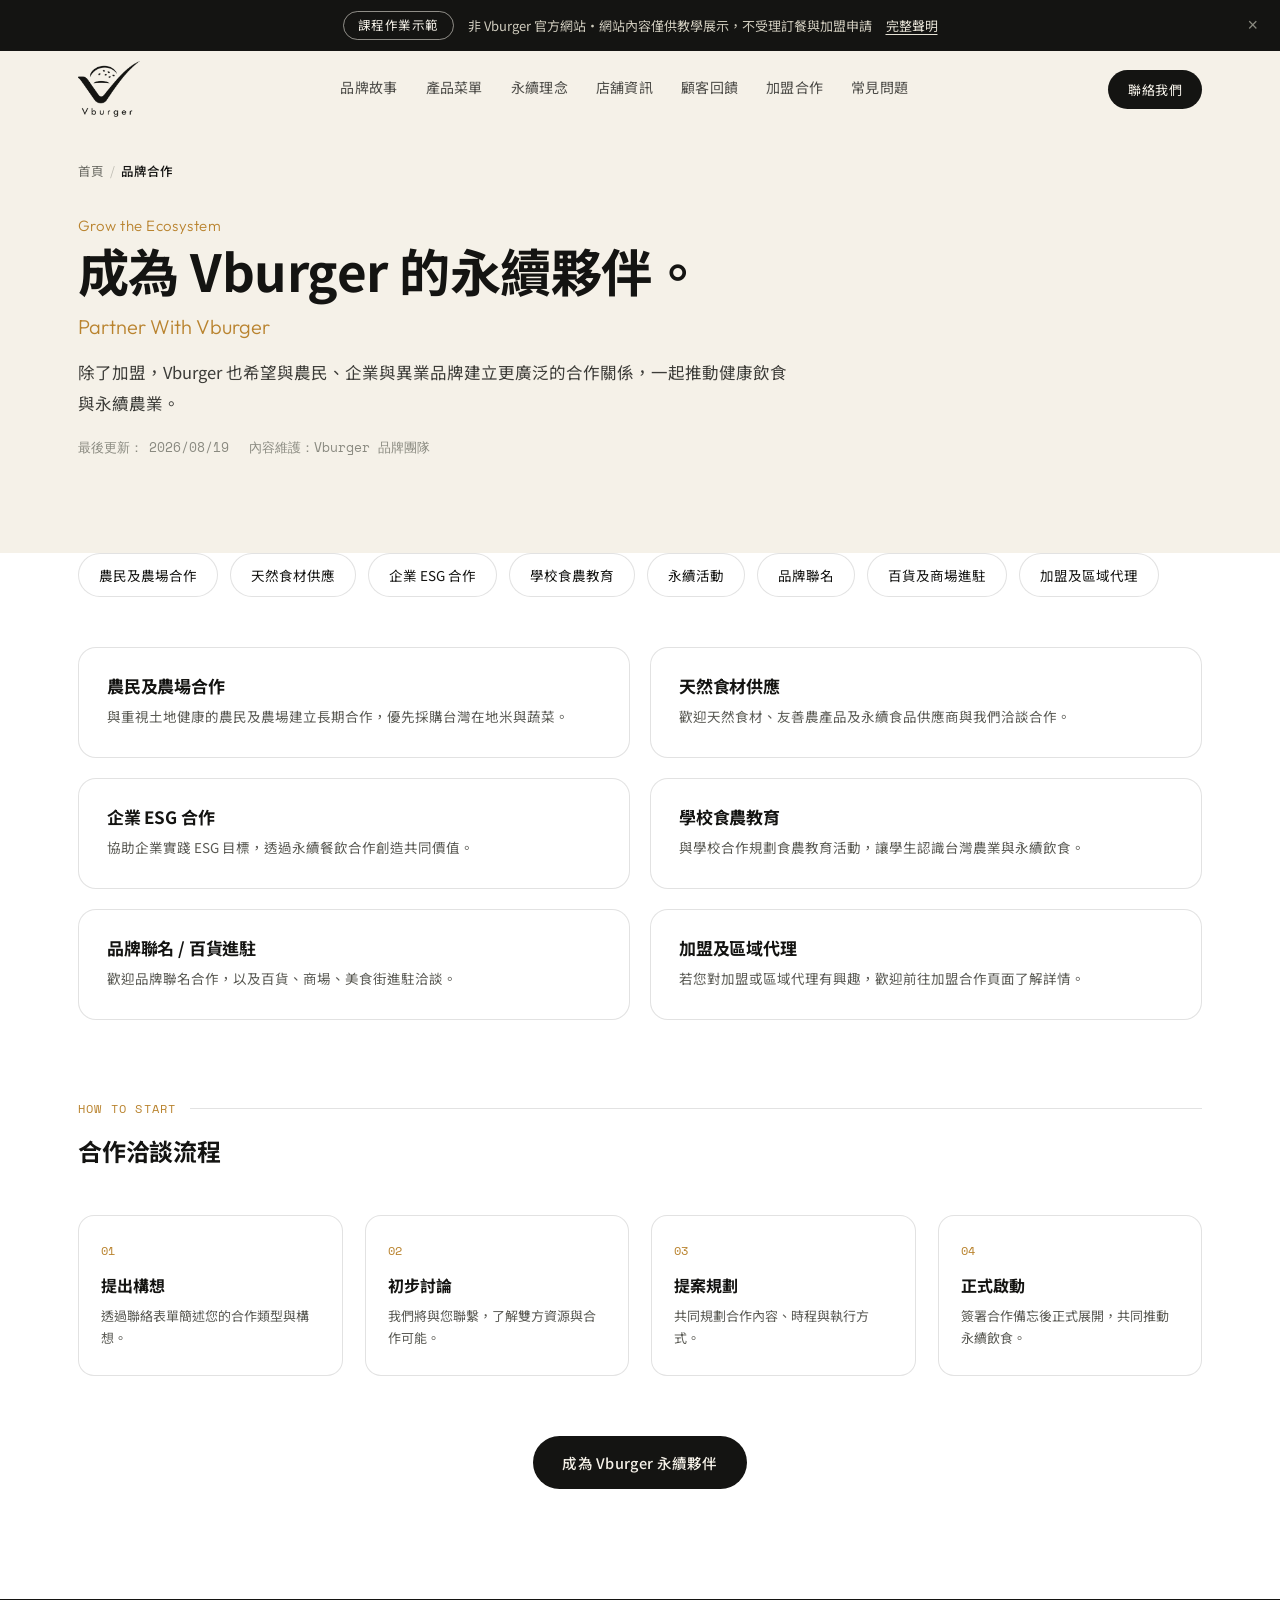
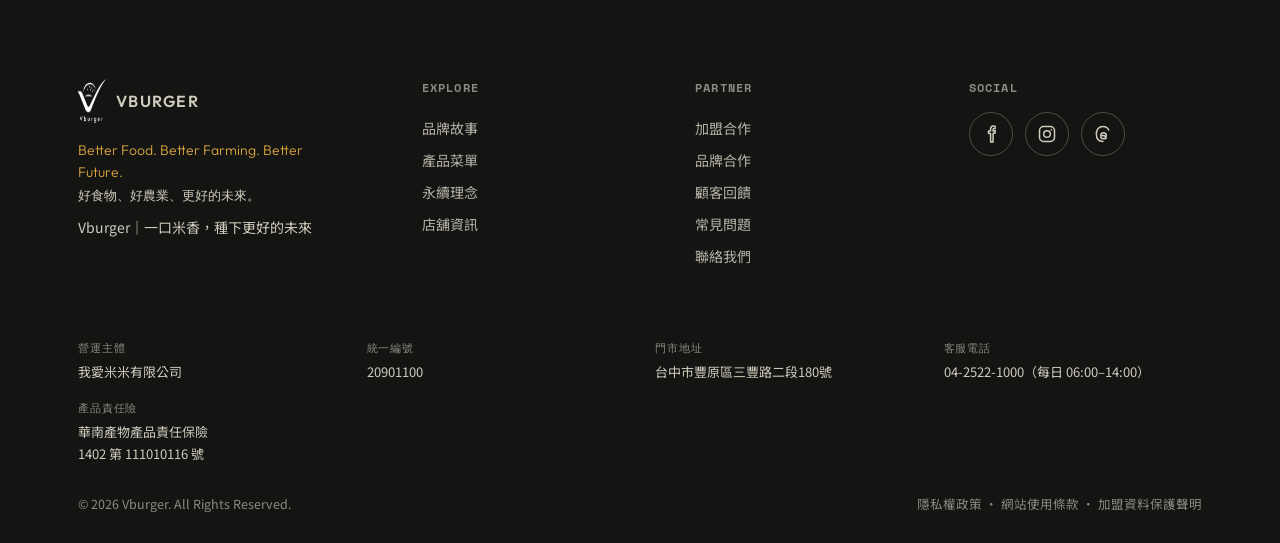
<file: partners.html>
<!DOCTYPE html>
<html lang="zh-Hant-TW">
<head>
<meta charset="UTF-8">
<meta name="viewport" content="width=device-width, initial-scale=1.0">
<!-- Google tag (gtag.js) -->
<script async src="https://www.googletagmanager.com/gtag/js?id=G-0RY146CX2V"></script>
<script>
  window.dataLayer = window.dataLayer || [];
  function gtag(){dataLayer.push(arguments);}
  gtag('js', new Date());

  gtag('config', 'G-0RY146CX2V');
</script>
<title>品牌合作｜Vburger 農業、ESG 與異業合作</title>
<meta name="description" content="Vburger 歡迎農民及農場合作、天然食材供應、企業 ESG 合作、學校食農教育、品牌聯名與百貨進駐等異業合作，共同推動健康飲食與永續農業。">
<link rel="canonical" href="https://www.vburger.com.tw/partners.html">
<meta name="robots" content="index, follow">
<meta property="og:type" content="website">
<meta property="og:site_name" content="Vburger">
<meta property="og:title" content="品牌合作｜Vburger 農業、ESG 與異業合作">
<meta property="og:description" content="Vburger 歡迎農民及農場合作、天然食材供應、企業 ESG 合作、學校食農教育、品牌聯名與百貨進駐等異業合作，共同推動健康飲食與永續農業。">
<meta property="og:url" content="https://www.vburger.com.tw/partners.html">
<meta property="og:image" content="https://www.vburger.com.tw/assets/logo.png">
<meta property="og:locale" content="zh_TW">
<meta name="twitter:card" content="summary_large_image">
<link rel="icon" href="assets/logo.png" type="image/png">
<link rel="preconnect" href="https://fonts.googleapis.com">
<link href="https://fonts.googleapis.com/css2?family=Outfit:wght@300;400;500;600;700&family=Noto+Sans+TC:wght@300;400;500;700;900&family=Space+Mono:wght@400;700&display=swap" rel="stylesheet">
<link rel="stylesheet" href="assets/css/styles.css">
<script type="application/ld+json">
{
  "@context": "https://schema.org",
  "@type": "BreadcrumbList",
  "itemListElement": [
    {"@type":"ListItem","position":1,"name":"首頁","item":"https://www.vburger.com.tw/"},
    {"@type":"ListItem","position":2,"name":"品牌合作","item":"https://www.vburger.com.tw/partners.html"}
  ]
}
</script>
<script type="application/ld+json">
{
  "@context": "https://schema.org",
  "@type": "Organization",
  "name": "Vburger",
  "legalName": "我愛米米有限公司",
  "taxID": "20901100",
  "url": "https://www.vburger.com.tw/",
  "logo": "https://www.vburger.com.tw/assets/logo.png",
  "telephone": "+886-4-2522-1000",
  "address": {
    "@type": "PostalAddress",
    "streetAddress": "三豐路二段180號",
    "addressLocality": "豐原區",
    "addressRegion": "台中市",
    "addressCountry": "TW"
  },
  "slogan": "Vburger｜一口米香，種下更好的未來",
  "potentialAction": [
    {
      "@type": "CommunicateAction",
      "name": "聯絡客服",
      "target": {
        "@type": "EntryPoint",
        "urlTemplate": "tel:+886425221000",
        "inLanguage": "zh-Hant-TW"
      }
    },
    {
      "@type": "ApplyAction",
      "name": "申請加盟諮詢",
      "target": {
        "@type": "EntryPoint",
        "urlTemplate": "https://www.vburger.com.tw/franchise.html#franchiseForm",
        "actionPlatform": [
          "https://schema.org/DesktopWebPlatform",
          "https://schema.org/MobileWebPlatform"
        ]
      },
      "result": {
        "@type": "Reservation",
        "name": "加盟顧問聯繫（3–5 個工作天內回覆）"
      }
    },
    {
      "@type": "CommunicateAction",
      "name": "送出聯絡訊息",
      "target": {
        "@type": "EntryPoint",
        "urlTemplate": "https://www.vburger.com.tw/contact.html#contactForm"
      }
    }
  ]
}
</script>
<script type="application/ld+json">
{
  "@context": "https://schema.org",
  "@type": "WebPage",
  "name": "品牌合作",
  "url": "https://www.vburger.com.tw/partners.html",
  "inLanguage": "zh-Hant-TW",
  "datePublished": "2026-07-15",
  "dateModified": "2026-08-19",
  "isPartOf": {
    "@type": "WebSite",
    "name": "Vburger",
    "url": "https://www.vburger.com.tw/"
  },
  "publisher": {
    "@type": "Organization",
    "name": "Vburger",
    "legalName": "我愛米米有限公司"
  },
  "speakable": {
    "@type": "SpeakableSpecification",
    "cssSelector": [
      ".takeaways",
      ".answer-box",
      "h1"
    ]
  }
}
</script>
<!-- ==========================================================================
     數據追蹤

     ✅ Google Analytics 4（G-0RY146CX2V）已安裝並啟用，位於本檔案標頭區開頭。
        單檔版另有 SPA 路由追蹤，切換頁面時會送出 page_view 事件。

     ⬜ Google Search Console 尚未驗證。
        前往 https://search.google.com/search-console 新增資源後，
        選擇「HTML 標記」驗證方式，將驗證碼填入下方 content 並移除註解符號。

     注意：Claude 發布的網址（claude.ai/public/artifacts/...）無法通過
     Search Console 網域驗證，需使用自有網域或 Netlify / Cloudflare Pages
     等可驗證的主機。
     ========================================================================== -->

<!-- Google Search Console 驗證（取得驗證碼後移除本行註解符號）
<meta name="google-site-verification" content="請填入驗證碼">
-->

</head>
<body>
<a href="#main" class="skip-link">跳到主要內容</a>

<div class="demo-banner" id="demoBanner" role="region" aria-label="網站性質聲明">
  <span class="db-badge">課程作業示範</span>
  <span class="db-text">非 Vburger 官方網站・網站內容僅供教學展示，不受理訂餐與加盟申請</span>
  <a href="index.html#demo-disclaimer" class="db-link">完整聲明</a>
  <button type="button" class="db-close" id="demoBannerClose" aria-label="關閉聲明橫幅">&times;</button>
</div>


<header class="site-header" id="siteHeader">
  <div class="nav-inner">
    <a href="index.html" class="nav-logo">
      <img src="assets/logo.png" alt="Vburger 品牌標誌" width="30" height="30">
      <span>VBURGER</span>
    </a>
    <nav class="links" aria-label="主要導覽">
      <a href="brand-story.html">品牌故事</a>
      <a href="menu.html">產品菜單</a>
      <a href="sustainability.html">永續理念</a>
      <a href="stores.html">店舖資訊</a>
      <a href="reviews.html">顧客回饋</a>
      <a href="franchise.html">加盟合作</a>
      <a href="faq.html">常見問題</a>
    </nav>
    <a href="contact.html" class="nav-cta">聯絡我們</a>
    <button class="burger" id="burgerBtn" aria-label="開啟選單" aria-expanded="false" aria-controls="mobileMenu">
      <span></span><span></span><span></span>
    </button>
  </div>
</header>

<div class="mobile-menu" id="mobileMenu">
  <a href="brand-story.html">品牌故事</a>
  <a href="menu.html">產品菜單</a>
  <a href="sustainability.html">永續理念</a>
  <a href="stores.html">店舖資訊</a>
  <a href="reviews.html">顧客回饋</a>
  <a href="franchise.html">加盟合作</a>
  <a href="partners.html" aria-current="page">品牌合作</a>
  <a href="faq.html">常見問題</a>
  <a href="contact.html">聯絡我們</a>
</div>

<nav class="breadcrumbs" aria-label="麵包屑導覽">
  <a href="index.html">首頁</a><span class="sep">/</span><span class="current">品牌合作</span>
</nav>

<main id="main">

<section class="page-hero">
  <div class="wrap">
    <div class="section-sub">Grow the Ecosystem</div>
    <h1>成為 Vburger 的永續夥伴。</h1>
    <div class="en-line">Partner With Vburger</div>
    <p class="lead">除了加盟，Vburger 也希望與農民、企業與異業品牌建立更廣泛的合作關係，一起推動健康飲食與永續農業。</p>
    <div class="page-meta">
      <span>最後更新：<time datetime="2026-08-19">2026/08/19</time></span>
      <span>內容維護：Vburger 品牌團隊</span>
    </div>
  </div>
</section>

<section style="background:var(--white); padding-top:0;">
  <div class="wrap">
    <div class="partner-row">
      <span class="partner-pill">農民及農場合作</span>
      <span class="partner-pill">天然食材供應</span>
      <span class="partner-pill">企業 ESG 合作</span>
      <span class="partner-pill">學校食農教育</span>
      <span class="partner-pill">永續活動</span>
      <span class="partner-pill">品牌聯名</span>
      <span class="partner-pill">百貨及商場進駐</span>
      <span class="partner-pill">加盟及區域代理</span>
    </div>

    <div class="partner-grid">
      <div class="partner-card reveal">
        <h3>農民及農場合作</h3>
        <p>與重視土地健康的農民及農場建立長期合作，優先採購台灣在地米與蔬菜。</p>
      </div>
      <div class="partner-card reveal">
        <h3>天然食材供應</h3>
        <p>歡迎天然食材、友善農產品及永續食品供應商與我們洽談合作。</p>
      </div>
      <div class="partner-card reveal">
        <h3>企業 ESG 合作</h3>
        <p>協助企業實踐 ESG 目標，透過永續餐飲合作創造共同價值。</p>
      </div>
      <div class="partner-card reveal">
        <h3>學校食農教育</h3>
        <p>與學校合作規劃食農教育活動，讓學生認識台灣農業與永續飲食。</p>
      </div>
      <div class="partner-card reveal">
        <h3>品牌聯名 / 百貨進駐</h3>
        <p>歡迎品牌聯名合作，以及百貨、商場、美食街進駐洽談。</p>
      </div>
      <div class="partner-card reveal">
        <h3>加盟及區域代理</h3>
        <p>若您對加盟或區域代理有興趣，歡迎前往加盟合作頁面了解詳情。</p>
      </div>
    </div>

    <div class="label-row" style="margin-top:80px;"><span class="num">HOW TO START</span><span class="rule"></span></div>
    <h2 class="section-title" style="font-size:1.5rem;">合作洽談流程</h2>
    <div class="fr-steps">
      <div class="fr-step reveal"><div class="n">01</div><h4>提出構想</h4><p>透過聯絡表單簡述您的合作類型與構想。</p></div>
      <div class="fr-step reveal"><div class="n">02</div><h4>初步討論</h4><p>我們將與您聯繫，了解雙方資源與合作可能。</p></div>
      <div class="fr-step reveal"><div class="n">03</div><h4>提案規劃</h4><p>共同規劃合作內容、時程與執行方式。</p></div>
      <div class="fr-step reveal"><div class="n">04</div><h4>正式啟動</h4><p>簽署合作備忘後正式展開，共同推動永續飲食。</p></div>
    </div>

    <div style="text-align:center; margin-top:60px;">
      <a href="contact.html" class="btn btn-primary">成為 Vburger 永續夥伴</a>
    </div>
  </div>
</section>

</main>

<footer class="site-footer">
  <div class="wrap">
    <div class="footer-top">
      <div>
        <div class="footer-logo"><img src="assets/logo.png" alt="Vburger 品牌標誌" width="28" height="28"><span class="en" style="font-weight:600; letter-spacing:0.08em;">VBURGER</span></div>
        <div class="footer-tag">Better Food. Better Farming. Better Future.<br><span style="color:#cfcbbd; font-size:13px;">好食物、好農業、更好的未來。</span></div><div class="footer-slogan">Vburger｜一口米香，種下更好的未來</div>
      </div>
      <div class="footer-col">
        <h5>Explore</h5>
        <a href="brand-story.html">品牌故事</a>
        <a href="menu.html">產品菜單</a>
        <a href="sustainability.html">永續理念</a>
        <a href="stores.html">店舖資訊</a>
      </div>
      <div class="footer-col">
        <h5>Partner</h5>
        <a href="franchise.html">加盟合作</a>
        <a href="partners.html">品牌合作</a>
        <a href="reviews.html">顧客回饋</a>
        <a href="faq.html">常見問題</a>
        <a href="contact.html">聯絡我們</a>
      </div>
      <div class="footer-col">
        <h5>Social</h5>
        <div class="footer-social">
          <a href="#" class="social-icon" aria-label="Vburger Facebook" target="_blank" rel="noopener"><svg viewBox="0 0 24 24" width="20" height="20" fill="none" stroke="currentColor" stroke-width="1.8" stroke-linecap="round" stroke-linejoin="round" aria-hidden="true"><path d="M14.5 8.5V6.8c0-.8.4-1.3 1.4-1.3H17V2.6c-.4-.05-1.2-.1-2-.1-2.1 0-3.5 1.3-3.5 3.6v2.4H9v3h2.5V21.5h3V11h2.3l.4-3z"/></svg></a>
          <a href="#" class="social-icon" aria-label="Vburger Instagram" target="_blank" rel="noopener"><svg viewBox="0 0 24 24" width="20" height="20" fill="none" stroke="currentColor" stroke-width="1.8" stroke-linecap="round" stroke-linejoin="round" aria-hidden="true"><rect x="3" y="3" width="18" height="18" rx="5"/><circle cx="12" cy="12" r="4"/><circle cx="17.2" cy="6.8" r="1" fill="currentColor" stroke="none"/></svg></a>
          <a href="#" class="social-icon" aria-label="Vburger Threads" target="_blank" rel="noopener"><svg viewBox="0 0 24 24" width="20" height="20" fill="none" stroke="currentColor" stroke-width="1.8" stroke-linecap="round" stroke-linejoin="round" aria-hidden="true"><path d="M12 21c-4.9 0-8-3.4-8-9s3.1-9 8-9c3.4 0 5.7 1.6 6.9 4.2"/><path d="M9.2 13.2c.3-1.8 1.7-2.8 3.4-2.8 2 0 3.3 1.3 3.3 3.6 0 2.5-1.8 3.8-3.8 3.8-1.6 0-2.6-.9-2.6-2.1 0-1.1.9-1.9 2.3-1.9 2.1 0 3.6 1.4 3.9 3.5"/></svg></a>
        </div>
      </div>
    </div>
    <div class="footer-company">
      <dl>
        <dt>營運主體</dt>
        <dd>我愛米米有限公司</dd>
      </dl>
      <dl>
        <dt>統一編號</dt>
        <dd>20901100</dd>
      </dl>
      <dl>
        <dt>門市地址</dt>
        <dd>台中市豐原區三豐路二段180號</dd>
      </dl>
      <dl>
        <dt>客服電話</dt>
        <dd><a href="tel:+886425221000">04-2522-1000</a>（每日 06:00–14:00）</dd>
      </dl>
      <dl>
        <dt>產品責任險</dt>
        <dd>華南產物產品責任保險<br>1402 第 111010116 號</dd>
      </dl>
    </div>
    <div class="footer-bottom">
      <span>© 2026 Vburger. All Rights Reserved.</span>
      <span><a href="#">隱私權政策</a> · <a href="#">網站使用條款</a> · <a href="#">加盟資料保護聲明</a></span>
    </div>
  </div>
</footer>

<script src="assets/js/main.js"></script>
</body>
</html>
</file>
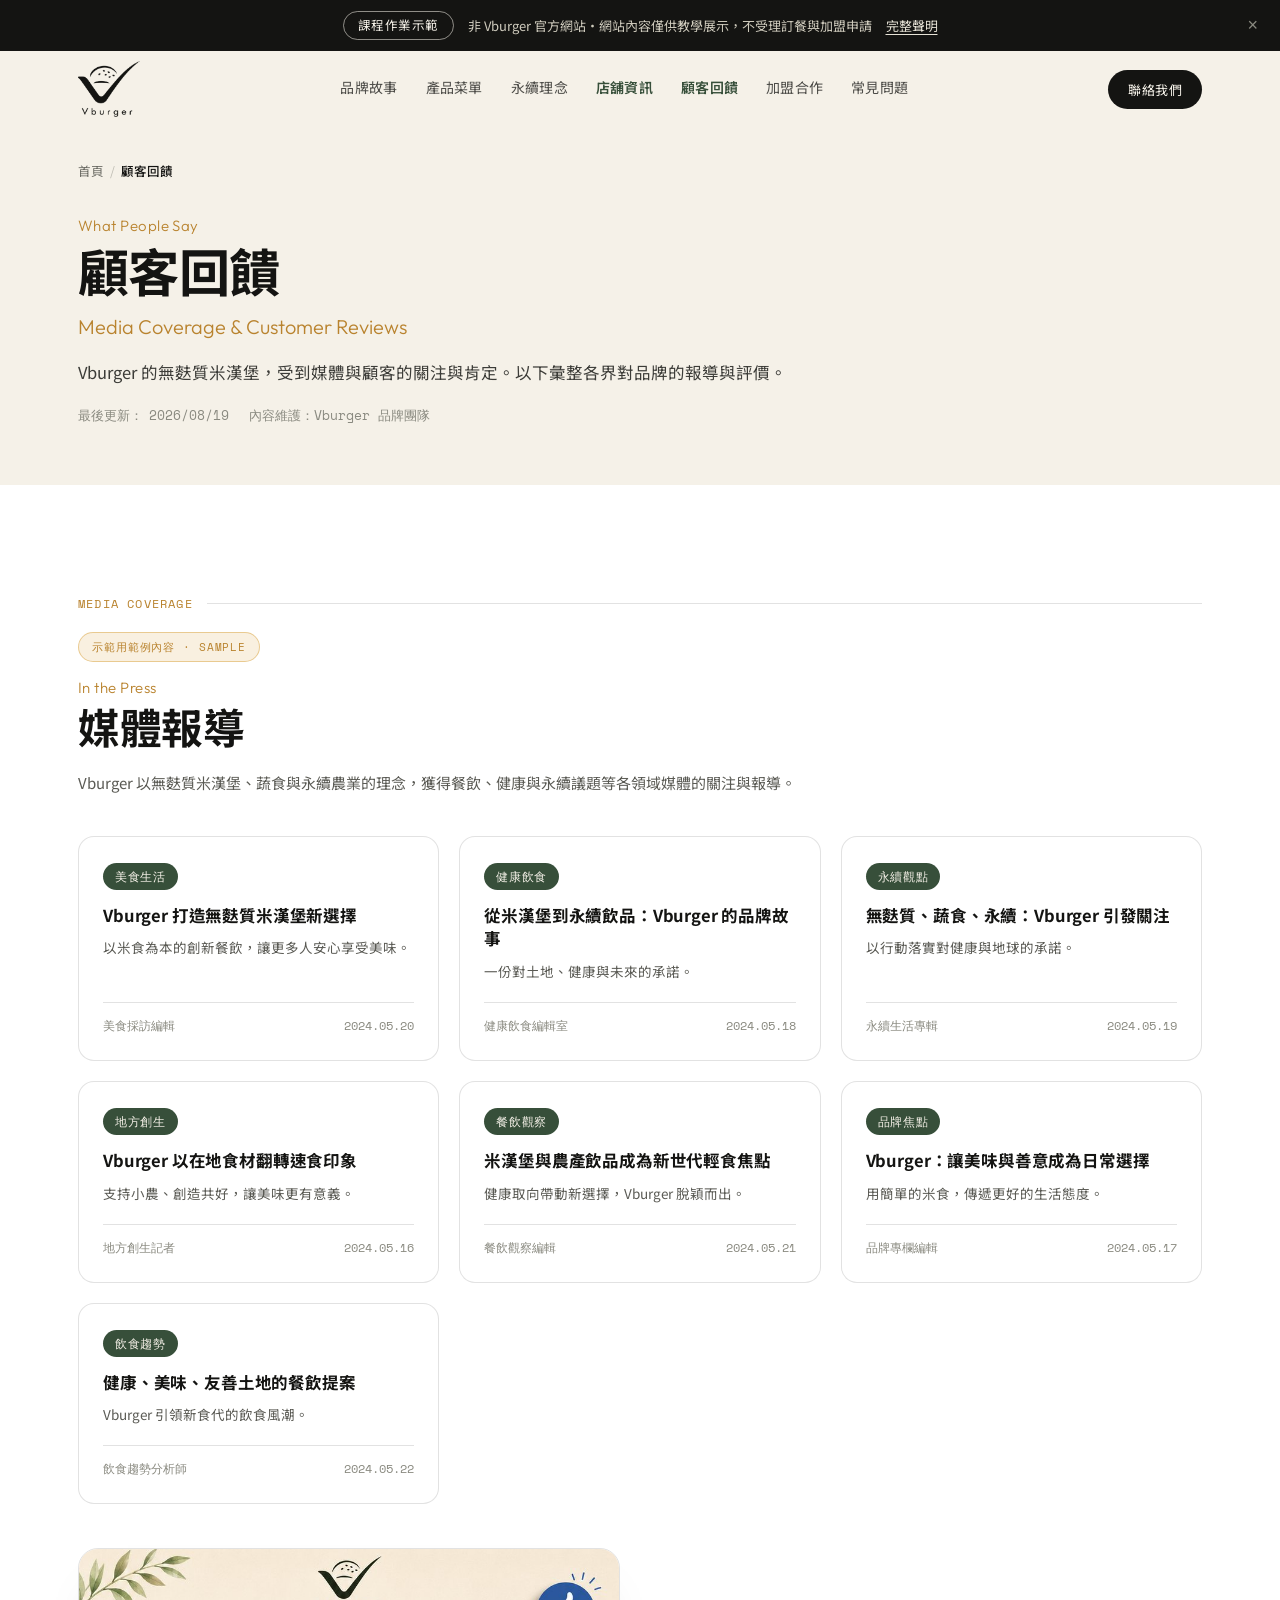
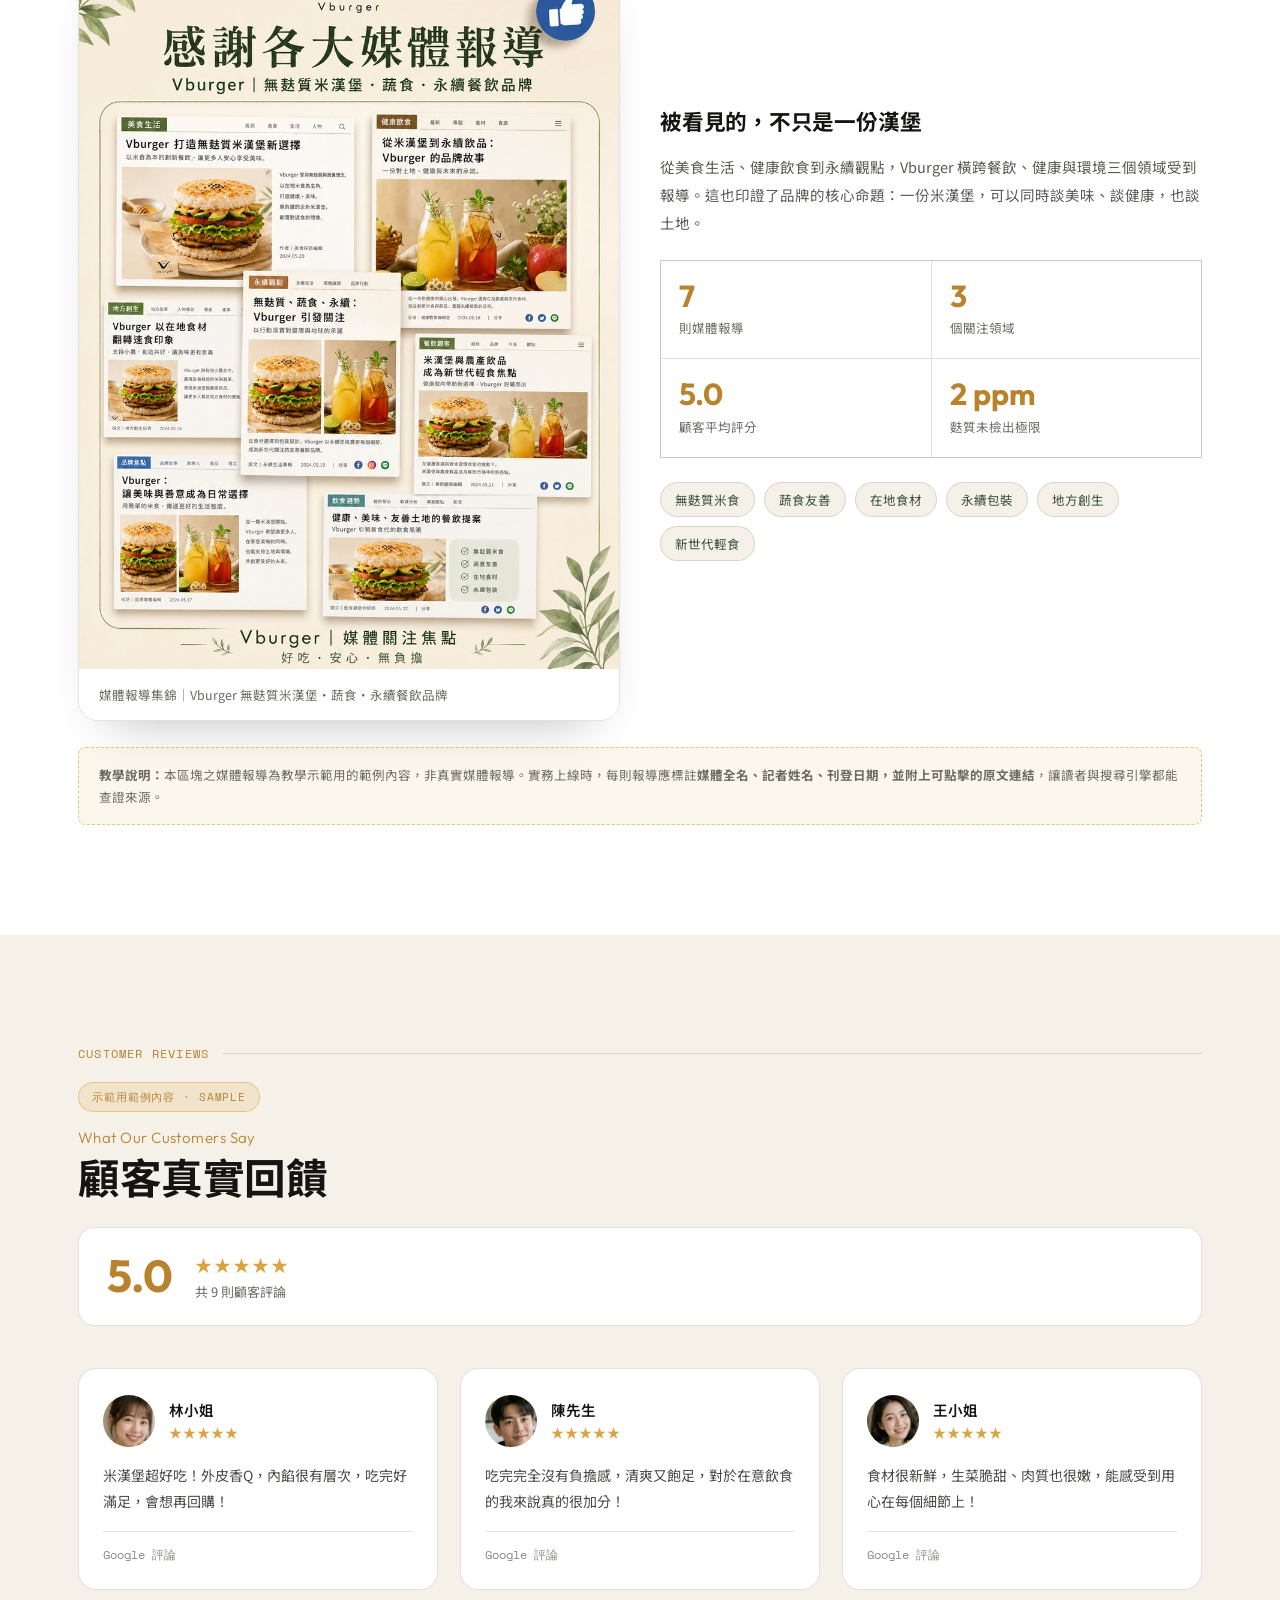
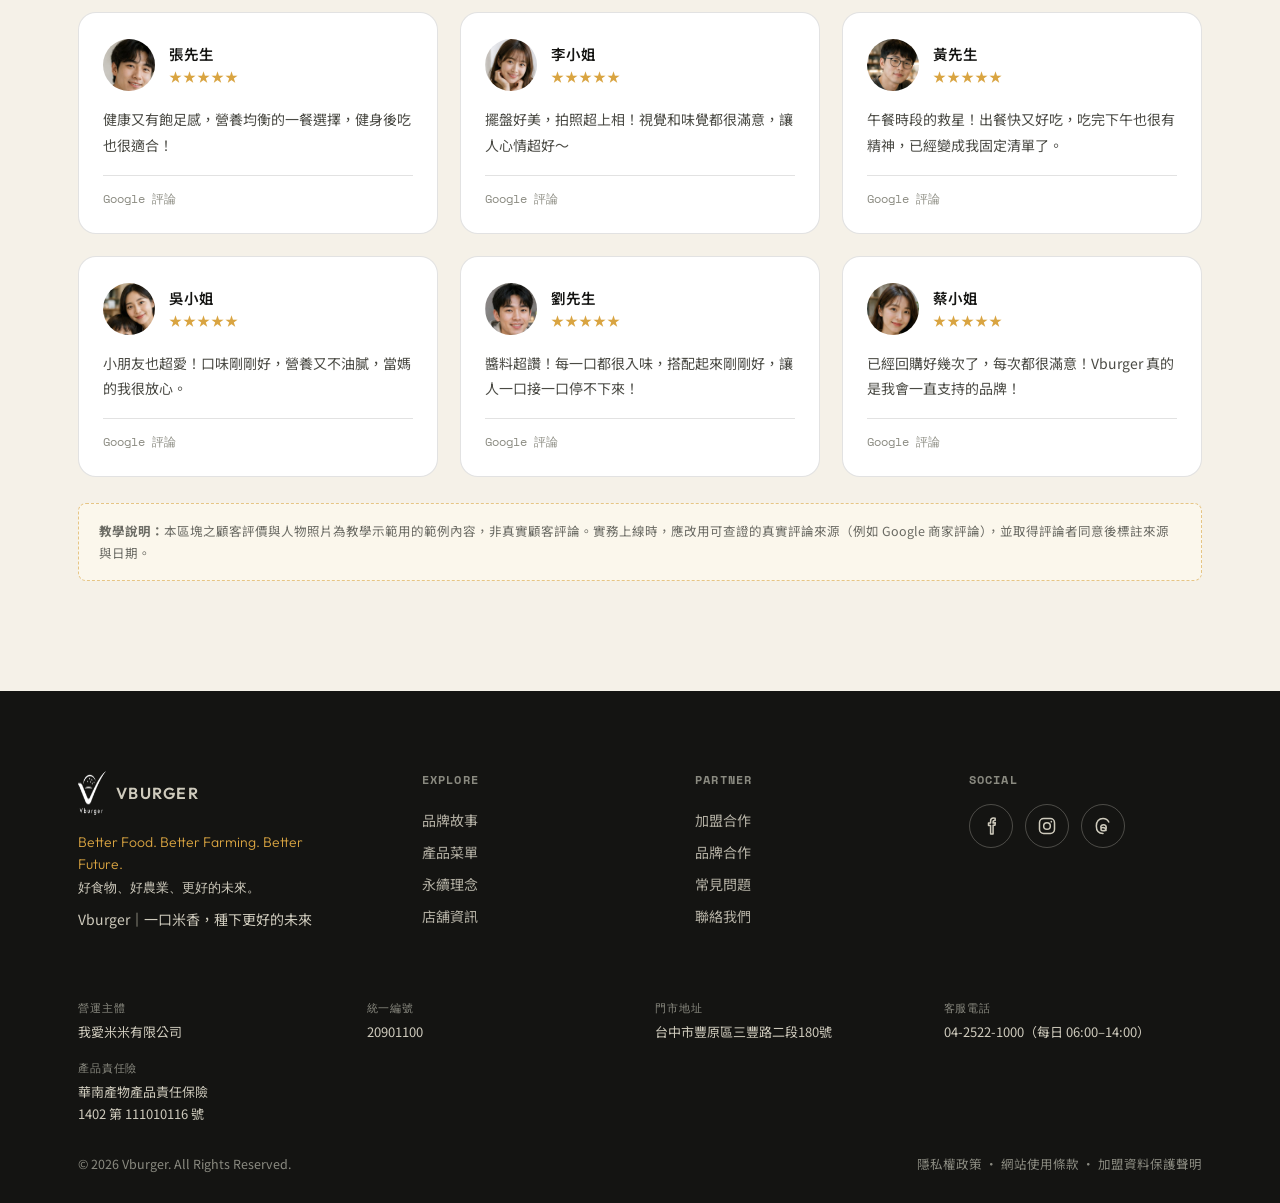
<file: reviews.html>
<!DOCTYPE html>
<html lang="zh-Hant-TW">
<head>
<meta charset="UTF-8">
<meta name="viewport" content="width=device-width, initial-scale=1.0">
<!-- Google tag (gtag.js) -->
<script async src="https://www.googletagmanager.com/gtag/js?id=G-0RY146CX2V"></script>
<script>
  window.dataLayer = window.dataLayer || [];
  function gtag(){dataLayer.push(arguments);}
  gtag('js', new Date());

  gtag('config', 'G-0RY146CX2V');
</script>
<title>顧客回饋｜Vburger 媒體報導與顧客評價</title>
<meta name="description" content="Vburger 獲美食生活、健康飲食、永續觀點等 7 家媒體報導，橫跨餐飲、健康與環境三個領域，顧客評價平均 5.0 顆星。本頁彙整媒體報導與顧客真實回饋。">
<link rel="canonical" href="https://www.vburger.com.tw/reviews.html">
<meta name="robots" content="index, follow">
<meta property="og:type" content="website">
<meta property="og:site_name" content="Vburger">
<meta property="og:title" content="顧客回饋｜Vburger 媒體報導與顧客評價">
<meta property="og:description" content="Vburger 獲美食生活、健康飲食、永續觀點等 7 家媒體報導，橫跨餐飲、健康與環境三個領域，顧客評價平均 5.0 顆星。">
<meta property="og:url" content="https://www.vburger.com.tw/reviews.html">
<meta property="og:image" content="https://www.vburger.com.tw/assets/logo.png">
<meta property="og:locale" content="zh_TW">
<meta name="twitter:card" content="summary_large_image">
<link rel="icon" href="assets/logo.png" type="image/png">
<link rel="preconnect" href="https://fonts.googleapis.com">
<link href="https://fonts.googleapis.com/css2?family=Outfit:wght@300;400;500;600;700&family=Noto+Sans+TC:wght@300;400;500;700;900&family=Space+Mono:wght@400;700&display=swap" rel="stylesheet">
<link rel="stylesheet" href="assets/css/styles.css">
<script type="application/ld+json">
{
  "@context": "https://schema.org",
  "@type": "Organization",
  "name": "Vburger",
  "legalName": "我愛米米有限公司",
  "taxID": "20901100",
  "url": "https://www.vburger.com.tw/",
  "logo": "https://www.vburger.com.tw/assets/logo.png",
  "telephone": "+886-4-2522-1000",
  "address": {
    "@type": "PostalAddress",
    "streetAddress": "三豐路二段180號",
    "addressLocality": "豐原區",
    "addressRegion": "台中市",
    "addressCountry": "TW"
  },
  "slogan": "Vburger｜一口米香，種下更好的未來",
  "potentialAction": [
    {
      "@type": "CommunicateAction",
      "name": "聯絡客服",
      "target": {
        "@type": "EntryPoint",
        "urlTemplate": "tel:+886425221000",
        "inLanguage": "zh-Hant-TW"
      }
    },
    {
      "@type": "ApplyAction",
      "name": "申請加盟諮詢",
      "target": {
        "@type": "EntryPoint",
        "urlTemplate": "https://www.vburger.com.tw/franchise.html#franchiseForm",
        "actionPlatform": [
          "https://schema.org/DesktopWebPlatform",
          "https://schema.org/MobileWebPlatform"
        ]
      },
      "result": {
        "@type": "Reservation",
        "name": "加盟顧問聯繫（3–5 個工作天內回覆）"
      }
    },
    {
      "@type": "CommunicateAction",
      "name": "送出聯絡訊息",
      "target": {
        "@type": "EntryPoint",
        "urlTemplate": "https://www.vburger.com.tw/contact.html#contactForm"
      }
    }
  ]
}
</script>
<script type="application/ld+json">
{
  "@context": "https://schema.org",
  "@type": "BreadcrumbList",
  "itemListElement": [
    {"@type":"ListItem","position":1,"name":"首頁","item":"https://www.vburger.com.tw/"},
    {"@type":"ListItem","position":2,"name":"顧客回饋","item":"https://www.vburger.com.tw/reviews.html"}
  ]
}
</script>
<!-- 教學示範用：以下 Review / AggregateRating 結構化資料對應範例評論，正式上線前務必改為真實評論或整段移除 -->
<script type="application/ld+json">
{
  "@context": "https://schema.org",
  "@type": "Restaurant",
  "name": "Vburger 台中豐原概念店",
  "servesCuisine": [
    "米漢堡",
    "無麩質料理",
    "蔬食"
  ],
  "address": {
    "@type": "PostalAddress",
    "streetAddress": "三豐路二段180號",
    "addressLocality": "豐原區",
    "addressRegion": "台中市",
    "addressCountry": "TW"
  },
  "telephone": "+886-4-2522-1000",
  "aggregateRating": {
    "@type": "AggregateRating",
    "ratingValue": "5.0",
    "reviewCount": "9",
    "bestRating": "5"
  },
  "review": [
    {
      "@type": "Review",
      "author": {
        "@type": "Person",
        "name": "林小姐"
      },
      "reviewRating": {
        "@type": "Rating",
        "ratingValue": "5",
        "bestRating": "5"
      },
      "reviewBody": "米漢堡超好吃！外皮香Q，內餡很有層次，吃完好滿足，會想再回購！"
    },
    {
      "@type": "Review",
      "author": {
        "@type": "Person",
        "name": "陳先生"
      },
      "reviewRating": {
        "@type": "Rating",
        "ratingValue": "5",
        "bestRating": "5"
      },
      "reviewBody": "吃完完全沒有負擔感，清爽又飽足，對於在意飲食的我來說真的很加分！"
    },
    {
      "@type": "Review",
      "author": {
        "@type": "Person",
        "name": "王小姐"
      },
      "reviewRating": {
        "@type": "Rating",
        "ratingValue": "5",
        "bestRating": "5"
      },
      "reviewBody": "食材很新鮮，生菜脆甜、肉質也很嫩，能感受到用心在每個細節上！"
    }
  ]
}
</script>

<script type="application/ld+json">
{
  "@context": "https://schema.org",
  "@type": "WebPage",
  "name": "顧客回饋",
  "url": "https://www.vburger.com.tw/reviews.html",
  "inLanguage": "zh-Hant-TW",
  "datePublished": "2026-07-15",
  "dateModified": "2026-08-19",
  "isPartOf": {
    "@type": "WebSite",
    "name": "Vburger",
    "url": "https://www.vburger.com.tw/"
  },
  "publisher": {
    "@type": "Organization",
    "name": "Vburger",
    "legalName": "我愛米米有限公司"
  },
  "speakable": {
    "@type": "SpeakableSpecification",
    "cssSelector": [
      ".takeaways",
      ".answer-box",
      "h1"
    ]
  }
}
</script>
<!-- ==========================================================================
     數據追蹤

     ✅ Google Analytics 4（G-0RY146CX2V）已安裝並啟用，位於本檔案標頭區開頭。
        單檔版另有 SPA 路由追蹤，切換頁面時會送出 page_view 事件。

     ⬜ Google Search Console 尚未驗證。
        前往 https://search.google.com/search-console 新增資源後，
        選擇「HTML 標記」驗證方式，將驗證碼填入下方 content 並移除註解符號。

     注意：Claude 發布的網址（claude.ai/public/artifacts/...）無法通過
     Search Console 網域驗證，需使用自有網域或 Netlify / Cloudflare Pages
     等可驗證的主機。
     ========================================================================== -->

<!-- Google Search Console 驗證（取得驗證碼後移除本行註解符號）
<meta name="google-site-verification" content="請填入驗證碼">
-->

</head>
<body>
<a href="#main" class="skip-link">跳到主要內容</a>

<div class="demo-banner" id="demoBanner" role="region" aria-label="網站性質聲明">
  <span class="db-badge">課程作業示範</span>
  <span class="db-text">非 Vburger 官方網站・網站內容僅供教學展示，不受理訂餐與加盟申請</span>
  <a href="index.html#demo-disclaimer" class="db-link">完整聲明</a>
  <button type="button" class="db-close" id="demoBannerClose" aria-label="關閉聲明橫幅">&times;</button>
</div>


<header class="site-header" id="siteHeader">
  <div class="nav-inner">
    <a href="index.html" class="nav-logo">
      <img src="assets/logo.png" alt="Vburger 品牌標誌" width="30" height="30">
      <span>VBURGER</span>
    </a>
    <nav class="links" aria-label="主要導覽">
      <a href="brand-story.html">品牌故事</a>
      <a href="menu.html">產品菜單</a>
      <a href="sustainability.html">永續理念</a>
      <a href="stores.html" aria-current="page">店舖資訊</a>
      <a href="reviews.html" aria-current="page">顧客回饋</a>
      <a href="franchise.html">加盟合作</a>
      <a href="faq.html">常見問題</a>
    </nav>
    <a href="contact.html" class="nav-cta">聯絡我們</a>
    <button class="burger" id="burgerBtn" aria-label="開啟選單" aria-expanded="false" aria-controls="mobileMenu">
      <span></span><span></span><span></span>
    </button>
  </div>
</header>

<div class="mobile-menu" id="mobileMenu">
  <a href="brand-story.html">品牌故事</a>
  <a href="menu.html">產品菜單</a>
  <a href="sustainability.html">永續理念</a>
  <a href="stores.html" aria-current="page">店舖資訊</a>
  <a href="reviews.html" aria-current="page">顧客回饋</a>
  <a href="franchise.html">加盟合作</a>
  <a href="partners.html">品牌合作</a>
        <a href="reviews.html">顧客回饋</a>
  <a href="faq.html">常見問題</a>
  <a href="contact.html">聯絡我們</a>
</div>


<nav class="breadcrumbs" aria-label="麵包屑導覽">
  <a href="index.html">首頁</a><span class="sep">/</span><span class="current">顧客回饋</span>
</nav>

<main id="main">

<section class="page-hero">
  <div class="wrap">
    <div class="section-sub">What People Say</div>
    <h1>顧客回饋</h1>
    <div class="en-line">Media Coverage &amp; Customer Reviews</div>
    <p class="lead">Vburger 的無麩質米漢堡，受到媒體與顧客的關注與肯定。以下彙整各界對品牌的報導與評價。</p>
    <div class="page-meta">
      <span>最後更新：<time datetime="2026-08-19">2026/08/19</time></span>
      <span>內容維護：Vburger 品牌團隊</span>
    </div>
  </div>
</section>

<section style="background:var(--white);" id="press">
  <div class="wrap">
    <div class="label-row"><span class="num">MEDIA COVERAGE</span><span class="rule"></span></div>
    <span class="demo-badge">示範用範例內容 · SAMPLE</span>
    <div class="section-sub">In the Press</div>
    <h2 class="section-title">媒體報導</h2>
    <p style="font-size:15px; color:#5a5a54; max-width:720px; line-height:1.9;">Vburger 以無麩質米漢堡、蔬食與永續農業的理念，獲得餐飲、健康與永續議題等各領域媒體的關注與報導。</p>

    <div class="press-grid">
      <article class="press-card reveal">
        <span class="press-outlet">美食生活</span>
        <h3>Vburger 打造無麩質米漢堡新選擇</h3>
        <p>以米食為本的創新餐飲，讓更多人安心享受美味。</p>
        <div class="press-meta"><span>美食採訪編輯</span><span>2024.05.20</span></div>
      </article>
      <article class="press-card reveal">
        <span class="press-outlet">健康飲食</span>
        <h3>從米漢堡到永續飲品：Vburger 的品牌故事</h3>
        <p>一份對土地、健康與未來的承諾。</p>
        <div class="press-meta"><span>健康飲食編輯室</span><span>2024.05.18</span></div>
      </article>
      <article class="press-card reveal">
        <span class="press-outlet">永續觀點</span>
        <h3>無麩質、蔬食、永續：Vburger 引發關注</h3>
        <p>以行動落實對健康與地球的承諾。</p>
        <div class="press-meta"><span>永續生活專輯</span><span>2024.05.19</span></div>
      </article>
      <article class="press-card reveal">
        <span class="press-outlet">地方創生</span>
        <h3>Vburger 以在地食材翻轉速食印象</h3>
        <p>支持小農、創造共好，讓美味更有意義。</p>
        <div class="press-meta"><span>地方創生記者</span><span>2024.05.16</span></div>
      </article>
      <article class="press-card reveal">
        <span class="press-outlet">餐飲觀察</span>
        <h3>米漢堡與農產飲品成為新世代輕食焦點</h3>
        <p>健康取向帶動新選擇，Vburger 脫穎而出。</p>
        <div class="press-meta"><span>餐飲觀察編輯</span><span>2024.05.21</span></div>
      </article>
      <article class="press-card reveal">
        <span class="press-outlet">品牌焦點</span>
        <h3>Vburger：讓美味與善意成為日常選擇</h3>
        <p>用簡單的米食，傳遞更好的生活態度。</p>
        <div class="press-meta"><span>品牌專欄編輯</span><span>2024.05.17</span></div>
      </article>
      <article class="press-card reveal">
        <span class="press-outlet">飲食趨勢</span>
        <h3>健康、美味、友善土地的餐飲提案</h3>
        <p>Vburger 引領新食代的飲食風潮。</p>
        <div class="press-meta"><span>飲食趨勢分析師</span><span>2024.05.22</span></div>
      </article>
    </div>

    <div class="press-feature">
      <figure class="press-collage reveal">
        <img src="assets/media/press-collage.jpg" width="900" height="1200" loading="lazy"
             alt="Vburger 媒體報導集錦：七家媒體針對無麩質米漢堡、蔬食與永續餐飲的報導版面">
        <figcaption>媒體報導集錦｜Vburger 無麩質米漢堡・蔬食・永續餐飲品牌</figcaption>
      </figure>
      <div class="press-highlights reveal">
        <h3>被看見的，不只是一份漢堡</h3>
        <p>從美食生活、健康飲食到永續觀點，Vburger 橫跨餐飲、健康與環境三個領域受到報導。這也印證了品牌的核心命題：一份米漢堡，可以同時談美味、談健康，也談土地。</p>
        <div class="ph-stats">
          <div class="ph-stat"><div class="phs-num">7</div><div class="phs-label">則媒體報導</div></div>
          <div class="ph-stat"><div class="phs-num">3</div><div class="phs-label">個關注領域</div></div>
          <div class="ph-stat"><div class="phs-num">5.0</div><div class="phs-label">顧客平均評分</div></div>
          <div class="ph-stat"><div class="phs-num">2 ppm</div><div class="phs-label">麩質未檢出極限</div></div>
        </div>
        <div class="ph-topics">
          <span class="ph-topic">無麩質米食</span>
          <span class="ph-topic">蔬食友善</span>
          <span class="ph-topic">在地食材</span>
          <span class="ph-topic">永續包裝</span>
          <span class="ph-topic">地方創生</span>
          <span class="ph-topic">新世代輕食</span>
        </div>
      </div>
    </div>

    <div class="demo-note">
      <strong>教學說明：</strong>本區塊之媒體報導為教學示範用的範例內容，非真實媒體報導。實務上線時，每則報導應標註<strong>媒體全名、記者姓名、刊登日期，並附上可點擊的原文連結</strong>，讓讀者與搜尋引擎都能查證來源。
    </div>
  </div>
</section>

<section style="background:var(--cream);" id="reviews">
  <div class="wrap">
    <div class="label-row"><span class="num">CUSTOMER REVIEWS</span><span class="rule"></span></div>
    <span class="demo-badge">示範用範例內容 · SAMPLE</span>
    <div class="section-sub">What Our Customers Say</div>
    <h2 class="section-title">顧客真實回饋</h2>

    <div class="rating-summary reveal">
      <div class="rating-score">5.0</div>
      <div class="rating-detail">
        <div class="rd-stars" aria-label="平均五星">★★★★★</div>
        <div class="rd-count">共 9 則顧客評論</div>
      </div>
    </div>

    <div class="review-grid">
      <article class="review-card reveal">
        <div class="review-head">
          <img src="assets/reviews/r1.jpg" width="52" height="52" loading="lazy" alt="顧客 林小姐 的大頭照">
          <div>
            <div class="review-name">林小姐</div>
            <div class="review-stars" aria-label="五星評價">★★★★★</div>
          </div>
        </div>
        <p>米漢堡超好吃！外皮香Q，內餡很有層次，吃完好滿足，會想再回購！</p>
        <div class="review-meta">Google 評論</div>
      </article>
      <article class="review-card reveal">
        <div class="review-head">
          <img src="assets/reviews/r2.jpg" width="52" height="52" loading="lazy" alt="顧客 陳先生 的大頭照">
          <div>
            <div class="review-name">陳先生</div>
            <div class="review-stars" aria-label="五星評價">★★★★★</div>
          </div>
        </div>
        <p>吃完完全沒有負擔感，清爽又飽足，對於在意飲食的我來說真的很加分！</p>
        <div class="review-meta">Google 評論</div>
      </article>
      <article class="review-card reveal">
        <div class="review-head">
          <img src="assets/reviews/r3.jpg" width="52" height="52" loading="lazy" alt="顧客 王小姐 的大頭照">
          <div>
            <div class="review-name">王小姐</div>
            <div class="review-stars" aria-label="五星評價">★★★★★</div>
          </div>
        </div>
        <p>食材很新鮮，生菜脆甜、肉質也很嫩，能感受到用心在每個細節上！</p>
        <div class="review-meta">Google 評論</div>
      </article>
      <article class="review-card reveal">
        <div class="review-head">
          <img src="assets/reviews/r4.jpg" width="52" height="52" loading="lazy" alt="顧客 張先生 的大頭照">
          <div>
            <div class="review-name">張先生</div>
            <div class="review-stars" aria-label="五星評價">★★★★★</div>
          </div>
        </div>
        <p>健康又有飽足感，營養均衡的一餐選擇，健身後吃也很適合！</p>
        <div class="review-meta">Google 評論</div>
      </article>
      <article class="review-card reveal">
        <div class="review-head">
          <img src="assets/reviews/r5.jpg" width="52" height="52" loading="lazy" alt="顧客 李小姐 的大頭照">
          <div>
            <div class="review-name">李小姐</div>
            <div class="review-stars" aria-label="五星評價">★★★★★</div>
          </div>
        </div>
        <p>擺盤好美，拍照超上相！視覺和味覺都很滿意，讓人心情超好～</p>
        <div class="review-meta">Google 評論</div>
      </article>
      <article class="review-card reveal">
        <div class="review-head">
          <img src="assets/reviews/r6.jpg" width="52" height="52" loading="lazy" alt="顧客 黃先生 的大頭照">
          <div>
            <div class="review-name">黃先生</div>
            <div class="review-stars" aria-label="五星評價">★★★★★</div>
          </div>
        </div>
        <p>午餐時段的救星！出餐快又好吃，吃完下午也很有精神，已經變成我固定清單了。</p>
        <div class="review-meta">Google 評論</div>
      </article>
      <article class="review-card reveal">
        <div class="review-head">
          <img src="assets/reviews/r7.jpg" width="52" height="52" loading="lazy" alt="顧客 吳小姐 的大頭照">
          <div>
            <div class="review-name">吳小姐</div>
            <div class="review-stars" aria-label="五星評價">★★★★★</div>
          </div>
        </div>
        <p>小朋友也超愛！口味剛剛好，營養又不油膩，當媽的我很放心。</p>
        <div class="review-meta">Google 評論</div>
      </article>
      <article class="review-card reveal">
        <div class="review-head">
          <img src="assets/reviews/r8.jpg" width="52" height="52" loading="lazy" alt="顧客 劉先生 的大頭照">
          <div>
            <div class="review-name">劉先生</div>
            <div class="review-stars" aria-label="五星評價">★★★★★</div>
          </div>
        </div>
        <p>醬料超讚！每一口都很入味，搭配起來剛剛好，讓人一口接一口停不下來！</p>
        <div class="review-meta">Google 評論</div>
      </article>
      <article class="review-card reveal">
        <div class="review-head">
          <img src="assets/reviews/r9.jpg" width="52" height="52" loading="lazy" alt="顧客 蔡小姐 的大頭照">
          <div>
            <div class="review-name">蔡小姐</div>
            <div class="review-stars" aria-label="五星評價">★★★★★</div>
          </div>
        </div>
        <p>已經回購好幾次了，每次都很滿意！Vburger 真的是我會一直支持的品牌！</p>
        <div class="review-meta">Google 評論</div>
      </article>
    </div>

    <div class="demo-note">
      <strong>教學說明：</strong>本區塊之顧客評價與人物照片為教學示範用的範例內容，非真實顧客評論。實務上線時，應改用可查證的真實評論來源（例如 Google 商家評論），並取得評論者同意後標註來源與日期。
    </div>
  </div>
</section>

</main>

<footer class="site-footer">
  <div class="wrap">
    <div class="footer-top">
      <div>
        <div class="footer-logo"><img src="assets/logo.png" alt="Vburger 品牌標誌" width="28" height="28"><span class="en" style="font-weight:600; letter-spacing:0.08em;">VBURGER</span></div>
        <div class="footer-tag">Better Food. Better Farming. Better Future.<br><span style="color:#cfcbbd; font-size:13px;">好食物、好農業、更好的未來。</span></div><div class="footer-slogan">Vburger｜一口米香，種下更好的未來</div>
      </div>
      <div class="footer-col">
        <h5>Explore</h5>
        <a href="brand-story.html">品牌故事</a>
        <a href="menu.html">產品菜單</a>
        <a href="sustainability.html">永續理念</a>
        <a href="stores.html">店舖資訊</a>
      </div>
      <div class="footer-col">
        <h5>Partner</h5>
        <a href="franchise.html">加盟合作</a>
        <a href="partners.html">品牌合作</a>
        <a href="faq.html">常見問題</a>
        <a href="contact.html">聯絡我們</a>
      </div>
      <div class="footer-col">
        <h5>Social</h5>
        <div class="footer-social">
          <a href="#" class="social-icon" aria-label="Vburger Facebook" target="_blank" rel="noopener"><svg viewBox="0 0 24 24" width="20" height="20" fill="none" stroke="currentColor" stroke-width="1.8" stroke-linecap="round" stroke-linejoin="round" aria-hidden="true"><path d="M14.5 8.5V6.8c0-.8.4-1.3 1.4-1.3H17V2.6c-.4-.05-1.2-.1-2-.1-2.1 0-3.5 1.3-3.5 3.6v2.4H9v3h2.5V21.5h3V11h2.3l.4-3z"/></svg></a>
          <a href="#" class="social-icon" aria-label="Vburger Instagram" target="_blank" rel="noopener"><svg viewBox="0 0 24 24" width="20" height="20" fill="none" stroke="currentColor" stroke-width="1.8" stroke-linecap="round" stroke-linejoin="round" aria-hidden="true"><rect x="3" y="3" width="18" height="18" rx="5"/><circle cx="12" cy="12" r="4"/><circle cx="17.2" cy="6.8" r="1" fill="currentColor" stroke="none"/></svg></a>
          <a href="#" class="social-icon" aria-label="Vburger Threads" target="_blank" rel="noopener"><svg viewBox="0 0 24 24" width="20" height="20" fill="none" stroke="currentColor" stroke-width="1.8" stroke-linecap="round" stroke-linejoin="round" aria-hidden="true"><path d="M12 21c-4.9 0-8-3.4-8-9s3.1-9 8-9c3.4 0 5.7 1.6 6.9 4.2"/><path d="M9.2 13.2c.3-1.8 1.7-2.8 3.4-2.8 2 0 3.3 1.3 3.3 3.6 0 2.5-1.8 3.8-3.8 3.8-1.6 0-2.6-.9-2.6-2.1 0-1.1.9-1.9 2.3-1.9 2.1 0 3.6 1.4 3.9 3.5"/></svg></a>
        </div>
      </div>
    </div>
    <div class="footer-company">
      <dl>
        <dt>營運主體</dt>
        <dd>我愛米米有限公司</dd>
      </dl>
      <dl>
        <dt>統一編號</dt>
        <dd>20901100</dd>
      </dl>
      <dl>
        <dt>門市地址</dt>
        <dd>台中市豐原區三豐路二段180號</dd>
      </dl>
      <dl>
        <dt>客服電話</dt>
        <dd><a href="tel:+886425221000">04-2522-1000</a>（每日 06:00–14:00）</dd>
      </dl>
      <dl>
        <dt>產品責任險</dt>
        <dd>華南產物產品責任保險<br>1402 第 111010116 號</dd>
      </dl>
    </div>
    <div class="footer-bottom">
      <span>© 2026 Vburger. All Rights Reserved.</span>
      <span><a href="#">隱私權政策</a> · <a href="#">網站使用條款</a> · <a href="#">加盟資料保護聲明</a></span>
    </div>
  </div>
</footer>

<script src="assets/js/main.js"></script>
</body>
</html>
</file>
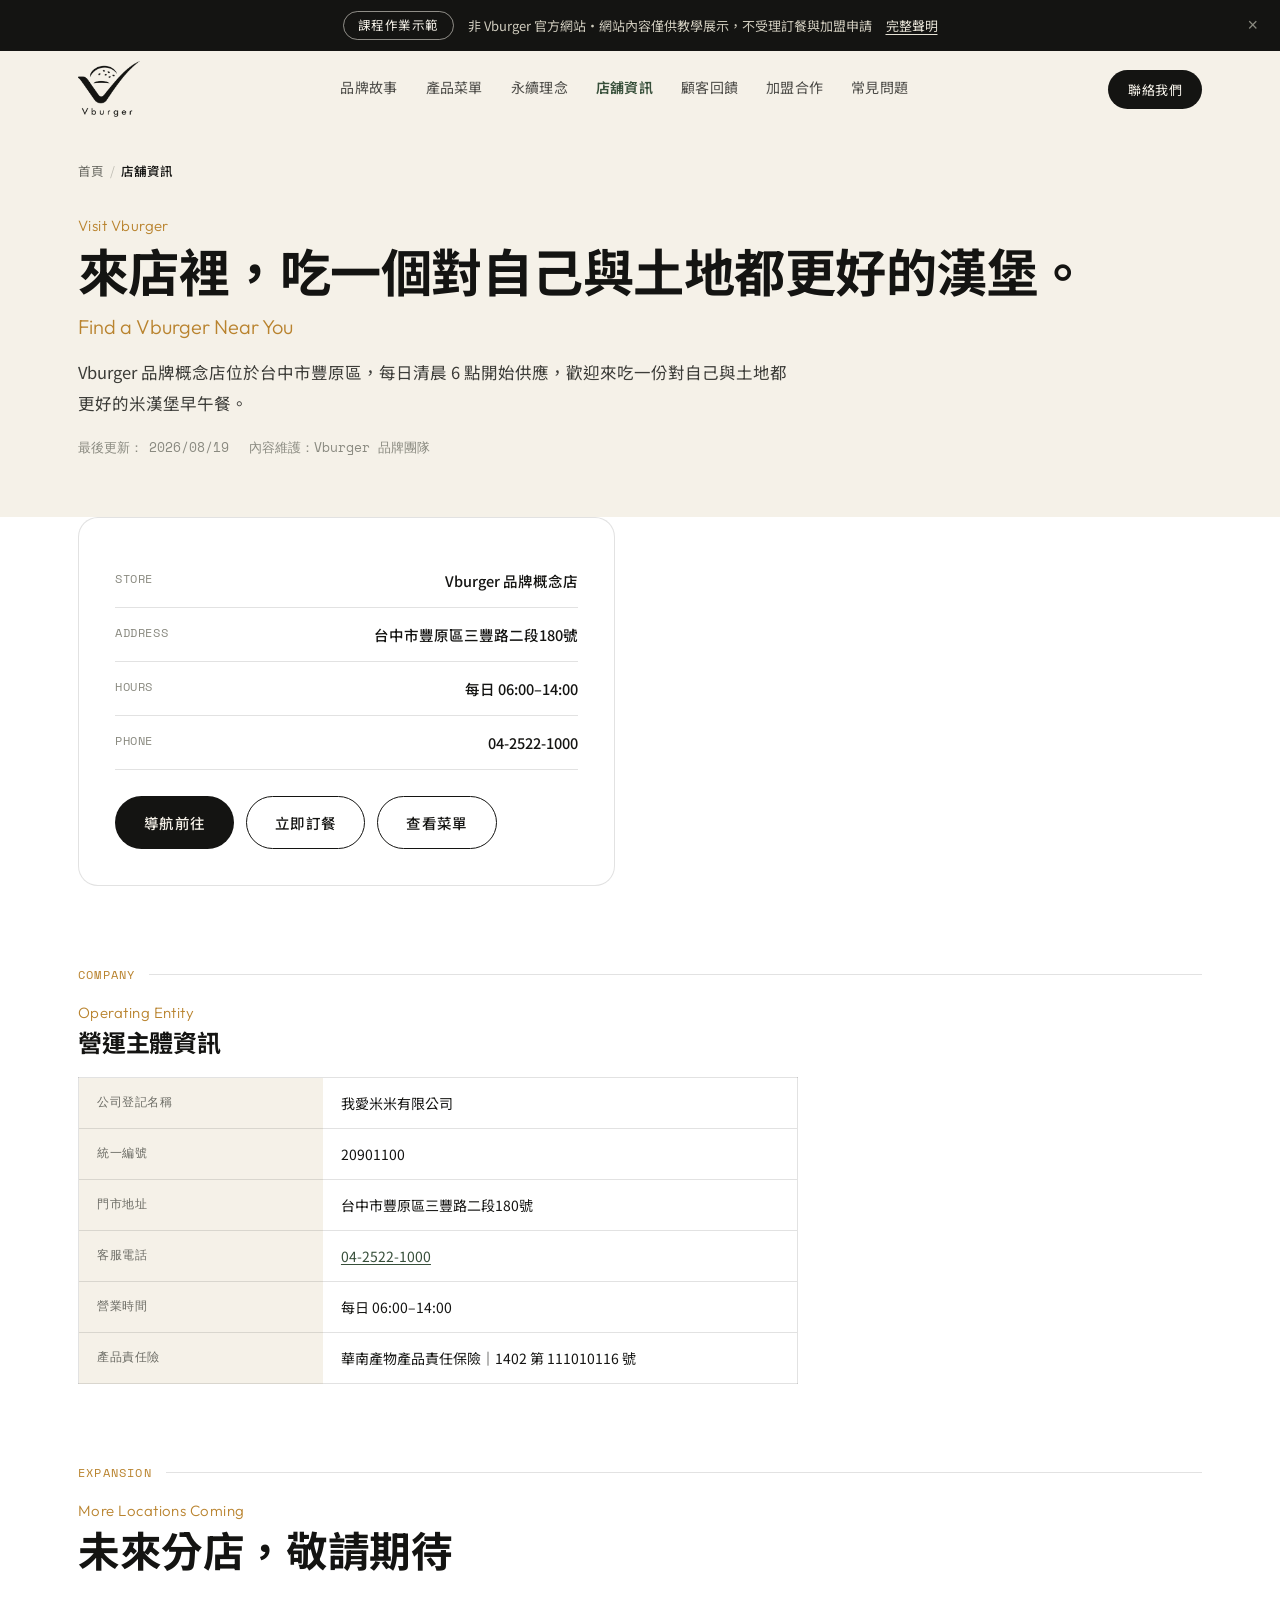
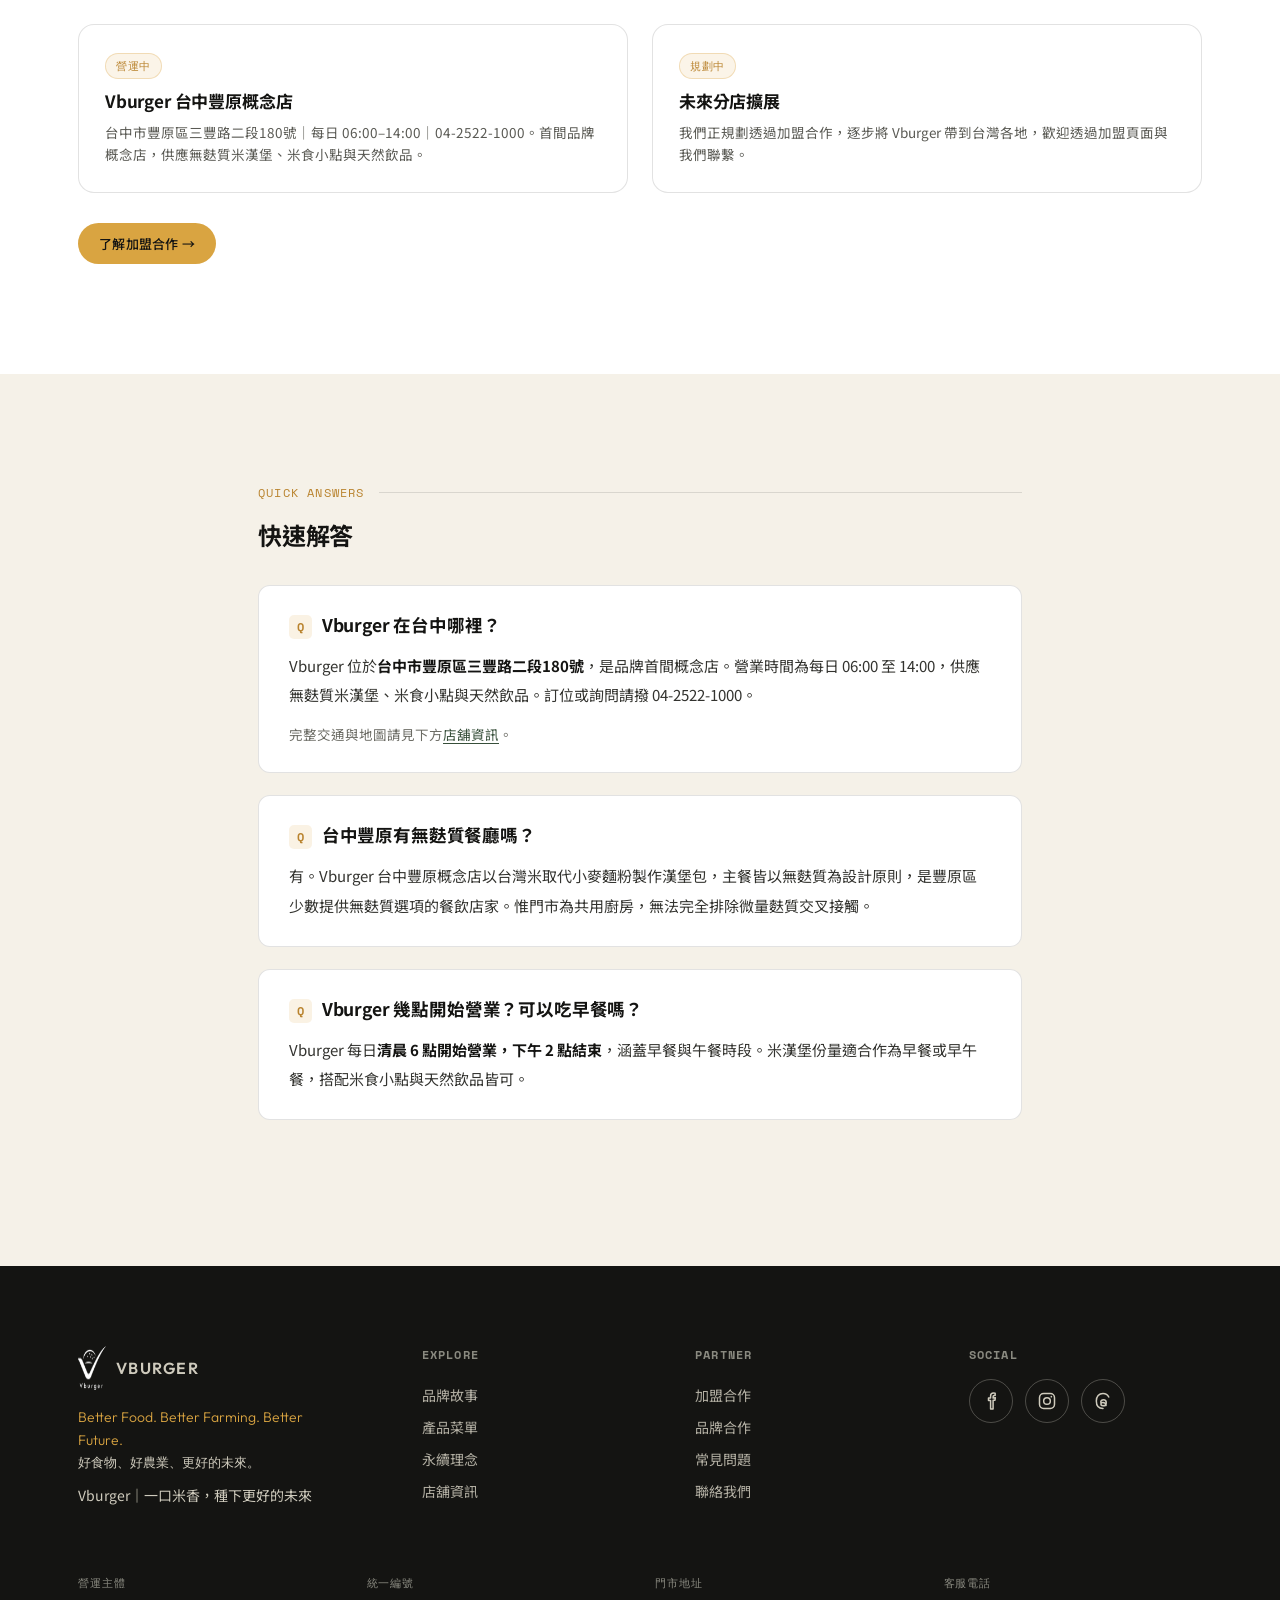
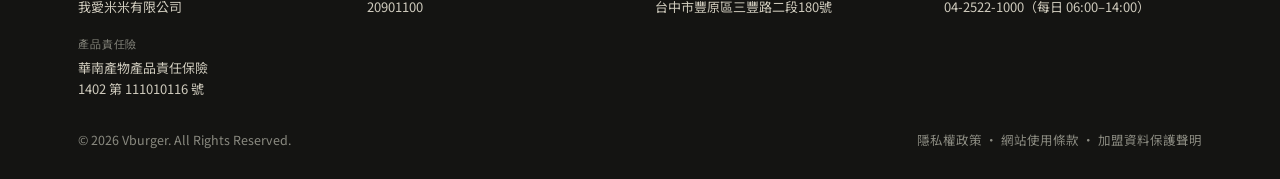
<file: stores.html>
<!DOCTYPE html>
<html lang="zh-Hant-TW">
<head>
<meta charset="UTF-8">
<meta name="viewport" content="width=device-width, initial-scale=1.0">
<!-- Google tag (gtag.js) -->
<script async src="https://www.googletagmanager.com/gtag/js?id=G-0RY146CX2V"></script>
<script>
  window.dataLayer = window.dataLayer || [];
  function gtag(){dataLayer.push(arguments);}
  gtag('js', new Date());

  gtag('config', 'G-0RY146CX2V');
</script>
<title>店舖資訊｜Vburger 台中豐原概念店（地址・營業時間・電話）</title>
<meta name="description" content="Vburger 台中豐原概念店位於台中市豐原區三豐路二段180號，營業時間每日 06:00 至 14:00，電話 04-2522-1000。供應無麩質米漢堡、米食小點與天然飲品，適合早餐與早午餐時段。">
<link rel="canonical" href="https://www.vburger.com.tw/stores.html">
<meta name="robots" content="index, follow">
<meta property="og:type" content="website">
<meta property="og:site_name" content="Vburger">
<meta property="og:title" content="店舖資訊｜Vburger 台中豐原概念店">
<meta property="og:description" content="Vburger 台中豐原概念店位於台中市豐原區三豐路二段180號，營業時間每日 06:00 至 14:00，電話 04-2522-1000。">
<meta property="og:url" content="https://www.vburger.com.tw/stores.html">
<meta property="og:image" content="https://www.vburger.com.tw/assets/logo.png">
<meta property="og:locale" content="zh_TW">
<meta name="twitter:card" content="summary_large_image">
<link rel="icon" href="assets/logo.png" type="image/png">
<link rel="preconnect" href="https://fonts.googleapis.com">
<link href="https://fonts.googleapis.com/css2?family=Outfit:wght@300;400;500;600;700&family=Noto+Sans+TC:wght@300;400;500;700;900&family=Space+Mono:wght@400;700&display=swap" rel="stylesheet">
<link rel="stylesheet" href="assets/css/styles.css">
<script type="application/ld+json">
{
  "@context": "https://schema.org",
  "@type": "BreadcrumbList",
  "itemListElement": [
    {"@type":"ListItem","position":1,"name":"首頁","item":"https://www.vburger.com.tw/"},
    {"@type":"ListItem","position":2,"name":"店舖資訊","item":"https://www.vburger.com.tw/stores.html"}
  ]
}
</script>
<script type="application/ld+json">
{
  "@context": "https://schema.org",
  "@type": "FoodEstablishment",
  "name": "Vburger 台中豐原概念店",
  "image": "https://www.vburger.com.tw/assets/logo.png",
  "url": "https://www.vburger.com.tw/stores.html",
  "telephone": "+886-4-2522-1000",
  "servesCuisine": [
    "米漢堡",
    "無麩質料理",
    "蔬食"
  ],
  "address": {
    "@type": "PostalAddress",
    "streetAddress": "三豐路二段180號",
    "addressLocality": "豐原區",
    "addressRegion": "台中市",
    "addressCountry": "TW"
  },
  "openingHoursSpecification": {
    "@type": "OpeningHoursSpecification",
    "dayOfWeek": [
      "Monday",
      "Tuesday",
      "Wednesday",
      "Thursday",
      "Friday",
      "Saturday",
      "Sunday"
    ],
    "opens": "06:00",
    "closes": "14:00"
  },
  "parentOrganization": {
    "@type": "Organization",
    "name": "Vburger",
    "legalName": "我愛米米有限公司",
    "taxID": "20901100"
  },
  "currenciesAccepted": "TWD",
  "hasMenu": "https://www.vburger.com.tw/menu.html",
  "potentialAction": [
    {
      "@type": "ViewAction",
      "name": "查看菜單",
      "target": {
        "@type": "EntryPoint",
        "urlTemplate": "https://www.vburger.com.tw/menu.html"
      }
    },
    {
      "@type": "CommunicateAction",
      "name": "致電門市",
      "target": {
        "@type": "EntryPoint",
        "urlTemplate": "tel:+886425221000"
      }
    }
  ]
}
</script>
<script type="application/ld+json">
{
  "@context": "https://schema.org",
  "@type": "Organization",
  "name": "Vburger",
  "legalName": "我愛米米有限公司",
  "taxID": "20901100",
  "url": "https://www.vburger.com.tw/",
  "logo": "https://www.vburger.com.tw/assets/logo.png",
  "telephone": "+886-4-2522-1000",
  "address": {
    "@type": "PostalAddress",
    "streetAddress": "三豐路二段180號",
    "addressLocality": "豐原區",
    "addressRegion": "台中市",
    "addressCountry": "TW"
  },
  "slogan": "Vburger｜一口米香，種下更好的未來",
  "potentialAction": [
    {
      "@type": "CommunicateAction",
      "name": "聯絡客服",
      "target": {
        "@type": "EntryPoint",
        "urlTemplate": "tel:+886425221000",
        "inLanguage": "zh-Hant-TW"
      }
    },
    {
      "@type": "ApplyAction",
      "name": "申請加盟諮詢",
      "target": {
        "@type": "EntryPoint",
        "urlTemplate": "https://www.vburger.com.tw/franchise.html#franchiseForm",
        "actionPlatform": [
          "https://schema.org/DesktopWebPlatform",
          "https://schema.org/MobileWebPlatform"
        ]
      },
      "result": {
        "@type": "Reservation",
        "name": "加盟顧問聯繫（3–5 個工作天內回覆）"
      }
    },
    {
      "@type": "CommunicateAction",
      "name": "送出聯絡訊息",
      "target": {
        "@type": "EntryPoint",
        "urlTemplate": "https://www.vburger.com.tw/contact.html#contactForm"
      }
    }
  ]
}
</script>
<script type="application/ld+json">
{
  "@context": "https://schema.org",
  "@type": "WebPage",
  "name": "店舖資訊",
  "url": "https://www.vburger.com.tw/stores.html",
  "inLanguage": "zh-Hant-TW",
  "datePublished": "2026-07-15",
  "dateModified": "2026-08-19",
  "isPartOf": {
    "@type": "WebSite",
    "name": "Vburger",
    "url": "https://www.vburger.com.tw/"
  },
  "publisher": {
    "@type": "Organization",
    "name": "Vburger",
    "legalName": "我愛米米有限公司"
  },
  "speakable": {
    "@type": "SpeakableSpecification",
    "cssSelector": [
      ".takeaways",
      ".answer-box",
      "h1"
    ]
  }
}
</script>
<!-- ==========================================================================
     數據追蹤

     ✅ Google Analytics 4（G-0RY146CX2V）已安裝並啟用，位於本檔案標頭區開頭。
        單檔版另有 SPA 路由追蹤，切換頁面時會送出 page_view 事件。

     ⬜ Google Search Console 尚未驗證。
        前往 https://search.google.com/search-console 新增資源後，
        選擇「HTML 標記」驗證方式，將驗證碼填入下方 content 並移除註解符號。

     注意：Claude 發布的網址（claude.ai/public/artifacts/...）無法通過
     Search Console 網域驗證，需使用自有網域或 Netlify / Cloudflare Pages
     等可驗證的主機。
     ========================================================================== -->

<!-- Google Search Console 驗證（取得驗證碼後移除本行註解符號）
<meta name="google-site-verification" content="請填入驗證碼">
-->

<script type="application/ld+json">
{
  "@context": "https://schema.org",
  "@type": "FAQPage",
  "mainEntity": [
    {
      "@type": "Question",
      "name": "Vburger 在台中哪裡？",
      "acceptedAnswer": {
        "@type": "Answer",
        "text": "Vburger 位於台中市豐原區三豐路二段180號，是品牌首間概念店。營業時間為每日 06:00 至 14:00，供應無麩質米漢堡、米食小點與天然飲品。訂位或詢問請撥 04-2522-1000。"
      }
    },
    {
      "@type": "Question",
      "name": "台中豐原有無麩質餐廳嗎？",
      "acceptedAnswer": {
        "@type": "Answer",
        "text": "有。Vburger 台中豐原概念店以台灣米取代小麥麵粉製作漢堡包，主餐皆以無麩質為設計原則，是豐原區少數提供無麩質選項的餐飲店家。惟門市為共用廚房，無法完全排除微量麩質交叉接觸。"
      }
    },
    {
      "@type": "Question",
      "name": "Vburger 幾點開始營業？可以吃早餐嗎？",
      "acceptedAnswer": {
        "@type": "Answer",
        "text": "Vburger 每日清晨 6 點開始營業，下午 2 點結束，涵蓋早餐與午餐時段。米漢堡份量適合作為早餐或早午餐，搭配米食小點與天然飲品皆可。"
      }
    }
  ]
}
</script>
</head>
<body>
<a href="#main" class="skip-link">跳到主要內容</a>

<div class="demo-banner" id="demoBanner" role="region" aria-label="網站性質聲明">
  <span class="db-badge">課程作業示範</span>
  <span class="db-text">非 Vburger 官方網站・網站內容僅供教學展示，不受理訂餐與加盟申請</span>
  <a href="index.html#demo-disclaimer" class="db-link">完整聲明</a>
  <button type="button" class="db-close" id="demoBannerClose" aria-label="關閉聲明橫幅">&times;</button>
</div>


<header class="site-header" id="siteHeader">
  <div class="nav-inner">
    <a href="index.html" class="nav-logo">
      <img src="assets/logo.png" alt="Vburger 品牌標誌" width="30" height="30">
      <span>VBURGER</span>
    </a>
    <nav class="links" aria-label="主要導覽">
      <a href="brand-story.html">品牌故事</a>
      <a href="menu.html">產品菜單</a>
      <a href="sustainability.html">永續理念</a>
      <a href="stores.html" aria-current="page">店舖資訊</a>
      <a href="reviews.html">顧客回饋</a>
      <a href="franchise.html">加盟合作</a>
      <a href="faq.html">常見問題</a>
    </nav>
    <a href="contact.html" class="nav-cta">聯絡我們</a>
    <button class="burger" id="burgerBtn" aria-label="開啟選單" aria-expanded="false" aria-controls="mobileMenu">
      <span></span><span></span><span></span>
    </button>
  </div>
</header>

<div class="mobile-menu" id="mobileMenu">
  <a href="brand-story.html">品牌故事</a>
  <a href="menu.html">產品菜單</a>
  <a href="sustainability.html">永續理念</a>
  <a href="stores.html" aria-current="page">店舖資訊</a>
  <a href="reviews.html">顧客回饋</a>
  <a href="franchise.html">加盟合作</a>
  <a href="partners.html">品牌合作</a>
        <a href="reviews.html">顧客回饋</a>
  <a href="faq.html">常見問題</a>
  <a href="contact.html">聯絡我們</a>
</div>

<nav class="breadcrumbs" aria-label="麵包屑導覽">
  <a href="index.html">首頁</a><span class="sep">/</span><span class="current">店舖資訊</span>
</nav>

<main id="main">

<section class="page-hero">
  <div class="wrap">
    <div class="section-sub">Visit Vburger</div>
    <h1>來店裡，吃一個對自己與土地都更好的漢堡。</h1>
    <div class="en-line">Find a Vburger Near You</div>
    <p class="lead">Vburger 品牌概念店位於台中市豐原區，每日清晨 6 點開始供應，歡迎來吃一份對自己與土地都更好的米漢堡早午餐。</p>
    <div class="page-meta">
      <span>最後更新：<time datetime="2026-08-19">2026/08/19</time></span>
      <span>內容維護：Vburger 品牌團隊</span>
    </div>
  </div>
</section>

<section style="background:var(--white); padding-top:0;">
  <div class="wrap">
    <div class="store-grid">
      <div class="store-card reveal">
        <div class="store-row"><span class="k">Store</span><span class="v">Vburger 品牌概念店</span></div>
        <div class="store-row"><span class="k">Address</span><span class="v">台中市豐原區三豐路二段180號</span></div>
        <div class="store-row"><span class="k">Hours</span><span class="v"><time datetime="Mo-Su 06:00-14:00">每日 06:00–14:00</time></span></div>
        <div class="store-row"><span class="k">Phone</span><span class="v"><a href="tel:+886425221000" data-agent-action="call-store">04-2522-1000</a></span></div>
        <div class="store-btns">
          <a href="https://www.google.com/maps/search/?api=1&query=%E5%8F%B0%E4%B8%AD%E5%B8%82%E8%B1%90%E5%8E%9F%E5%8D%80%E4%B8%89%E8%B1%90%E8%B7%AF%E4%BA%8C%E6%AE%B5180%E8%99%9F" target="_blank" rel="noopener" class="btn btn-primary" data-agent-action="get-directions">導航前往</a>
          <a href="#" class="btn btn-ghost" data-agent-action="order-online" aria-disabled="true" title="示範網站，未開放線上訂餐">立即訂餐</a>
          <a href="menu.html" class="btn btn-ghost">查看菜單</a>
        </div>
      </div>
      <div class="map-embed reveal" id="mapEmbed">
        <iframe id="mapFrame"
          title="Vburger 台中豐原概念店地圖：台中市豐原區三豐路二段180號"
          src="https://maps.google.com/maps?q=%E5%8F%B0%E4%B8%AD%E5%B8%82%E8%B1%90%E5%8E%9F%E5%8D%80%E4%B8%89%E8%B1%90%E8%B7%AF%E4%BA%8C%E6%AE%B5180%E8%99%9F&t=&z=16&ie=UTF8&iwloc=&output=embed"
          width="100%" height="100%" style="border:0;" loading="lazy"
          referrerpolicy="no-referrer-when-downgrade" allowfullscreen></iframe>
        <div class="map-fallback" id="mapFallback">
          <div class="mf-pin"></div>
          <div class="mf-name">Vburger 台中豐原概念店</div>
          <div class="mf-addr">台中市豐原區三豐路二段180號<br>每日 06:00–14:00</div>
          <a href="https://www.google.com/maps/search/?api=1&query=%E5%8F%B0%E4%B8%AD%E5%B8%82%E8%B1%90%E5%8E%9F%E5%8D%80%E4%B8%89%E8%B1%90%E8%B7%AF%E4%BA%8C%E6%AE%B5180%E8%99%9F"
             target="_blank" rel="noopener" class="btn btn-primary btn-sm">在 Google 地圖開啟</a>
          <div class="mf-note">MAP PREVIEW UNAVAILABLE HERE</div>
        </div>
      </div>
    </div>

    <div class="label-row" style="margin-top:80px;"><span class="num">COMPANY</span><span class="rule"></span></div>
    <div class="section-sub">Operating Entity</div>
    <h2 class="section-title" style="font-size:1.5rem;">營運主體資訊</h2>
    <table class="company-table" style="max-width:720px;">
      <tbody>
        <tr><th scope="row">公司登記名稱</th><td>我愛米米有限公司</td></tr>
        <tr><th scope="row">統一編號</th><td>20901100</td></tr>
        <tr><th scope="row">門市地址</th><td>台中市豐原區三豐路二段180號</td></tr>
        <tr><th scope="row">客服電話</th><td><a href="tel:+886425221000">04-2522-1000</a></td></tr>
        <tr><th scope="row">營業時間</th><td>每日 06:00–14:00</td></tr>
        <tr><th scope="row">產品責任險</th><td>華南產物產品責任保險｜1402 第 111010116 號</td></tr>
      </tbody>
    </table>

    <div class="label-row" style="margin-top:80px;"><span class="num">EXPANSION</span><span class="rule"></span></div>
    <div class="section-sub">More Locations Coming</div>
    <h2 class="section-title">未來分店，敬請期待</h2>
    <div class="store-list">
      <div class="store-mini reveal">
        <span class="tag">營運中</span>
        <h3>Vburger 台中豐原概念店</h3>
        <p>台中市豐原區三豐路二段180號｜每日 06:00–14:00｜04-2522-1000。首間品牌概念店，供應無麩質米漢堡、米食小點與天然飲品。</p>
      </div>
      <div class="store-mini reveal">
        <span class="tag">規劃中</span>
        <h3>未來分店擴展</h3>
        <p>我們正規劃透過加盟合作，逐步將 Vburger 帶到台灣各地，歡迎透過加盟頁面與我們聯繫。</p>
      </div>
    </div>
    <p style="margin-top:30px;"><a href="franchise.html" class="btn btn-gold btn-sm">了解加盟合作 →</a></p>
  </div>
</section>

<section style="background:var(--cream);" id="stores-aeo">
  <div class="wrap-narrow">
    <div class="label-row"><span class="num">QUICK ANSWERS</span><span class="rule"></span></div>
    <h2 class="section-title" style="font-size:1.5rem;">快速解答</h2>
    <div class="aeo">
      <div class="aeo-item">
        <h2>Vburger 在台中哪裡？</h2>
        <p class="aeo-answer">Vburger 位於<strong>台中市豐原區三豐路二段180號</strong>，是品牌首間概念店。營業時間為每日 06:00 至 14:00，供應無麩質米漢堡、米食小點與天然飲品。訂位或詢問請撥 04-2522-1000。</p>
        <p class="aeo-more">完整交通與地圖請見下方<a data-scroll="main">店舖資訊</a>。</p>
      </div>
      <div class="aeo-item">
        <h2>台中豐原有無麩質餐廳嗎？</h2>
        <p class="aeo-answer">有。Vburger 台中豐原概念店以台灣米取代小麥麵粉製作漢堡包，主餐皆以無麩質為設計原則，是豐原區少數提供無麩質選項的餐飲店家。惟門市為共用廚房，無法完全排除微量麩質交叉接觸。</p>
      </div>
      <div class="aeo-item">
        <h2>Vburger 幾點開始營業？可以吃早餐嗎？</h2>
        <p class="aeo-answer">Vburger 每日<strong>清晨 6 點開始營業，下午 2 點結束</strong>，涵蓋早餐與午餐時段。米漢堡份量適合作為早餐或早午餐，搭配米食小點與天然飲品皆可。</p>
      </div>
    </div>
  </div>
</section>

</main>

<footer class="site-footer">
  <div class="wrap">
    <div class="footer-top">
      <div>
        <div class="footer-logo"><img src="assets/logo.png" alt="Vburger 品牌標誌" width="28" height="28"><span class="en" style="font-weight:600; letter-spacing:0.08em;">VBURGER</span></div>
        <div class="footer-tag">Better Food. Better Farming. Better Future.<br><span style="color:#cfcbbd; font-size:13px;">好食物、好農業、更好的未來。</span></div><div class="footer-slogan">Vburger｜一口米香，種下更好的未來</div>
      </div>
      <div class="footer-col">
        <h5>Explore</h5>
        <a href="brand-story.html">品牌故事</a>
        <a href="menu.html">產品菜單</a>
        <a href="sustainability.html">永續理念</a>
        <a href="stores.html">店舖資訊</a>
      </div>
      <div class="footer-col">
        <h5>Partner</h5>
        <a href="franchise.html">加盟合作</a>
        <a href="partners.html">品牌合作</a>
        <a href="faq.html">常見問題</a>
        <a href="contact.html">聯絡我們</a>
      </div>
      <div class="footer-col">
        <h5>Social</h5>
        <div class="footer-social">
          <a href="#" class="social-icon" aria-label="Vburger Facebook" target="_blank" rel="noopener"><svg viewBox="0 0 24 24" width="20" height="20" fill="none" stroke="currentColor" stroke-width="1.8" stroke-linecap="round" stroke-linejoin="round" aria-hidden="true"><path d="M14.5 8.5V6.8c0-.8.4-1.3 1.4-1.3H17V2.6c-.4-.05-1.2-.1-2-.1-2.1 0-3.5 1.3-3.5 3.6v2.4H9v3h2.5V21.5h3V11h2.3l.4-3z"/></svg></a>
          <a href="#" class="social-icon" aria-label="Vburger Instagram" target="_blank" rel="noopener"><svg viewBox="0 0 24 24" width="20" height="20" fill="none" stroke="currentColor" stroke-width="1.8" stroke-linecap="round" stroke-linejoin="round" aria-hidden="true"><rect x="3" y="3" width="18" height="18" rx="5"/><circle cx="12" cy="12" r="4"/><circle cx="17.2" cy="6.8" r="1" fill="currentColor" stroke="none"/></svg></a>
          <a href="#" class="social-icon" aria-label="Vburger Threads" target="_blank" rel="noopener"><svg viewBox="0 0 24 24" width="20" height="20" fill="none" stroke="currentColor" stroke-width="1.8" stroke-linecap="round" stroke-linejoin="round" aria-hidden="true"><path d="M12 21c-4.9 0-8-3.4-8-9s3.1-9 8-9c3.4 0 5.7 1.6 6.9 4.2"/><path d="M9.2 13.2c.3-1.8 1.7-2.8 3.4-2.8 2 0 3.3 1.3 3.3 3.6 0 2.5-1.8 3.8-3.8 3.8-1.6 0-2.6-.9-2.6-2.1 0-1.1.9-1.9 2.3-1.9 2.1 0 3.6 1.4 3.9 3.5"/></svg></a>
        </div>
      </div>
    </div>
    <div class="footer-company">
      <dl>
        <dt>營運主體</dt>
        <dd>我愛米米有限公司</dd>
      </dl>
      <dl>
        <dt>統一編號</dt>
        <dd>20901100</dd>
      </dl>
      <dl>
        <dt>門市地址</dt>
        <dd>台中市豐原區三豐路二段180號</dd>
      </dl>
      <dl>
        <dt>客服電話</dt>
        <dd><a href="tel:+886425221000">04-2522-1000</a>（每日 06:00–14:00）</dd>
      </dl>
      <dl>
        <dt>產品責任險</dt>
        <dd>華南產物產品責任保險<br>1402 第 111010116 號</dd>
      </dl>
    </div>
    <div class="footer-bottom">
      <span>© 2026 Vburger. All Rights Reserved.</span>
      <span><a href="#">隱私權政策</a> · <a href="#">網站使用條款</a> · <a href="#">加盟資料保護聲明</a></span>
    </div>
  </div>
</footer>

<script src="assets/js/main.js"></script>
</body>
</html>
</file>
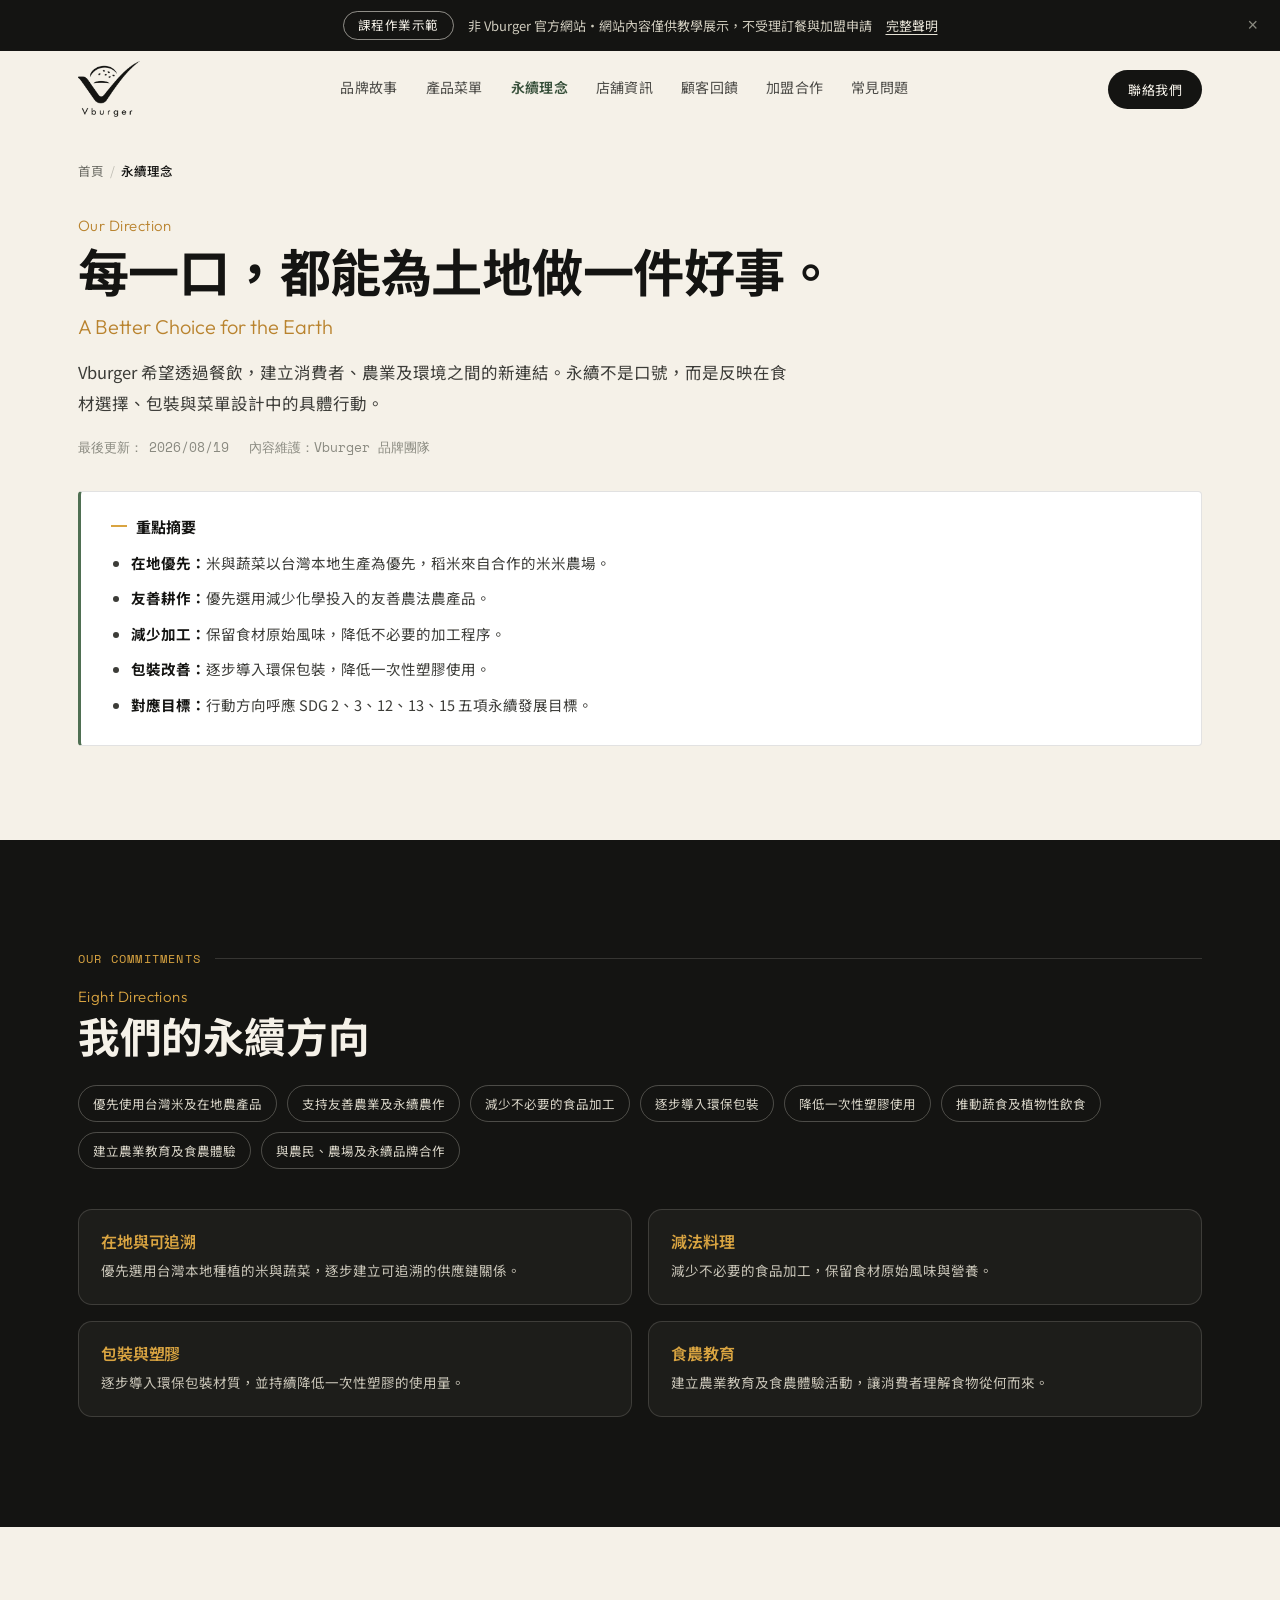
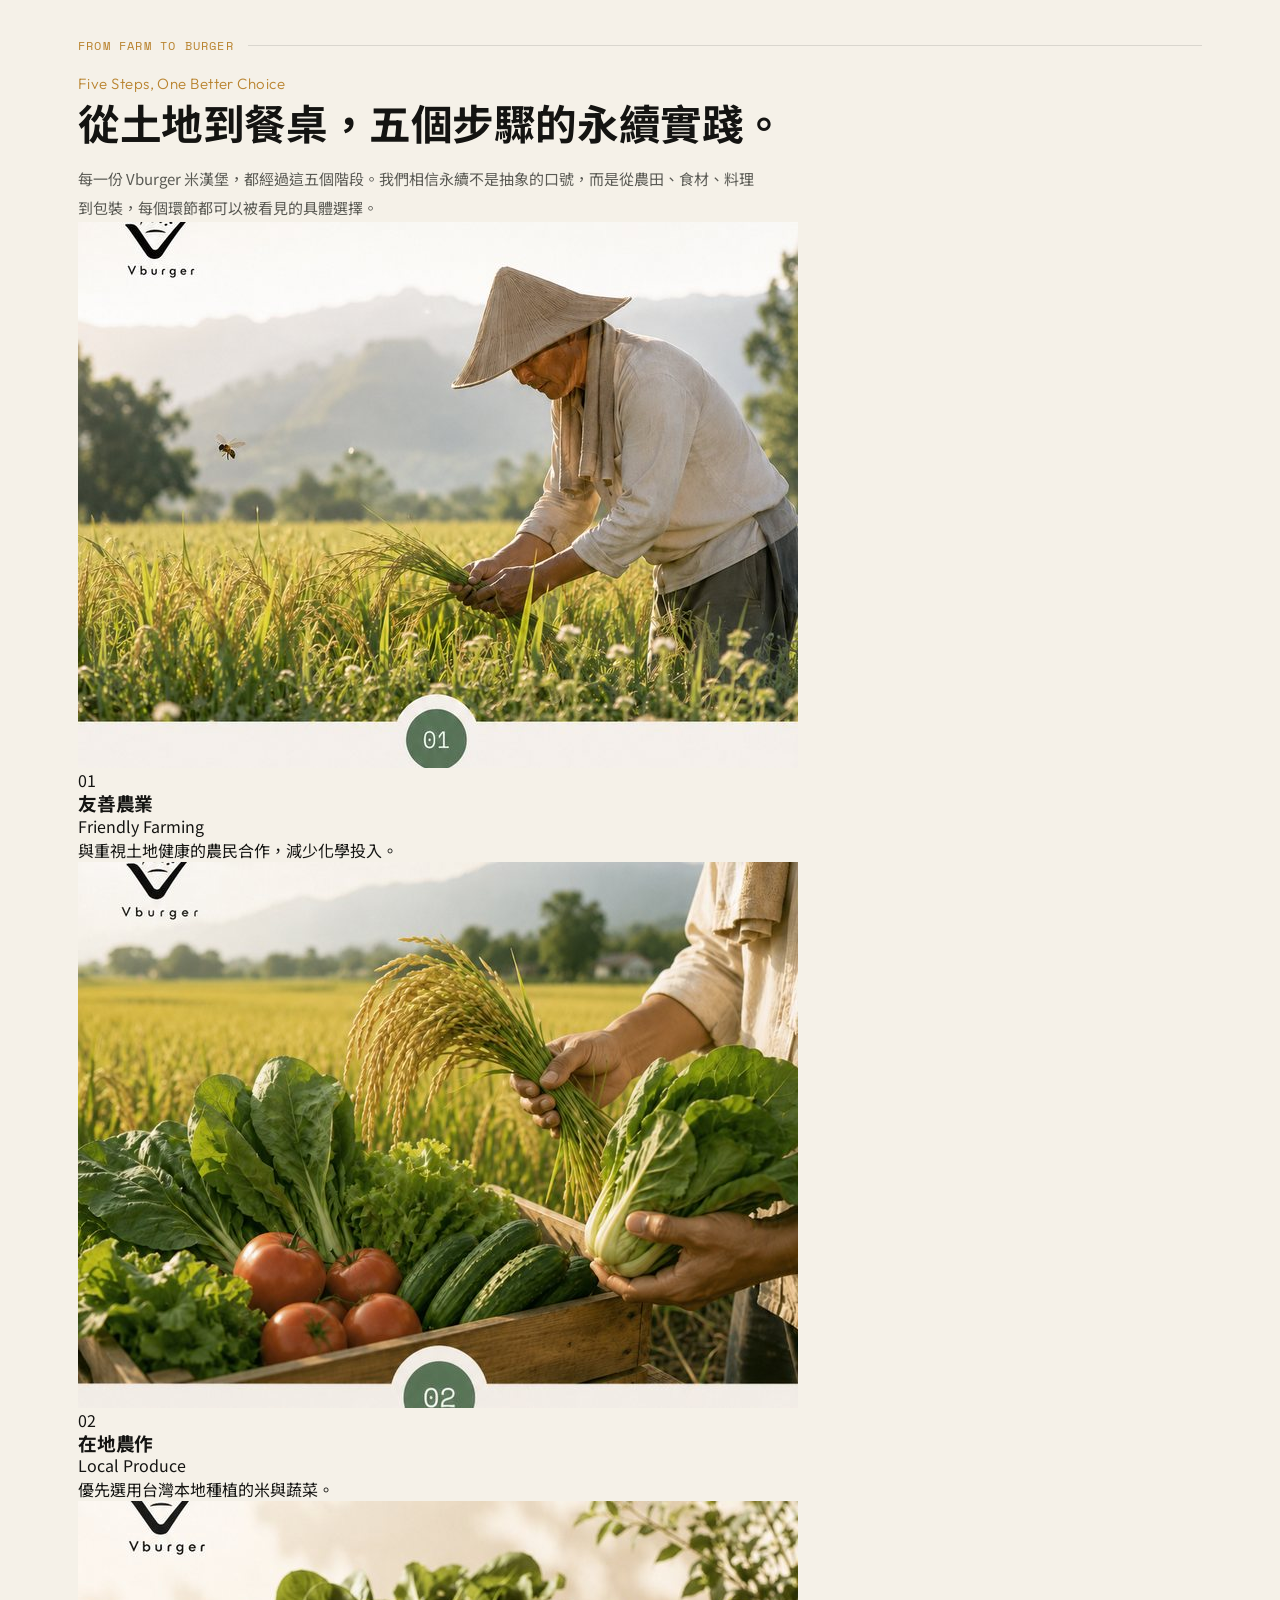
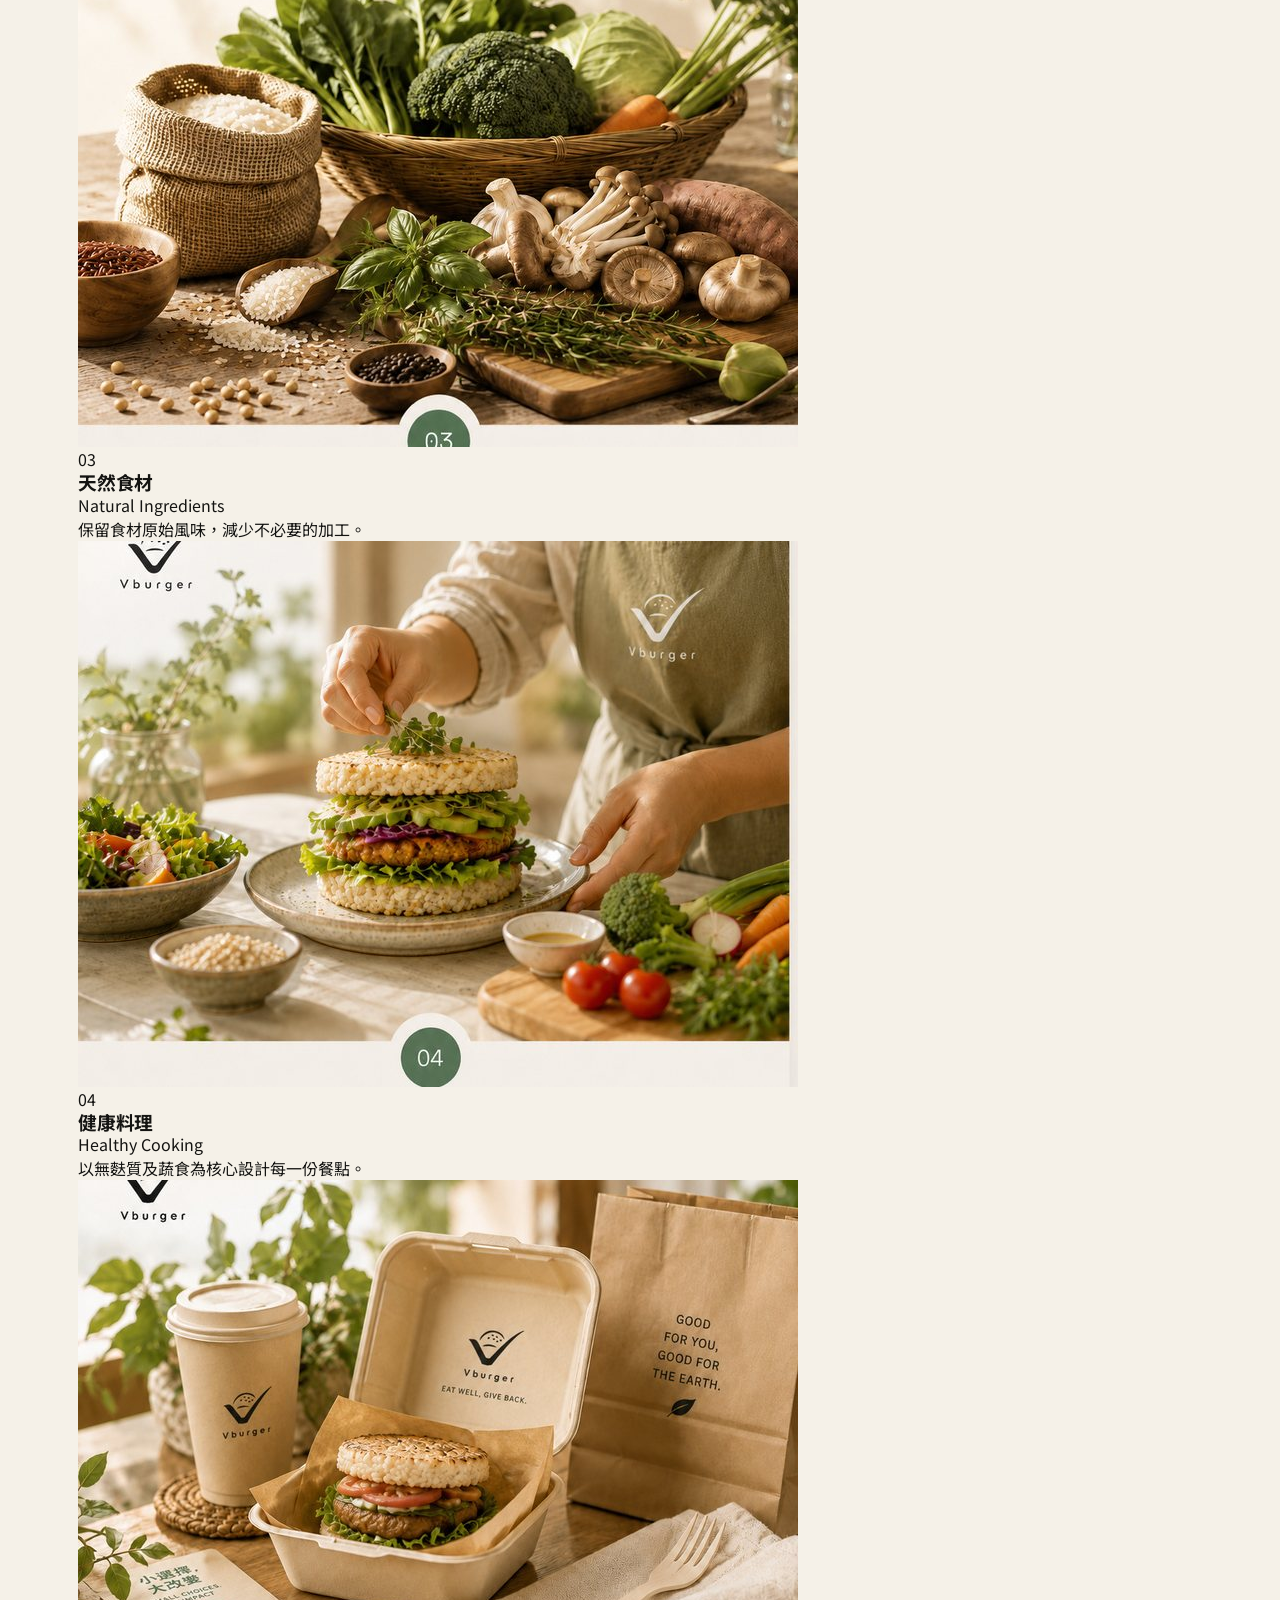
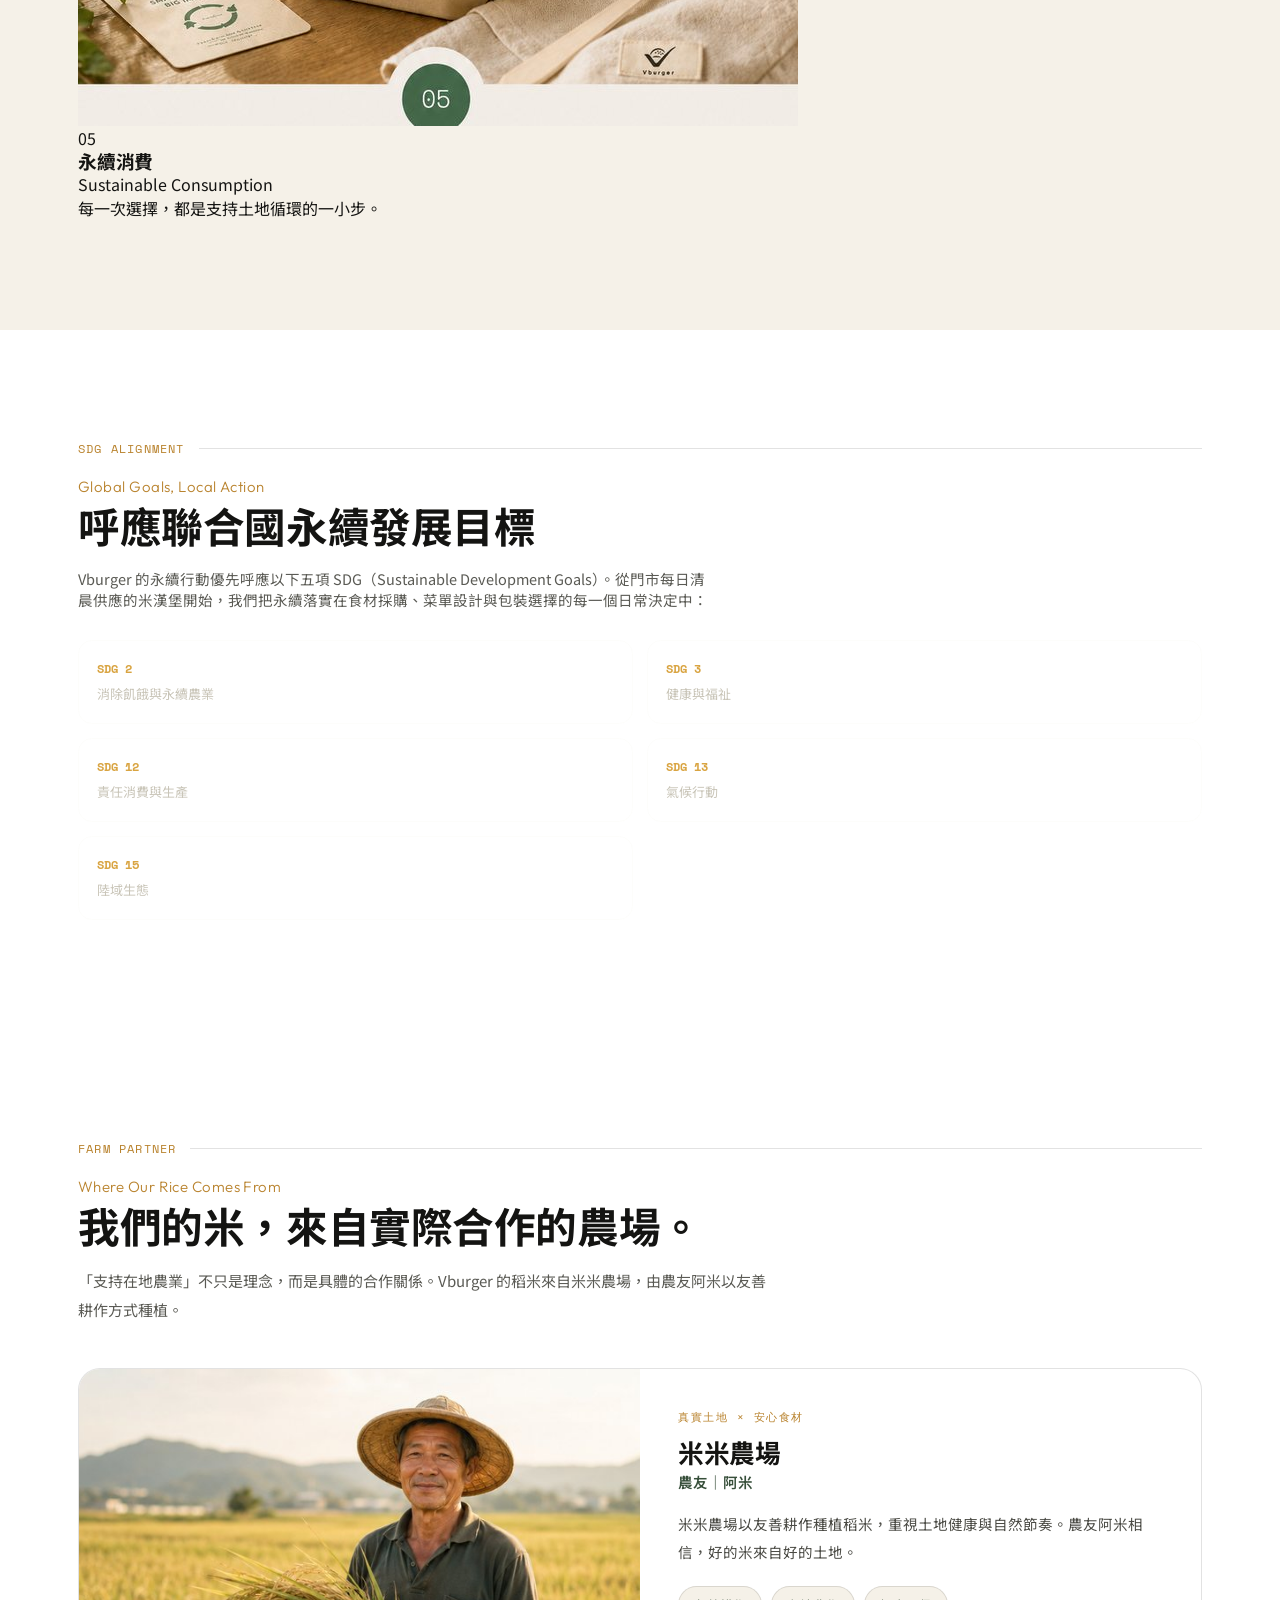
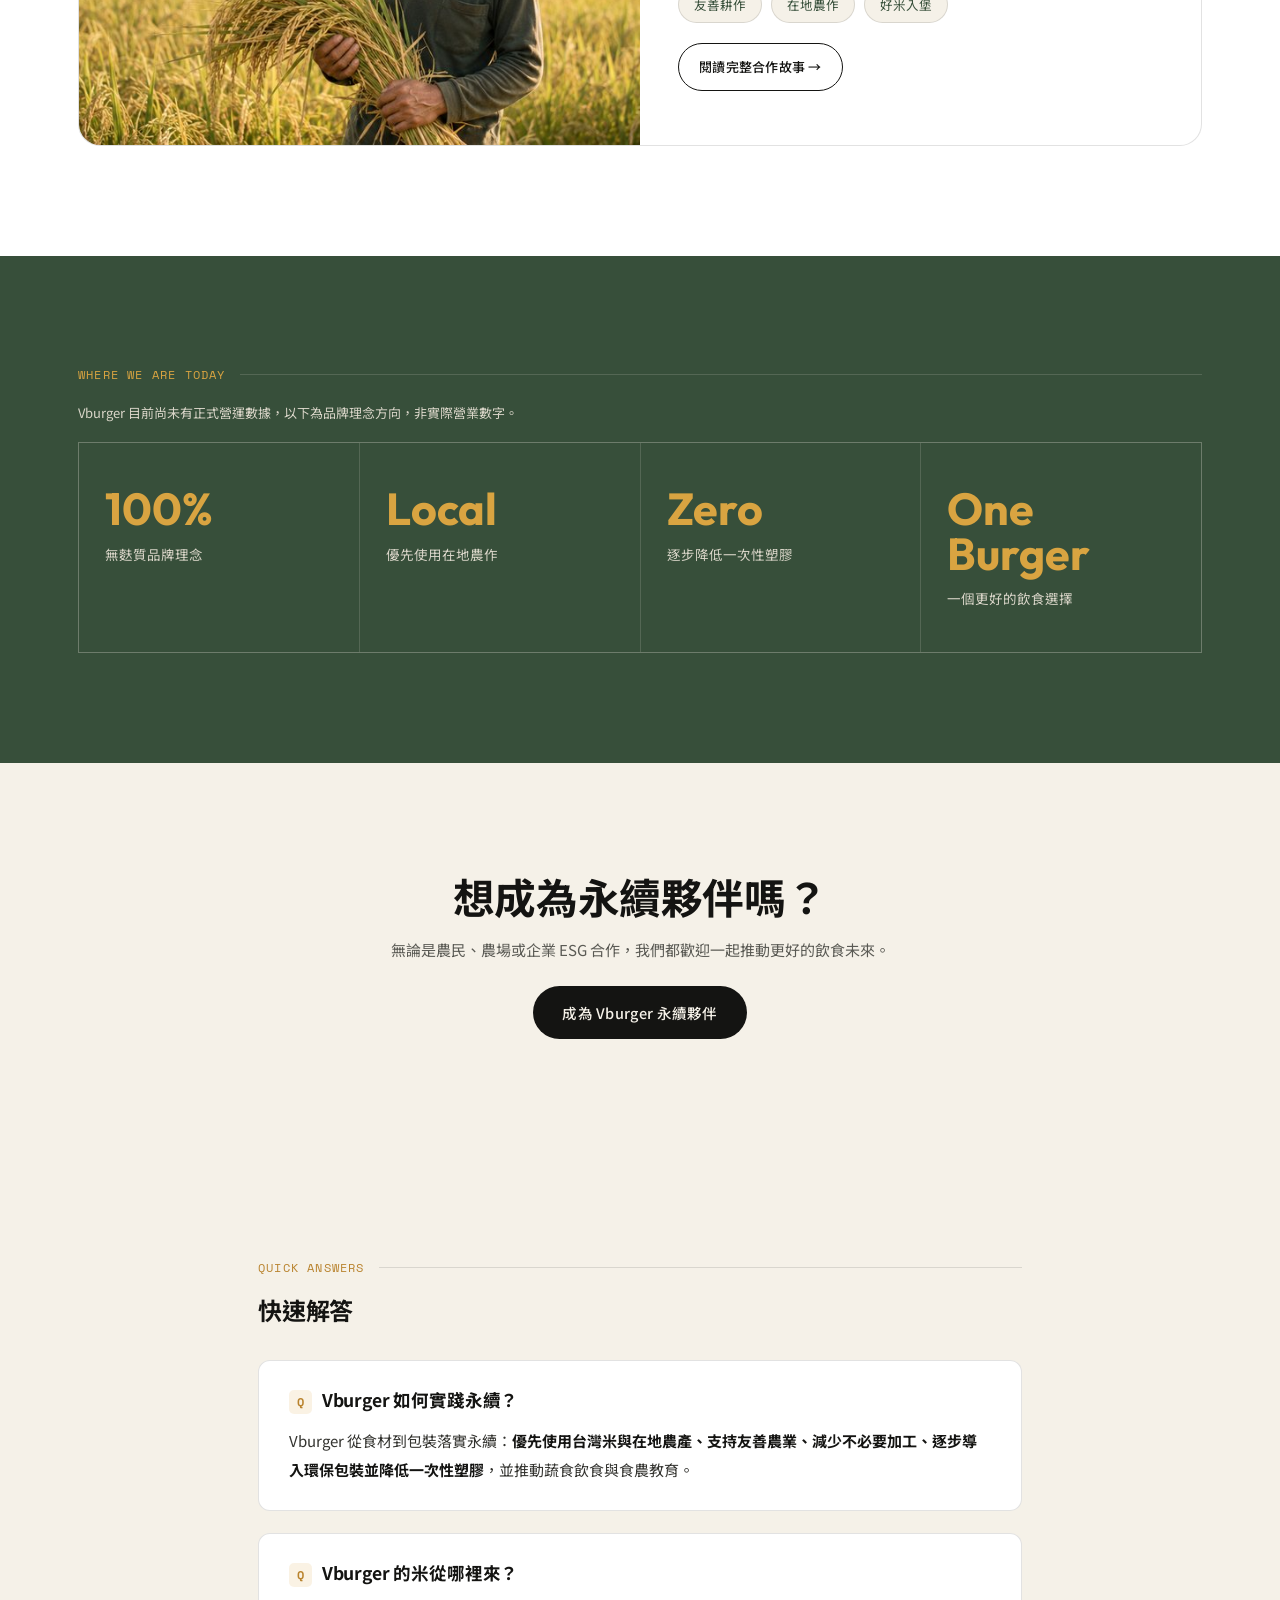
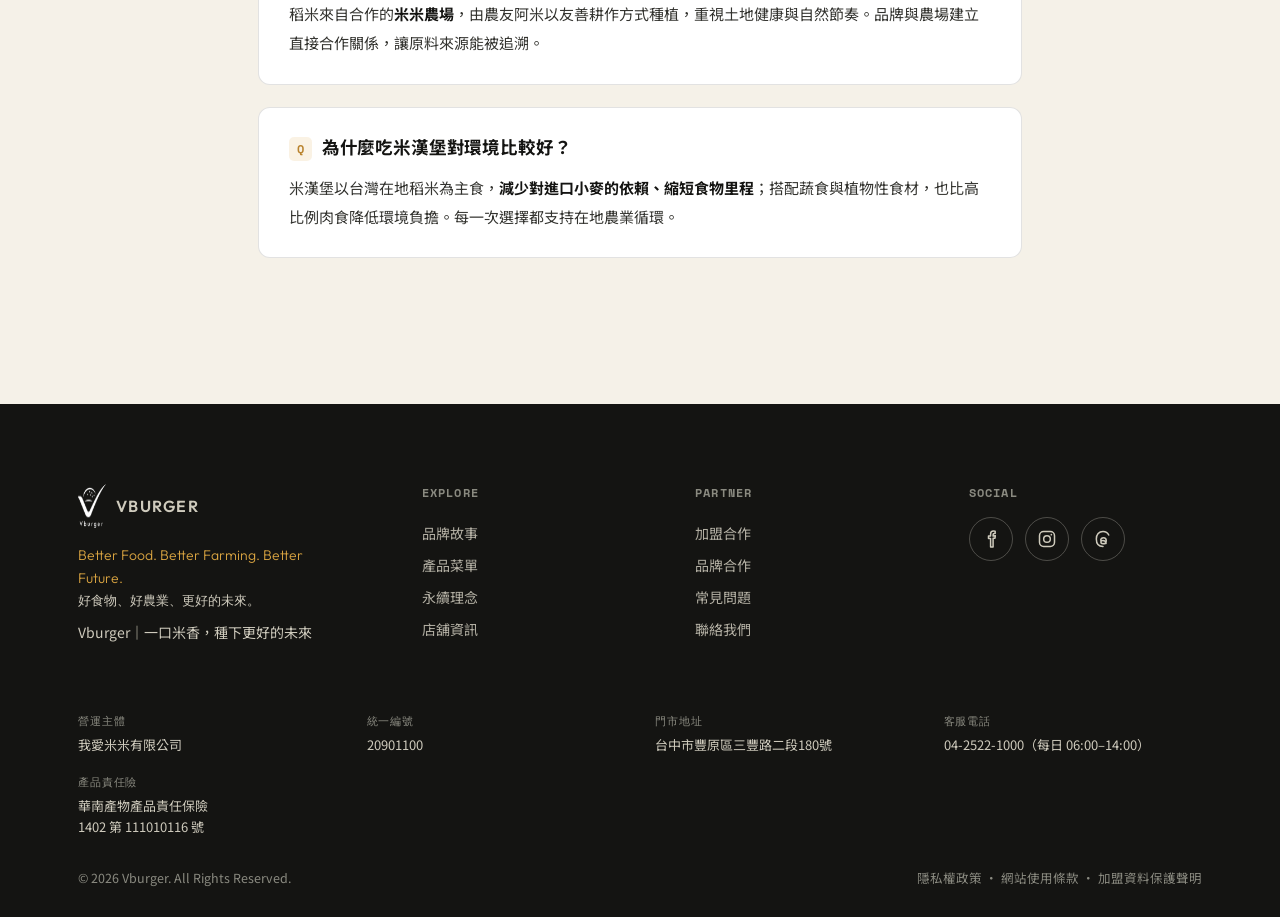
<file: sustainability.html>
<!DOCTYPE html>
<html lang="zh-Hant-TW">
<head>
<meta charset="UTF-8">
<meta name="viewport" content="width=device-width, initial-scale=1.0">
<!-- Google tag (gtag.js) -->
<script async src="https://www.googletagmanager.com/gtag/js?id=G-0RY146CX2V"></script>
<script>
  window.dataLayer = window.dataLayer || [];
  function gtag(){dataLayer.push(arguments);}
  gtag('js', new Date());

  gtag('config', 'G-0RY146CX2V');
</script>
<title>永續理念｜Vburger 友善農業與永續餐飲行動</title>
<meta name="description" content="Vburger 的永續作法包含優先使用台灣米與在地農產、支持友善農業、減少不必要加工、逐步導入環保包裝並降低一次性塑膠。稻米來自合作的米米農場，行動呼應 SDG 2、3、12、13、15。">
<link rel="canonical" href="https://www.vburger.com.tw/sustainability.html">
<meta name="robots" content="index, follow">
<meta property="og:type" content="website">
<meta property="og:site_name" content="Vburger">
<meta property="og:title" content="永續理念｜Vburger 友善農業與永續餐飲行動">
<meta property="og:description" content="Vburger 的永續作法包含優先使用台灣米與在地農產、支持友善農業、減少不必要加工、逐步導入環保包裝並降低一次性塑膠。">
<meta property="og:url" content="https://www.vburger.com.tw/sustainability.html">
<meta property="og:image" content="https://www.vburger.com.tw/assets/logo.png">
<meta property="og:locale" content="zh_TW">
<meta name="twitter:card" content="summary_large_image">
<link rel="icon" href="assets/logo.png" type="image/png">
<link rel="preconnect" href="https://fonts.googleapis.com">
<link href="https://fonts.googleapis.com/css2?family=Outfit:wght@300;400;500;600;700&family=Noto+Sans+TC:wght@300;400;500;700;900&family=Space+Mono:wght@400;700&display=swap" rel="stylesheet">
<link rel="stylesheet" href="assets/css/styles.css">
<script type="application/ld+json">
{
  "@context": "https://schema.org",
  "@type": "BreadcrumbList",
  "itemListElement": [
    {"@type":"ListItem","position":1,"name":"首頁","item":"https://www.vburger.com.tw/"},
    {"@type":"ListItem","position":2,"name":"永續理念","item":"https://www.vburger.com.tw/sustainability.html"}
  ]
}
</script>
<script type="application/ld+json">
{
  "@context": "https://schema.org",
  "@type": "Organization",
  "name": "Vburger",
  "legalName": "我愛米米有限公司",
  "taxID": "20901100",
  "url": "https://www.vburger.com.tw/",
  "logo": "https://www.vburger.com.tw/assets/logo.png",
  "telephone": "+886-4-2522-1000",
  "address": {
    "@type": "PostalAddress",
    "streetAddress": "三豐路二段180號",
    "addressLocality": "豐原區",
    "addressRegion": "台中市",
    "addressCountry": "TW"
  },
  "slogan": "Vburger｜一口米香，種下更好的未來",
  "potentialAction": [
    {
      "@type": "CommunicateAction",
      "name": "聯絡客服",
      "target": {
        "@type": "EntryPoint",
        "urlTemplate": "tel:+886425221000",
        "inLanguage": "zh-Hant-TW"
      }
    },
    {
      "@type": "ApplyAction",
      "name": "申請加盟諮詢",
      "target": {
        "@type": "EntryPoint",
        "urlTemplate": "https://www.vburger.com.tw/franchise.html#franchiseForm",
        "actionPlatform": [
          "https://schema.org/DesktopWebPlatform",
          "https://schema.org/MobileWebPlatform"
        ]
      },
      "result": {
        "@type": "Reservation",
        "name": "加盟顧問聯繫（3–5 個工作天內回覆）"
      }
    },
    {
      "@type": "CommunicateAction",
      "name": "送出聯絡訊息",
      "target": {
        "@type": "EntryPoint",
        "urlTemplate": "https://www.vburger.com.tw/contact.html#contactForm"
      }
    }
  ]
}
</script>
<script type="application/ld+json">
{
  "@context": "https://schema.org",
  "@type": "WebPage",
  "name": "永續理念",
  "url": "https://www.vburger.com.tw/sustainability.html",
  "inLanguage": "zh-Hant-TW",
  "datePublished": "2026-07-15",
  "dateModified": "2026-08-19",
  "isPartOf": {
    "@type": "WebSite",
    "name": "Vburger",
    "url": "https://www.vburger.com.tw/"
  },
  "publisher": {
    "@type": "Organization",
    "name": "Vburger",
    "legalName": "我愛米米有限公司"
  },
  "speakable": {
    "@type": "SpeakableSpecification",
    "cssSelector": [
      ".takeaways",
      ".answer-box",
      "h1"
    ]
  }
}
</script>
<!-- ==========================================================================
     數據追蹤

     ✅ Google Analytics 4（G-0RY146CX2V）已安裝並啟用，位於本檔案標頭區開頭。
        單檔版另有 SPA 路由追蹤，切換頁面時會送出 page_view 事件。

     ⬜ Google Search Console 尚未驗證。
        前往 https://search.google.com/search-console 新增資源後，
        選擇「HTML 標記」驗證方式，將驗證碼填入下方 content 並移除註解符號。

     注意：Claude 發布的網址（claude.ai/public/artifacts/...）無法通過
     Search Console 網域驗證，需使用自有網域或 Netlify / Cloudflare Pages
     等可驗證的主機。
     ========================================================================== -->

<!-- Google Search Console 驗證（取得驗證碼後移除本行註解符號）
<meta name="google-site-verification" content="請填入驗證碼">
-->

<script type="application/ld+json">
{
  "@context": "https://schema.org",
  "@type": "FAQPage",
  "mainEntity": [
    {
      "@type": "Question",
      "name": "Vburger 如何實踐永續？",
      "acceptedAnswer": {
        "@type": "Answer",
        "text": "Vburger 從食材到包裝落實永續：優先使用台灣米與在地農產、支持友善農業、減少不必要加工、逐步導入環保包裝並降低一次性塑膠，並推動蔬食飲食與食農教育。"
      }
    },
    {
      "@type": "Question",
      "name": "Vburger 的米從哪裡來？",
      "acceptedAnswer": {
        "@type": "Answer",
        "text": "稻米來自合作的米米農場，由農友阿米以友善耕作方式種植，重視土地健康與自然節奏。品牌與農場建立直接合作關係，讓原料來源能被追溯。"
      }
    },
    {
      "@type": "Question",
      "name": "為什麼吃米漢堡對環境比較好？",
      "acceptedAnswer": {
        "@type": "Answer",
        "text": "米漢堡以台灣在地稻米為主食，減少對進口小麥的依賴、縮短食物里程；搭配蔬食與植物性食材，也比高比例肉食降低環境負擔。每一次選擇都支持在地農業循環。"
      }
    }
  ]
}
</script>
</head>
<body>
<a href="#main" class="skip-link">跳到主要內容</a>

<div class="demo-banner" id="demoBanner" role="region" aria-label="網站性質聲明">
  <span class="db-badge">課程作業示範</span>
  <span class="db-text">非 Vburger 官方網站・網站內容僅供教學展示，不受理訂餐與加盟申請</span>
  <a href="index.html#demo-disclaimer" class="db-link">完整聲明</a>
  <button type="button" class="db-close" id="demoBannerClose" aria-label="關閉聲明橫幅">&times;</button>
</div>


<header class="site-header" id="siteHeader">
  <div class="nav-inner">
    <a href="index.html" class="nav-logo">
      <img src="assets/logo.png" alt="Vburger 品牌標誌" width="30" height="30">
      <span>VBURGER</span>
    </a>
    <nav class="links" aria-label="主要導覽">
      <a href="brand-story.html">品牌故事</a>
      <a href="menu.html">產品菜單</a>
      <a href="sustainability.html" aria-current="page">永續理念</a>
      <a href="stores.html">店舖資訊</a>
      <a href="reviews.html">顧客回饋</a>
      <a href="franchise.html">加盟合作</a>
      <a href="faq.html">常見問題</a>
    </nav>
    <a href="contact.html" class="nav-cta">聯絡我們</a>
    <button class="burger" id="burgerBtn" aria-label="開啟選單" aria-expanded="false" aria-controls="mobileMenu">
      <span></span><span></span><span></span>
    </button>
  </div>
</header>

<div class="mobile-menu" id="mobileMenu">
  <a href="brand-story.html">品牌故事</a>
  <a href="menu.html">產品菜單</a>
  <a href="sustainability.html" aria-current="page">永續理念</a>
  <a href="stores.html">店舖資訊</a>
  <a href="reviews.html">顧客回饋</a>
  <a href="franchise.html">加盟合作</a>
  <a href="partners.html">品牌合作</a>
        <a href="reviews.html">顧客回饋</a>
  <a href="faq.html">常見問題</a>
  <a href="contact.html">聯絡我們</a>
</div>

<nav class="breadcrumbs" aria-label="麵包屑導覽">
  <a href="index.html">首頁</a><span class="sep">/</span><span class="current">永續理念</span>
</nav>

<main id="main">

<section class="page-hero">
  <div class="wrap">
    <div class="section-sub">Our Direction</div>
    <h1>每一口，都能為土地做一件好事。</h1>
    <div class="en-line">A Better Choice for the Earth</div>
    <p class="lead">Vburger 希望透過餐飲，建立消費者、農業及環境之間的新連結。永續不是口號，而是反映在食材選擇、包裝與菜單設計中的具體行動。</p>
    <div class="page-meta">
      <span>最後更新：<time datetime="2026-08-19">2026/08/19</time></span>
      <span>內容維護：Vburger 品牌團隊</span>
    </div>

    <div class="takeaways">
      <h2>重點摘要</h2>
      <ul>
        <li><strong>在地優先：</strong>米與蔬菜以台灣本地生產為優先，稻米來自合作的米米農場。</li>
        <li><strong>友善耕作：</strong>優先選用減少化學投入的友善農法農產品。</li>
        <li><strong>減少加工：</strong>保留食材原始風味，降低不必要的加工程序。</li>
        <li><strong>包裝改善：</strong>逐步導入環保包裝，降低一次性塑膠使用。</li>
        <li><strong>對應目標：</strong>行動方向呼應 SDG 2、3、12、13、15 五項永續發展目標。</li>
      </ul>
    </div>
  </div>
</section>

<section class="dark-section">
  <div class="wrap">
    <div class="label-row"><span class="num" style="color:var(--gold)">OUR COMMITMENTS</span><span class="rule" style="background:rgba(245,241,232,0.15)"></span></div>
    <div class="section-sub">Eight Directions</div>
    <h2 class="section-title">我們的永續方向</h2>
    <div class="ways reveal">
      <span class="way-pill">優先使用台灣米及在地農產品</span>
      <span class="way-pill">支持友善農業及永續農作</span>
      <span class="way-pill">減少不必要的食品加工</span>
      <span class="way-pill">逐步導入環保包裝</span>
      <span class="way-pill">降低一次性塑膠使用</span>
      <span class="way-pill">推動蔬食及植物性飲食</span>
      <span class="way-pill">建立農業教育及食農體驗</span>
      <span class="way-pill">與農民、農場及永續品牌合作</span>
    </div>
    <div class="commit-list">
      <div class="commit-item reveal">
        <h3>在地與可追溯</h3>
        <p>優先選用台灣本地種植的米與蔬菜，逐步建立可追溯的供應鏈關係。</p>
      </div>
      <div class="commit-item reveal">
        <h3>減法料理</h3>
        <p>減少不必要的食品加工，保留食材原始風味與營養。</p>
      </div>
      <div class="commit-item reveal">
        <h3>包裝與塑膠</h3>
        <p>逐步導入環保包裝材質，並持續降低一次性塑膠的使用量。</p>
      </div>
      <div class="commit-item reveal">
        <h3>食農教育</h3>
        <p>建立農業教育及食農體驗活動，讓消費者理解食物從何而來。</p>
      </div>
    </div>
  </div>
</section>

<section style="background:var(--cream);">
  <div class="wrap">
    <div class="label-row"><span class="num">FROM FARM TO BURGER</span><span class="rule"></span></div>
    <div class="section-sub">Five Steps, One Better Choice</div>
    <h2 class="section-title">從土地到餐桌，五個步驟的永續實踐。</h2>
    <p style="font-size:15px; color:#5a5a54; max-width:680px; line-height:1.9;">每一份 Vburger 米漢堡，都經過這五個階段。我們相信永續不是抽象的口號，而是從農田、食材、料理到包裝，每個環節都可以被看見的具體選擇。</p>
    <div class="sustain-cards">
      <article class="sustain-card reveal">
        <div class="sustain-photo">
          <img src="assets/sustain/friendly-farming.jpg" alt="稻田中彎腰採收稻穗的台灣農民，一旁有蜜蜂飛過" loading="lazy" width="720" height="546">
          <span class="sustain-num">01</span>
        </div>
        <div class="sustain-body">
          <h3>友善農業</h3>
          <div class="sustain-en">Friendly Farming</div>
          <p>與重視土地健康的農民合作，減少化學投入。</p>
        </div>
      </article>
      <article class="sustain-card reveal">
        <div class="sustain-photo">
          <img src="assets/sustain/local-produce.jpg" alt="農民手持稻穗與結球白菜，木箱中裝滿在地蔬菜" loading="lazy" width="720" height="546">
          <span class="sustain-num">02</span>
        </div>
        <div class="sustain-body">
          <h3>在地農作</h3>
          <div class="sustain-en">Local Produce</div>
          <p>優先選用台灣本地種植的米與蔬菜。</p>
        </div>
      </article>
      <article class="sustain-card reveal">
        <div class="sustain-photo">
          <img src="assets/sustain/natural-ingredients.jpg" alt="木桌上的台灣米、豆類、香草與各式菇類天然食材" loading="lazy" width="720" height="546">
          <span class="sustain-num">03</span>
        </div>
        <div class="sustain-body">
          <h3>天然食材</h3>
          <div class="sustain-en">Natural Ingredients</div>
          <p>保留食材原始風味，減少不必要的加工。</p>
        </div>
      </article>
      <article class="sustain-card reveal">
        <div class="sustain-photo">
          <img src="assets/sustain/healthy-cooking.jpg" alt="廚師在米漢堡上擺放芽菜，桌面擺滿新鮮蔬菜" loading="lazy" width="720" height="546">
          <span class="sustain-num">04</span>
        </div>
        <div class="sustain-body">
          <h3>健康料理</h3>
          <div class="sustain-en">Healthy Cooking</div>
          <p>以無麩質及蔬食為核心設計每一份餐點。</p>
        </div>
      </article>
      <article class="sustain-card reveal">
        <div class="sustain-photo">
          <img src="assets/sustain/sustainable-consumption.jpg" alt="Vburger 環保紙盒、紙杯與紙袋包裝，搭配木製餐具" loading="lazy" width="720" height="546">
          <span class="sustain-num">05</span>
        </div>
        <div class="sustain-body">
          <h3>永續消費</h3>
          <div class="sustain-en">Sustainable Consumption</div>
          <p>每一次選擇，都是支持土地循環的一小步。</p>
        </div>
      </article>
    </div>
  </div>
</section>

<section style="background:var(--white);">
  <div class="wrap">
    <div class="label-row"><span class="num">SDG ALIGNMENT</span><span class="rule"></span></div>
    <div class="section-sub">Global Goals, Local Action</div>
    <h2 class="section-title">呼應聯合國永續發展目標</h2>
    <p style="font-size:14.5px; color:#5a5a54; max-width:640px; margin-bottom:10px;">Vburger 的永續行動優先呼應以下五項 SDG（Sustainable Development Goals）。從門市每日清晨供應的米漢堡開始，我們把永續落實在食材採購、菜單設計與包裝選擇的每一個日常決定中：</p>
    <div class="sdg-list" style="margin-top:30px;">
      <div class="sdg-item"><b>SDG 2</b>消除飢餓與永續農業</div>
      <div class="sdg-item"><b>SDG 3</b>健康與福祉</div>
      <div class="sdg-item"><b>SDG 12</b>責任消費與生產</div>
      <div class="sdg-item"><b>SDG 13</b>氣候行動</div>
      <div class="sdg-item"><b>SDG 15</b>陸域生態</div>
    </div>
  </div>
</section>

<section style="background:var(--white);">
  <div class="wrap">
    <div class="label-row"><span class="num">FARM PARTNER</span><span class="rule"></span></div>
    <div class="section-sub">Where Our Rice Comes From</div>
    <h2 class="section-title">我們的米，來自實際合作的農場。</h2>
    <p style="font-size:15px; color:#5a5a54; max-width:700px; line-height:1.9;">「支持在地農業」不只是理念，而是具體的合作關係。Vburger 的稻米來自米米農場，由農友阿米以友善耕作方式種植。</p>
    <div class="farmer-card reveal">
      <div class="farmer-photo">
        <img src="assets/eeat/farmer-ami.jpg" width="720" height="426" loading="lazy"
             alt="米米農場農友阿米，手持剛收割的稻穗站在稻田中">
      </div>
      <div class="farmer-body">
        <div class="fb-kicker">真實土地 × 安心食材</div>
        <h3>米米農場</h3>
        <div class="fb-person">農友｜阿米</div>
        <p>米米農場以友善耕作種植稻米，重視土地健康與自然節奏。農友阿米相信，好的米來自好的土地。</p>
        <div class="farmer-tags">
          <span class="farmer-tag">友善耕作</span>
          <span class="farmer-tag">在地農作</span>
          <span class="farmer-tag">好米入堡</span>
        </div>
        <p style="margin-top:20px;"><a href="brand-story.html" class="btn btn-ghost btn-sm">閱讀完整合作故事 →</a></p>
      </div>
    </div>
  </div>
</section>

<section class="stats-section">
  <div class="wrap">
    <div class="label-row"><span class="num" style="color:var(--gold)">WHERE WE ARE TODAY</span><span class="rule" style="background:rgba(245,241,232,0.15)"></span></div>
    <p style="font-size:13px; color:#d9d5c8; margin-bottom:20px; max-width:600px;">Vburger 目前尚未有正式營運數據，以下為品牌理念方向，非實際營業數字。</p>
    <div class="stat-grid">
      <div class="stat-card"><div class="stat-num">100%</div><div class="stat-label">無麩質品牌理念</div></div>
      <div class="stat-card"><div class="stat-num">Local</div><div class="stat-label">優先使用在地農作</div></div>
      <div class="stat-card"><div class="stat-num">Zero</div><div class="stat-label">逐步降低一次性塑膠</div></div>
      <div class="stat-card"><div class="stat-num">One Burger</div><div class="stat-label">一個更好的飲食選擇</div></div>
    </div>
  </div>
</section>

<section style="background:var(--cream); text-align:center;">
  <div class="wrap">
    <h2 class="section-title">想成為永續夥伴嗎？</h2>
    <p style="font-size:15px; color:#5a5a54; margin-bottom:26px;">無論是農民、農場或企業 ESG 合作，我們都歡迎一起推動更好的飲食未來。</p>
    <a href="partners.html" class="btn btn-primary">成為 Vburger 永續夥伴</a>
  </div>
</section>

<section style="background:var(--cream);" id="sustain-aeo">
  <div class="wrap-narrow">
    <div class="label-row"><span class="num">QUICK ANSWERS</span><span class="rule"></span></div>
    <h2 class="section-title" style="font-size:1.5rem;">快速解答</h2>
    <div class="aeo">
      <div class="aeo-item">
        <h2>Vburger 如何實踐永續？</h2>
        <p class="aeo-answer">Vburger 從食材到包裝落實永續：<strong>優先使用台灣米與在地農產、支持友善農業、減少不必要加工、逐步導入環保包裝並降低一次性塑膠</strong>，並推動蔬食飲食與食農教育。</p>
      </div>
      <div class="aeo-item">
        <h2>Vburger 的米從哪裡來？</h2>
        <p class="aeo-answer">稻米來自合作的<strong>米米農場</strong>，由農友阿米以友善耕作方式種植，重視土地健康與自然節奏。品牌與農場建立直接合作關係，讓原料來源能被追溯。</p>
      </div>
      <div class="aeo-item">
        <h2>為什麼吃米漢堡對環境比較好？</h2>
        <p class="aeo-answer">米漢堡以台灣在地稻米為主食，<strong>減少對進口小麥的依賴、縮短食物里程</strong>；搭配蔬食與植物性食材，也比高比例肉食降低環境負擔。每一次選擇都支持在地農業循環。</p>
      </div>
    </div>
  </div>
</section>

</main>

<footer class="site-footer">
  <div class="wrap">
    <div class="footer-top">
      <div>
        <div class="footer-logo"><img src="assets/logo.png" alt="Vburger 品牌標誌" width="28" height="28"><span class="en" style="font-weight:600; letter-spacing:0.08em;">VBURGER</span></div>
        <div class="footer-tag">Better Food. Better Farming. Better Future.<br><span style="color:#cfcbbd; font-size:13px;">好食物、好農業、更好的未來。</span></div><div class="footer-slogan">Vburger｜一口米香，種下更好的未來</div>
      </div>
      <div class="footer-col">
        <h5>Explore</h5>
        <a href="brand-story.html">品牌故事</a>
        <a href="menu.html">產品菜單</a>
        <a href="sustainability.html">永續理念</a>
        <a href="stores.html">店舖資訊</a>
      </div>
      <div class="footer-col">
        <h5>Partner</h5>
        <a href="franchise.html">加盟合作</a>
        <a href="partners.html">品牌合作</a>
        <a href="faq.html">常見問題</a>
        <a href="contact.html">聯絡我們</a>
      </div>
      <div class="footer-col">
        <h5>Social</h5>
        <div class="footer-social">
          <a href="#" class="social-icon" aria-label="Vburger Facebook" target="_blank" rel="noopener"><svg viewBox="0 0 24 24" width="20" height="20" fill="none" stroke="currentColor" stroke-width="1.8" stroke-linecap="round" stroke-linejoin="round" aria-hidden="true"><path d="M14.5 8.5V6.8c0-.8.4-1.3 1.4-1.3H17V2.6c-.4-.05-1.2-.1-2-.1-2.1 0-3.5 1.3-3.5 3.6v2.4H9v3h2.5V21.5h3V11h2.3l.4-3z"/></svg></a>
          <a href="#" class="social-icon" aria-label="Vburger Instagram" target="_blank" rel="noopener"><svg viewBox="0 0 24 24" width="20" height="20" fill="none" stroke="currentColor" stroke-width="1.8" stroke-linecap="round" stroke-linejoin="round" aria-hidden="true"><rect x="3" y="3" width="18" height="18" rx="5"/><circle cx="12" cy="12" r="4"/><circle cx="17.2" cy="6.8" r="1" fill="currentColor" stroke="none"/></svg></a>
          <a href="#" class="social-icon" aria-label="Vburger Threads" target="_blank" rel="noopener"><svg viewBox="0 0 24 24" width="20" height="20" fill="none" stroke="currentColor" stroke-width="1.8" stroke-linecap="round" stroke-linejoin="round" aria-hidden="true"><path d="M12 21c-4.9 0-8-3.4-8-9s3.1-9 8-9c3.4 0 5.7 1.6 6.9 4.2"/><path d="M9.2 13.2c.3-1.8 1.7-2.8 3.4-2.8 2 0 3.3 1.3 3.3 3.6 0 2.5-1.8 3.8-3.8 3.8-1.6 0-2.6-.9-2.6-2.1 0-1.1.9-1.9 2.3-1.9 2.1 0 3.6 1.4 3.9 3.5"/></svg></a>
        </div>
      </div>
    </div>
    <div class="footer-company">
      <dl>
        <dt>營運主體</dt>
        <dd>我愛米米有限公司</dd>
      </dl>
      <dl>
        <dt>統一編號</dt>
        <dd>20901100</dd>
      </dl>
      <dl>
        <dt>門市地址</dt>
        <dd>台中市豐原區三豐路二段180號</dd>
      </dl>
      <dl>
        <dt>客服電話</dt>
        <dd><a href="tel:+886425221000">04-2522-1000</a>（每日 06:00–14:00）</dd>
      </dl>
      <dl>
        <dt>產品責任險</dt>
        <dd>華南產物產品責任保險<br>1402 第 111010116 號</dd>
      </dl>
    </div>
    <div class="footer-bottom">
      <span>© 2026 Vburger. All Rights Reserved.</span>
      <span><a href="#">隱私權政策</a> · <a href="#">網站使用條款</a> · <a href="#">加盟資料保護聲明</a></span>
    </div>
  </div>
</footer>

<script src="assets/js/main.js"></script>
</body>
</html>
</file>
<file: assets/css/styles.css>
/* ==========================================================================
   Vburger — Shared Stylesheet
   Used by every page. Keep class names stable — pages share this file.
   ========================================================================== */

:root{
  --ink:#141412;
  --green:#4F6F52;
  --green-deep:#374F3A;
  --cream:#F5F1E8;
  --cream-2:#EFE9DA;
  --gold:#D9A441;
  --gold-deep:#B9832E;
  --white:#FFFFFF;
  --line: rgba(20,20,18,0.12);
}
*{box-sizing:border-box; margin:0; padding:0;}
html{scroll-behavior:smooth;}
body{
  background:var(--cream);
  color:var(--ink);
  font-family:'Noto Sans TC','Outfit',sans-serif;
  -webkit-font-smoothing:antialiased;
  overflow-x:hidden;
}
.en{font-family:'Outfit',sans-serif;}
.mono{font-family:'Space Mono',monospace;}
h1,h2,h3{font-weight:700; letter-spacing:-0.01em; line-height:1.15;}
a{color:inherit; text-decoration:none;}
img{max-width:100%; display:block;}
.wrap{max-width:1180px; margin:0 auto; padding:0 28px;}
.wrap-narrow{max-width:820px; margin:0 auto; padding:0 28px;}
::selection{background:var(--gold); color:var(--ink);}
a:focus-visible, button:focus-visible, input:focus-visible, textarea:focus-visible, select:focus-visible, summary:focus-visible{
  outline:2px solid var(--green); outline-offset:3px;
}
main{display:block;}

/* ---------- SKIP LINK ---------- */
.skip-link{
  position:absolute; left:-999px; top:auto; background:var(--ink); color:var(--cream);
  padding:12px 20px; z-index:1000; border-radius:0 0 10px 0; font-size:14px;
}
.skip-link:focus{left:0; top:0;}

/* ---------- BREADCRUMBS ---------- */
.breadcrumbs{
  max-width:1180px; margin:0 auto; padding:110px 28px 0;
  font-size:12.5px; color:#8a8a80; display:flex; flex-wrap:wrap; gap:6px; align-items:center;
}
.breadcrumbs a{color:#6b6b64; transition:color .2s;}
.breadcrumbs a:hover{color:var(--green-deep);}
.breadcrumbs .sep{opacity:0.5;}
.breadcrumbs .current{color:var(--ink); font-weight:500;}

/* ---------- NAV ---------- */
header.site-header{
  position:fixed; top:0; left:0; right:0; z-index:100;
  background:rgba(245,241,232,0.86);
  backdrop-filter:blur(10px);
  border-bottom:1px solid transparent;
  transition:border-color .3s ease, background .3s ease;
}
header.site-header.scrolled{border-bottom-color:var(--line);}
.nav-inner{
  max-width:1180px; margin:0 auto; padding:10px 28px;
  display:flex; align-items:center; justify-content:space-between; gap:20px;
}
.nav-logo{display:flex; align-items:center; gap:10px; flex-shrink:0;}
.nav-logo img{height:56px; width:auto;}
.nav-logo span{display:none;}
nav.links{display:flex; gap:28px; font-size:14px; letter-spacing:0.02em;}
nav.links a{position:relative; padding-bottom:4px; opacity:0.75; transition:opacity .2s; white-space:nowrap;}
nav.links a:hover{opacity:1;}
nav.links a[aria-current="page"]{opacity:1; color:var(--green-deep); font-weight:600;}
nav.links a::after{
  content:''; position:absolute; left:0; bottom:0; width:0; height:1px; background:var(--green);
  transition:width .25s ease;
}
nav.links a:hover::after{width:100%;}
.nav-cta{
  background:var(--ink); color:var(--cream); font-size:13px; padding:10px 20px;
  border-radius:100px; letter-spacing:0.03em; white-space:nowrap;
  transition:background .2s ease, transform .2s ease; flex-shrink:0;
}
.nav-cta:hover{background:var(--green-deep); transform:translateY(-1px);}
.burger{display:none; flex-direction:column; gap:5px; background:none; border:none; cursor:pointer; padding:8px;}
.burger span{display:block; width:22px; height:2px; background:var(--ink);}
.mobile-menu{
  display:none; position:fixed; inset:0; z-index:99; background:var(--cream);
  padding:100px 32px 40px; flex-direction:column; gap:22px; font-size:20px; overflow-y:auto;
}
.mobile-menu.open{display:flex;}
.mobile-menu a{border-bottom:1px solid var(--line); padding-bottom:14px;}
.mobile-menu a[aria-current="page"]{color:var(--green-deep); font-weight:700;}

/* ---------- generic section ---------- */
section{padding:110px 0; position:relative;}
section.tight{padding:70px 0;}
.label-row{display:flex; align-items:center; gap:14px; margin-bottom:20px;}
.label-row .num{font-family:'Space Mono'; font-size:12px; color:var(--gold-deep); letter-spacing:0.1em;}
.label-row .rule{flex:1; height:1px; background:var(--line);}
.section-title{font-size:clamp(1.7rem,3.4vw,2.6rem); margin-bottom:18px;}
.section-sub{font-family:'Outfit'; font-weight:300; color:var(--gold-deep); font-size:15px; letter-spacing:0.03em; margin-bottom:6px;}
.reveal{opacity:0; transform:translateY(28px); transition:opacity .8s ease, transform .8s ease;}
.reveal.in{opacity:1; transform:translateY(0);}

/* ---------- page hero (inner pages) ---------- */
.page-hero{padding:36px 0 60px;}
.page-hero h1{font-size:clamp(2rem,4.4vw,3.2rem); margin-bottom:14px;}
.page-hero .en-line{font-family:'Outfit'; font-weight:300; font-size:clamp(1rem,1.6vw,1.25rem); color:var(--gold-deep); margin-bottom:18px;}
.page-hero p.lead{max-width:720px; font-size:16.5px; line-height:1.9; color:#3c3c38;}
.answer-box{
  margin-top:28px; max-width:760px; padding:22px 26px; background:var(--white);
  border:1px solid var(--line); border-left:3px solid var(--green); border-radius:4px;
}
.answer-box p{font-size:15px; line-height:1.85; color:#33332f;}
.answer-box .kicker{font-family:'Space Mono'; font-size:11px; letter-spacing:0.1em; text-transform:uppercase; color:var(--green-deep); margin-bottom:8px; display:block;}

/* ---------- buttons ---------- */
.btn{
  display:inline-flex; align-items:center; gap:8px; padding:15px 28px; border-radius:100px;
  font-size:14.5px; letter-spacing:0.02em; font-weight:500; cursor:pointer; border:1px solid transparent;
  transition:all .22s ease;
}
.btn-primary{background:var(--ink); color:var(--cream);}
.btn-primary:hover{background:var(--green-deep); transform:translateY(-2px);}
.btn-ghost{background:transparent; border-color:var(--ink); color:var(--ink);}
.btn-ghost:hover{background:var(--ink); color:var(--cream); transform:translateY(-2px);}
.btn-gold{background:var(--gold); color:var(--ink);}
.btn-gold:hover{background:var(--gold-deep); transform:translateY(-2px);}
.btn-sm{padding:10px 20px; font-size:13px;}

/* ---------- prose (long-form article content) ---------- */
.prose{max-width:760px;}
.prose p{font-size:16.5px; line-height:2; color:#3c3c38; margin-bottom:18px;}
.prose h2{font-size:1.7rem; margin:48px 0 18px;}
.prose h3{font-size:1.25rem; margin:32px 0 14px; color:var(--green-deep);}
.prose ul, .prose ol{margin:0 0 20px 22px; color:#3c3c38; font-size:16px; line-height:1.9;}
.prose li{margin-bottom:8px;}
.prose strong{color:var(--ink);}
.key-facts{
  display:grid; grid-template-columns:repeat(2,1fr); gap:1px; background:var(--line);
  border:1px solid var(--line); margin:32px 0;
}
.key-facts .kf{background:var(--white); padding:20px 22px;}
.key-facts .kf dt{font-family:'Space Mono'; font-size:11px; letter-spacing:0.06em; text-transform:uppercase; color:#8a8a80; margin-bottom:6px;}
.key-facts .kf dd{font-size:15px; font-weight:600;}

/* ---------- story tag ---------- */
.story-tag{margin-top:14px; padding:22px 26px; border-left:2px solid var(--gold); background:var(--cream);}
.story-tag .en{font-family:'Outfit'; font-weight:600; font-size:17px; color:var(--green-deep); letter-spacing:0.01em;}
.story-tag .zh{font-size:14px; color:#555; margin-top:6px;}

/* ---------- journey strip ---------- */
.journey-grid{display:grid; grid-template-columns:repeat(4,1fr); gap:0; position:relative;}
.journey-item{position:relative; text-align:center; padding:0 18px;}
.journey-item:not(:last-child)::after{
  content:''; position:absolute; top:58px; right:-14%; width:28%; height:1px;
  background:repeating-linear-gradient(90deg, var(--gold) 0 6px, transparent 6px 11px);
}
.journey-photo{
  width:100%; aspect-ratio:4/3; border-radius:16px; overflow:hidden; margin-bottom:16px;
  box-shadow:0 16px 32px -20px rgba(20,20,18,0.3); border:1px solid var(--line);
}
.journey-photo img{width:100%; height:100%; object-fit:cover; display:block; transition:transform .5s ease;}
.journey-item:hover .journey-photo img{transform:scale(1.05);}
.journey-num{font-family:'Space Mono'; font-size:11px; color:var(--gold-deep); letter-spacing:0.1em; margin-bottom:6px;}
.journey-zh{font-size:16px; font-weight:700; margin-bottom:4px;}
.journey-en{font-family:'Outfit'; font-size:12px; color:#8a8a80; letter-spacing:0.03em;}

/* ---------- logo breakdown ---------- */
.breakdown-grid{display:grid; grid-template-columns:repeat(4,1fr); gap:1px; background:var(--line); border:1px solid var(--line); margin-top:50px;}
.bd-card{background:var(--cream); padding:38px 26px; text-align:left; transition:background .25s ease;}
.bd-card:hover{background:var(--white);}
.bd-icon{width:46px; height:46px; margin-bottom:22px;}
.bd-icon svg{width:100%; height:100%; stroke:var(--green-deep); fill:none; stroke-width:1.4;}
.bd-en{font-family:'Outfit'; font-weight:600; font-size:13px; letter-spacing:0.14em; text-transform:uppercase; color:var(--gold-deep); margin-bottom:8px;}
.bd-zh{font-size:19px; font-weight:700; margin-bottom:10px;}
.bd-desc{font-size:13.5px; color:#5a5a54; line-height:1.7;}

/* ---------- feature cards ---------- */
.feat-grid{display:grid; grid-template-columns:repeat(4,1fr); gap:26px; margin-top:50px;}
.feat-card{padding:34px 24px; border:1px solid var(--line); border-radius:18px; background:var(--cream); transition:transform .25s ease, box-shadow .25s ease;}
.feat-card:hover{transform:translateY(-6px); box-shadow:0 20px 40px -25px rgba(20,20,18,0.3);}
.feat-num{font-family:'Space Mono'; font-size:12px; color:var(--gold-deep); margin-bottom:20px;}
.feat-en{font-family:'Outfit'; font-weight:600; font-size:19px; margin-bottom:4px;}
.feat-zh{font-size:15px; color:var(--green-deep); font-weight:500; margin-bottom:14px;}
.feat-desc{font-size:13.5px; line-height:1.75; color:#565650;}

/* ---------- product cards ---------- */
.prod-grid{display:grid; grid-template-columns:repeat(3,1fr); gap:24px; margin-top:34px;}
.prod-card{background:var(--white); border-radius:20px; overflow:hidden; border:1px solid var(--line);}
.prod-media{aspect-ratio:4/3; position:relative; overflow:hidden; background:linear-gradient(135deg, var(--cream-2), var(--cream));}
.prod-media .ring{position:absolute; border-radius:50%; border:1.4px solid rgba(79,111,82,0.35);}
.prod-body{padding:24px 22px 28px;}
.prod-tag{font-family:'Space Mono'; font-size:10.5px; letter-spacing:0.08em; text-transform:uppercase; color:var(--gold-deep); margin-bottom:10px;}
.prod-title{font-size:18.5px; font-weight:700; margin-bottom:8px;}
.prod-desc{font-size:13.5px; color:#5a5a54; line-height:1.7; margin-bottom:12px;}
.prod-meta{display:flex; flex-wrap:wrap; gap:8px; font-size:11.5px; color:#8a8a80; font-family:'Space Mono';}
.prod-meta span{border:1px solid var(--line); border-radius:100px; padding:4px 10px;}
.menu-filters{display:flex; flex-wrap:wrap; gap:10px; margin:30px 0 6px;}
.menu-filter{font-size:13px; padding:9px 18px; border:1px solid var(--line); border-radius:100px; background:var(--white); cursor:pointer; transition:all .2s;}
.menu-filter.active, .menu-filter:hover{background:var(--ink); color:var(--cream); border-color:var(--ink);}
.menu-category{margin-top:64px;}
.menu-category h2{font-size:1.5rem; margin-bottom:6px;}

/* ---------- farm-to-table flow ---------- */
.flow-steps{display:flex; flex-direction:column; gap:0; margin-top:40px;}
.flow-step{display:grid; grid-template-columns:70px 1fr; gap:24px; padding:26px 0; border-top:1px solid var(--line); align-items:center;}
.flow-step:last-child{border-bottom:1px solid var(--line);}
.flow-step .mark{
  width:48px; height:48px; border-radius:50%; border:1.4px solid var(--green);
  display:flex; align-items:center; justify-content:center; font-family:'Space Mono'; font-size:13px; color:var(--green-deep);
  transition: background .3s ease, color .3s ease;
}
.flow-step.in .mark{background:var(--green); color:var(--cream);}
.flow-step h4{font-size:18px; font-weight:700;}
.flow-step p{font-size:13.5px; color:#5a5a54; margin-top:4px;}

/* ---------- dark section (sustainability) ---------- */
.dark-section{background:var(--ink); color:var(--cream);}
.dark-section .section-sub{color:var(--gold);}
.dark-section .section-title{color:var(--cream);}
.sustain-grid{display:grid; grid-template-columns:1fr 1fr; gap:60px; margin-top:50px; align-items:start;}
.dark-section p.lead{font-size:16px; line-height:2; color:#d9d5c8;}
.sdg-list{display:grid; grid-template-columns:1fr 1fr; gap:14px;}
.sdg-item{border:1px solid rgba(245,241,232,0.18); border-radius:14px; padding:18px 18px; font-size:13px; line-height:1.6; color:#c9c5b8;}
.sdg-item b{display:block; color:var(--gold); font-family:'Space Mono'; font-size:12px; margin-bottom:6px;}
.ways{margin-top:26px; display:flex; flex-wrap:wrap; gap:10px;}
.way-pill{font-size:12.5px; padding:8px 14px; border:1px solid rgba(245,241,232,0.25); border-radius:100px; color:#d9d5c8;}
.commit-list{margin-top:40px; display:grid; grid-template-columns:repeat(2,1fr); gap:16px;}
.commit-item{border:1px solid rgba(245,241,232,0.15); border-radius:14px; padding:22px; background:rgba(245,241,232,0.04);}
.commit-item h3{font-size:16px; color:var(--gold); margin-bottom:8px; font-weight:600;}
.commit-item p{font-size:13.5px; color:#c9c5b8; line-height:1.75;}

/* ---------- stats ---------- */
.stats-section{background:var(--green-deep); color:var(--cream);}
.stat-grid{display:grid; grid-template-columns:repeat(4,1fr); gap:1px; background:rgba(245,241,232,0.15); border:1px solid rgba(245,241,232,0.15); margin-top:10px;}
.stat-card{background:var(--green-deep); padding:44px 26px; text-align:left;}
.stat-num{font-family:'Outfit'; font-weight:700; font-size:clamp(2rem,3.6vw,2.8rem); color:var(--gold); line-height:1;}
.stat-label{font-size:13.5px; margin-top:12px; color:#d9d5c8;}

/* ---------- store ---------- */
.store-grid{display:grid; grid-template-columns:1fr 1fr; gap:50px; align-items:stretch;}
.store-card{background:var(--white); border:1px solid var(--line); border-radius:20px; padding:36px;}
.store-row{display:flex; justify-content:space-between; gap:16px; padding:16px 0; border-bottom:1px solid var(--line); font-size:14.5px;}
.store-row:last-child{border-bottom:none;}
.store-row .k{color:#8a8a80; font-family:'Space Mono'; font-size:12px; letter-spacing:0.05em; text-transform:uppercase; flex-shrink:0;}
.store-row .v{font-weight:500; text-align:right;}
.store-btns{display:flex; gap:12px; margin-top:26px; flex-wrap:wrap;}
.map-plate{
  border-radius:20px; border:1px solid var(--line); background:
    repeating-linear-gradient(0deg, transparent, transparent 23px, rgba(79,111,82,0.10) 24px),
    repeating-linear-gradient(90deg, transparent, transparent 23px, rgba(79,111,82,0.10) 24px), var(--white);
  display:flex; align-items:center; justify-content:center; min-height:280px; position:relative; overflow:hidden;
}
.map-plate .pin{width:14px; height:14px; border-radius:50% 50% 50% 0; background:var(--gold); transform:rotate(-45deg); box-shadow:0 6px 16px rgba(0,0,0,0.2);}
.map-plate .pin-label{position:absolute; bottom:20px; font-family:'Space Mono'; font-size:12px; color:#8a8a80;}
.store-list{margin-top:50px; display:grid; grid-template-columns:repeat(2,1fr); gap:24px;}
.store-mini{background:var(--white); border:1px solid var(--line); border-radius:16px; padding:26px;}
.store-mini h3{font-size:17px; margin-bottom:10px;}
.store-mini .tag{display:inline-block; font-family:'Space Mono'; font-size:10.5px; letter-spacing:0.06em; text-transform:uppercase; color:var(--gold-deep); background:rgba(217,164,65,0.12); border:1px solid rgba(217,164,65,0.3); padding:4px 10px; border-radius:100px; margin-bottom:12px;}
.store-mini p{font-size:13.5px; color:#5a5a54; line-height:1.7;}

/* ---------- franchise ---------- */
.fr-grid{display:grid; grid-template-columns:0.85fr 1.15fr; gap:60px;}
.fr-list{display:flex; flex-direction:column; gap:14px; margin-top:24px;}
.fr-item{display:flex; gap:12px; font-size:14.5px; color:#3c3c38; align-items:flex-start;}
.fr-item .chk{color:var(--green-deep); font-weight:700; margin-top:2px;}
.fr-steps{margin-top:50px; display:grid; grid-template-columns:repeat(4,1fr); gap:22px;}
.fr-step{border:1px solid var(--line); border-radius:16px; padding:26px 22px; background:var(--white);}
.fr-step .n{font-family:'Space Mono'; font-size:12px; color:var(--gold-deep); margin-bottom:14px;}
.fr-step h4{font-size:16px; margin-bottom:8px;}
.fr-step p{font-size:13px; color:#5a5a54; line-height:1.7;}
.form-card{background:var(--cream); border-radius:20px; padding:36px; border:1px solid var(--line);}
.form-grid{display:grid; grid-template-columns:1fr 1fr; gap:16px;}
.form-grid .full{grid-column:1/-1;}
label{display:block; font-size:12.5px; font-family:'Space Mono'; letter-spacing:0.04em; color:#6b6b64; margin-bottom:7px;}
input, select, textarea{
  width:100%; padding:12px 14px; border:1px solid var(--line); border-radius:10px; background:var(--white);
  font-family:'Noto Sans TC'; font-size:14px; color:var(--ink); transition:border-color .2s ease;
}
input:focus, select:focus, textarea:focus{border-color:var(--green); outline:none;}
textarea{resize:vertical; min-height:90px;}
.field{margin-bottom:16px;}
.form-msg{display:none; margin-top:18px; padding:16px 18px; background:rgba(79,111,82,0.12); border:1px solid rgba(79,111,82,0.3); border-radius:12px; font-size:14px; color:var(--green-deep);}
.err{color:#a13c2d; font-size:12px; margin-top:5px; display:none;}

/* ---------- partners ---------- */
.partner-row{display:flex; flex-wrap:wrap; gap:12px; margin-top:36px;}
.partner-pill{font-size:13.5px; padding:11px 20px; background:var(--white); border:1px solid var(--line); border-radius:100px;}
.partner-grid{margin-top:50px; display:grid; grid-template-columns:repeat(2,1fr); gap:20px;}
.partner-card{background:var(--white); border:1px solid var(--line); border-radius:18px; padding:28px;}
.partner-card h3{font-size:17px; margin-bottom:10px;}
.partner-card p{font-size:13.5px; color:#5a5a54; line-height:1.75;}

/* ---------- FAQ ---------- */
.faq-list{margin-top:20px; max-width:820px;}
.faq-item{border-bottom:1px solid var(--line); padding:22px 0;}
.faq-item summary{
  cursor:pointer; font-size:16.5px; font-weight:600; list-style:none; display:flex; justify-content:space-between;
  align-items:center; gap:20px;
}
.faq-item summary::-webkit-details-marker{display:none;}
.faq-item summary::after{content:'+'; font-family:'Space Mono'; font-size:20px; color:var(--gold-deep); flex-shrink:0; transition:transform .2s ease;}
.faq-item[open] summary::after{transform:rotate(45deg);}
.faq-item .a{font-size:15px; line-height:1.9; color:#3c3c38; margin-top:14px; padding-right:34px;}
.faq-cat{margin-top:56px;}
.faq-cat h2{font-size:1.4rem; margin-bottom:6px;}

/* ---------- hero (home only) ---------- */
.hero{min-height:100svh; display:flex; flex-direction:column; justify-content:center; position:relative; padding:150px 0 80px; overflow:hidden;}
.hero-grain{position:absolute; inset:0; pointer-events:none; opacity:0.5;
  background-image: radial-gradient(circle at 20% 30%, rgba(217,164,65,0.10), transparent 40%),
                     radial-gradient(circle at 85% 15%, rgba(79,111,82,0.12), transparent 45%);}
.hero-inner{max-width:1180px; margin:0 auto; padding:0 28px; position:relative; z-index:2;
  display:grid; grid-template-columns:1fr 1fr; gap:52px; align-items:center;}
.eyebrow{display:inline-flex; align-items:center; gap:8px; font-family:'Space Mono'; font-size:12px; letter-spacing:0.12em;
  text-transform:uppercase; color:var(--green-deep); background:rgba(79,111,82,0.09); border:1px solid rgba(79,111,82,0.25);
  padding:7px 14px; border-radius:100px; margin-bottom:26px;}
.eyebrow .dot{width:6px; height:6px; border-radius:50%; background:var(--gold);}
.hero h1{font-size:clamp(2.4rem, 5.4vw, 4.3rem); color:var(--ink); margin-bottom:10px;}
.hero h1 .accent{color:var(--green-deep);}
.hero .en-line{font-family:'Outfit'; font-weight:300; font-size:clamp(1.05rem,1.8vw,1.4rem); color:var(--gold-deep); letter-spacing:0.02em; margin:14px 0 22px;}
.hero p.desc{max-width:480px; font-size:17px; line-height:1.85; color:#3c3c38; margin-bottom:36px;}
.hero-ctas{display:flex; flex-wrap:wrap; gap:14px;}
.hero-visual{position:relative; display:flex; align-items:center; justify-content:center;}
  .hero-video{position:relative; margin:0; width:100%; max-width:none; border-radius:24px; overflow:hidden;
    border:1px solid var(--line); background:var(--ink);
    box-shadow:0 30px 60px -25px rgba(20,20,18,0.4);}
  .hero-video video{width:100%; height:auto; display:block;}
  .hero-video-caption{position:absolute; left:0; right:0; bottom:0; padding:60px 30px 28px; color:#fff;
    background:linear-gradient(transparent, rgba(20,20,18,0.78)); pointer-events:none;}
  .hvc-en{display:block; font-family:'Space Mono'; font-size:12.5px; letter-spacing:0.18em; color:var(--gold); margin-bottom:7px;}
  .hvc-zh{display:block; font-size:17px; font-weight:600; line-height:1.5;}
  .hero-video-sound{position:absolute; top:18px; right:18px; display:inline-flex; align-items:center; gap:7px;
    background:rgba(20,20,18,0.6); color:#fff; border:1px solid rgba(255,255,255,0.28); border-radius:100px;
    padding:8px 14px; font-family:'Noto Sans TC'; font-size:12.5px; cursor:pointer; backdrop-filter:blur(6px);
    transition:background .2s ease;}
  .hero-video-sound:hover{background:rgba(20,20,18,0.85);}
  @media (max-width: 980px){ .hero-video{max-width:100%;} }
.hero-logo-plate{position:relative; width:100%; aspect-ratio:1/1; max-width:420px; background:var(--white); border-radius:28px;
  border:1px solid var(--line); display:flex; align-items:center; justify-content:center; padding:12%;
  box-shadow:0 30px 60px -25px rgba(20,20,18,0.25);}
.hero-logo-plate svg{opacity:0; animation:riseIn 1s ease forwards .3s;}
@keyframes riseIn{to{opacity:1; transform:translateY(0);}}
.rice-dot{position:absolute; width:5px; height:9px; border-radius:50%; background:var(--gold); opacity:0.6;}
@keyframes floatDot{0%,100%{transform:translateY(0) rotate(0deg);}50%{transform:translateY(-8px) rotate(8deg);}}
.scroll-cue{position:absolute; bottom:26px; left:50%; transform:translateX(-50%); display:flex; flex-direction:column;
  align-items:center; gap:8px; font-size:11px; font-family:'Space Mono'; letter-spacing:0.1em; color:#6b6b64; z-index:2;}
.scroll-cue .line{width:1px; height:34px; background:linear-gradient(var(--ink), transparent); animation:pulseLine 1.8s ease-in-out infinite;}
@keyframes pulseLine{0%,100%{opacity:.3;} 50%{opacity:1;}}

/* ---------- footer ---------- */
footer.site-footer{background:var(--ink); color:#cfcbbd; padding:80px 0 30px;}
.footer-top{display:grid; grid-template-columns:1.3fr 1fr 1fr 1fr; gap:40px; padding-bottom:50px;}
.footer-logo{display:flex; align-items:center; gap:10px; margin-bottom:16px;}
.footer-logo img{height:44px; filter:invert(1) brightness(2);}
.footer-tag{font-family:'Outfit'; font-weight:300; font-size:14px; color:var(--gold); max-width:260px; line-height:1.6;}
.footer-col h5{font-family:'Space Mono'; font-size:12px; letter-spacing:0.1em; text-transform:uppercase; color:#8a8a80; margin-bottom:16px;}
.footer-col a{display:block; font-size:14px; padding:6px 0; color:#cfcbbd; opacity:0.85;}
.footer-col a:hover{opacity:1; color:var(--gold);}
.footer-social{display:flex; gap:12px; margin-top:2px;}
.footer-social .social-icon{display:inline-flex; align-items:center; justify-content:center;
  width:44px; height:44px; padding:0; border:1px solid rgba(245,241,232,0.25); border-radius:50%;
  color:#cfcbbd; opacity:1; transition:background .2s ease, color .2s ease, border-color .2s ease, transform .2s ease;}
.footer-social .social-icon:hover{background:var(--gold); border-color:var(--gold); color:var(--ink); transform:translateY(-2px);}
.footer-social .social-icon svg{width:20px; height:20px; display:block;}
.footer-bottom{display:flex; justify-content:space-between; flex-wrap:wrap; gap:14px; padding-top:26px; font-size:12.5px; color:#8a8a80;}
.footer-bottom a{color:#8a8a80;}
.footer-bottom a:hover{color:var(--gold);}

/* ---------- responsive ---------- */
@media (max-width: 980px){
  nav.links, .nav-cta{display:none;}
  .burger{display:flex;}
  .hero-inner{grid-template-columns:1fr; gap:40px;}
  .hero{padding-top:120px;}
  .sustain-grid, .fr-grid, .store-grid{grid-template-columns:1fr;}
  .breakdown-grid{grid-template-columns:repeat(2,1fr);}
  .feat-grid{grid-template-columns:repeat(2,1fr);}
  .prod-grid{grid-template-columns:1fr 1fr;}
  .stat-grid{grid-template-columns:repeat(2,1fr);}
  .footer-top{grid-template-columns:1fr 1fr;}
  .fr-steps{grid-template-columns:repeat(2,1fr);}
  .commit-list, .partner-grid, .store-list{grid-template-columns:1fr;}
  .key-facts{grid-template-columns:1fr;}
  .breadcrumbs{padding-top:100px;}
}
@media (max-width: 620px){
  section{padding:70px 0;}
  section.tight{padding:50px 0;}
  .prod-grid{grid-template-columns:1fr;}
  .form-grid{grid-template-columns:1fr;}
  .footer-top{grid-template-columns:1fr;}
  .flow-step{grid-template-columns:44px 1fr;}
  .fr-steps{grid-template-columns:1fr;}
  .journey-grid{grid-template-columns:repeat(2,1fr); row-gap:50px;}
  .journey-item:not(:last-child)::after{display:none;}
  .store-row{flex-direction:column; gap:4px;}
  .store-row .v{text-align:left;}
}
@media (prefers-reduced-motion: reduce){
  *{animation:none !important; transition:none !important;}
}

/* ==========================================================================
   E-E-A-T components — company info, credentials, experience, sourcing
   ========================================================================== */

/* --- footer company / legal entity block --- */
.footer-company{
  padding:8px 0 4px; margin-top:10px;
  display:grid; grid-template-columns:repeat(auto-fit,minmax(210px,1fr)); gap:18px 30px;
}
.footer-company dl{margin:0;}
.footer-company dt{font-family:'Space Mono'; font-size:10.5px; letter-spacing:0.08em;
  text-transform:uppercase; color:#8a8a80; margin-bottom:5px;}
.footer-company dd{margin:0; font-size:13px; line-height:1.65; color:#cfcbbd;}
.footer-company dd a{color:#cfcbbd;}
.footer-company dd a:hover{color:var(--gold);}

/* --- trust strip (compact credibility row) --- */
.trust-strip{background:var(--white); border-top:1px solid var(--line); border-bottom:1px solid var(--line);}
.trust-strip .wrap{display:grid; grid-template-columns:repeat(auto-fit,minmax(220px,1fr)); gap:1px;
  background:var(--line); border-left:1px solid var(--line); border-right:1px solid var(--line);}
.trust-item{background:var(--white); padding:28px 26px;}
.trust-item .ti-icon{width:30px; height:30px; margin-bottom:14px; color:var(--green-deep);}
.trust-item .ti-icon svg{width:100%; height:100%; stroke:currentColor; fill:none; stroke-width:1.6;}
.trust-item h3{font-size:15px; margin-bottom:7px;}
.trust-item p{font-size:13px; line-height:1.7; color:#5a5a54;}
.trust-item p a{color:var(--green-deep); text-decoration:underline; text-underline-offset:2px;}

/* --- company fact table (contact / stores pages) --- */
.company-table{width:100%; border-collapse:collapse; margin-top:22px; background:var(--white);
  border:1px solid var(--line);}
.company-table th, .company-table td{text-align:left; padding:15px 18px; border-bottom:1px solid var(--line);
  font-size:14px; vertical-align:top;}
.company-table th{width:34%; font-family:'Space Mono'; font-size:11.5px; letter-spacing:0.05em;
  text-transform:uppercase; color:#6b6b64; font-weight:400; background:var(--cream);}
.company-table tr:last-child th, .company-table tr:last-child td{border-bottom:none;}
.company-table td a{color:var(--green-deep); text-decoration:underline; text-underline-offset:2px;}

/* --- sourcing standards list (expertise) --- */
.standards{display:grid; grid-template-columns:repeat(2,1fr); gap:20px; margin-top:40px;}
.standard-card{background:var(--white); border:1px solid var(--line); border-radius:16px; padding:26px;
  border-top:3px solid var(--green);}
.standard-card .sc-num{font-family:'Space Mono'; font-size:11px; letter-spacing:0.1em; color:var(--gold-deep); margin-bottom:10px;}
.standard-card h3{font-size:16.5px; margin-bottom:9px;}
.standard-card p{font-size:13.5px; line-height:1.8; color:#5a5a54;}

/* --- allergen / safety notice --- */
.notice-box{margin-top:34px; padding:24px 26px; background:#FBF7EC; border:1px solid rgba(217,164,65,0.4);
  border-left:3px solid var(--gold); border-radius:4px;}
.notice-box h3{font-size:15px; margin-bottom:10px; display:flex; align-items:center; gap:9px;}
.notice-box p{font-size:13.5px; line-height:1.85; color:#4a4a44;}
.notice-box p + p{margin-top:9px;}

/* --- experience timeline (brand story) --- */
.timeline{margin-top:44px; position:relative; padding-left:32px;}
.timeline::before{content:''; position:absolute; left:7px; top:8px; bottom:8px; width:1px;
  background:linear-gradient(var(--gold), rgba(217,164,65,0.15));}
.timeline-item{position:relative; padding-bottom:34px;}
.timeline-item:last-child{padding-bottom:0;}
.timeline-item::before{content:''; position:absolute; left:-31px; top:6px; width:15px; height:15px;
  border-radius:50%; background:var(--cream); border:2px solid var(--green);}
.timeline-item h3{font-size:16.5px; margin-bottom:7px;}
.timeline-item .tl-meta{font-family:'Space Mono'; font-size:11px; letter-spacing:0.08em;
  color:var(--gold-deep); margin-bottom:7px;}
.timeline-item p{font-size:14px; line-height:1.85; color:#5a5a54;}

@media (max-width: 820px){
  .standards{grid-template-columns:1fr;}
  .company-table th{width:40%;}
}

/* --- kitchen / process photo (Experience) --- */
.process-photo{margin:44px 0 0; border-radius:20px; overflow:hidden; border:1px solid var(--line);
  box-shadow:0 26px 50px -30px rgba(20,20,18,0.4);}
.process-photo img{width:100%; height:auto; display:block;}
.process-photo figcaption{background:var(--white); padding:16px 22px; font-size:13px; color:#6b6b64; line-height:1.7;}

/* --- farmer partner card (Experience + Authoritativeness) --- */
.farmer-card{display:grid; grid-template-columns:1fr 1fr; gap:0; margin-top:44px; background:var(--white);
  border:1px solid var(--line); border-radius:22px; overflow:hidden;}
.farmer-photo{position:relative; min-height:320px;}
.farmer-photo img{width:100%; height:100%; object-fit:cover; display:block;}
.farmer-body{padding:40px 38px;}
.farmer-body .fb-kicker{font-family:'Space Mono'; font-size:11px; letter-spacing:0.14em;
  text-transform:uppercase; color:var(--gold-deep); margin-bottom:12px;}
.farmer-body h3{font-size:1.6rem; margin-bottom:4px;}
.farmer-body .fb-person{font-size:14.5px; color:var(--green-deep); font-weight:600; margin-bottom:18px;}
.farmer-body p{font-size:14.5px; line-height:1.95; color:#4a4a44; margin-bottom:14px;}
.farmer-tags{display:flex; flex-wrap:wrap; gap:9px; margin-top:20px;}
.farmer-tag{display:inline-flex; align-items:center; gap:6px; font-size:12.5px; padding:8px 15px;
  border:1px solid var(--line); border-radius:100px; color:var(--green-deep); background:var(--cream);}

.farm-gallery{display:grid; grid-template-columns:repeat(2,1fr); gap:20px; margin-top:24px;}
.farm-gallery figure{margin:0; border-radius:18px; overflow:hidden; border:1px solid var(--line); background:var(--white);}
.farm-gallery img{width:100%; height:100%; object-fit:cover; display:block; aspect-ratio:4/3;}
.farm-gallery figcaption{padding:14px 18px; font-size:12.5px; color:#6b6b64; line-height:1.65;}

@media (max-width: 860px){
  .farmer-card{grid-template-columns:1fr;}
  .farmer-photo{min-height:260px;}
  .farmer-body{padding:30px 26px;}
  .farm-gallery{grid-template-columns:1fr;}
}

/* --- demo/sample content badge --- */
.demo-badge{display:inline-flex; align-items:center; gap:7px; font-family:'Space Mono'; font-size:11px;
  letter-spacing:0.08em; padding:6px 13px; border-radius:100px; margin-bottom:16px;
  background:rgba(217,164,65,0.16); border:1px solid rgba(217,164,65,0.5); color:var(--gold-deep);}
.demo-note{margin-top:26px; padding:16px 20px; background:#FBF7EC; border:1px dashed rgba(217,164,65,0.6);
  border-radius:8px; font-size:12.5px; line-height:1.75; color:#6b6b64;}

/* --- certification / lab report gallery --- */
.cert-grid{display:grid; grid-template-columns:repeat(3,1fr); gap:20px; margin-top:40px;}
.cert-card{background:var(--white); border:1px solid var(--line); border-radius:16px; overflow:hidden;
  transition:transform .25s ease, box-shadow .25s ease;}
.cert-card:hover{transform:translateY(-4px); box-shadow:0 22px 44px -28px rgba(20,20,18,0.4);}
.cert-card img{width:100%; height:auto; display:block; background:var(--cream);}
.cert-card figcaption{padding:18px 20px;}
.cert-card figcaption strong{display:block; font-size:15px; margin-bottom:6px;}
.cert-card figcaption span{font-size:12.5px; color:#6b6b64; line-height:1.7;}
.cert-facts{display:grid; grid-template-columns:repeat(auto-fit,minmax(180px,1fr)); gap:1px;
  background:var(--line); border:1px solid var(--line); margin-top:34px;}
.cert-fact{background:var(--white); padding:22px 20px;}
.cert-fact dt{font-family:'Space Mono'; font-size:10.5px; letter-spacing:0.08em; text-transform:uppercase;
  color:#8a8a80; margin-bottom:7px;}
.cert-fact dd{margin:0; font-size:15px; font-weight:600; color:var(--green-deep);}

/* --- customer reviews --- */
.review-grid{display:grid; grid-template-columns:repeat(3,1fr); gap:22px; margin-top:42px;}
.review-card{background:var(--white); border:1px solid var(--line); border-radius:18px; padding:26px 24px;
  display:flex; flex-direction:column; transition:transform .25s ease, box-shadow .25s ease;}
.review-card:hover{transform:translateY(-5px); box-shadow:0 22px 44px -28px rgba(20,20,18,0.35);}
.review-head{display:flex; align-items:center; gap:14px; margin-bottom:16px;}
.review-head img{width:52px; height:52px; border-radius:50%; object-fit:cover; flex-shrink:0;}
.review-name{font-size:14.5px; font-weight:600;}
.review-stars{color:var(--gold); font-size:13px; letter-spacing:1px; margin-top:3px;}
.review-card p{font-size:14px; line-height:1.85; color:#4a4a44; margin:0;}
.review-meta{margin-top:16px; padding-top:14px; border-top:1px solid var(--line);
  font-size:11.5px; color:#8a8a80; font-family:'Space Mono';}
.rating-summary{display:flex; align-items:center; gap:22px; flex-wrap:wrap; margin-top:26px;
  padding:24px 28px; background:var(--white); border:1px solid var(--line); border-radius:16px;}
.rating-score{font-family:'Outfit'; font-size:2.8rem; font-weight:700; color:var(--gold-deep); line-height:1;}
.rating-detail .rd-stars{color:var(--gold); font-size:17px; letter-spacing:2px;}
.rating-detail .rd-count{font-size:13px; color:#6b6b64; margin-top:5px;}

@media (max-width: 900px){
  .cert-grid{grid-template-columns:1fr;}
  .review-grid{grid-template-columns:1fr 1fr;}
}
@media (max-width: 620px){
  .review-grid{grid-template-columns:1fr;}
}

/* --- media coverage / press --- */
.press-grid{display:grid; grid-template-columns:repeat(3,1fr); gap:20px; margin-top:38px;}
.press-card{background:var(--white); border:1px solid var(--line); border-radius:16px; padding:26px 24px;
  display:flex; flex-direction:column; transition:transform .25s ease, box-shadow .25s ease;}
.press-card:hover{transform:translateY(-5px); box-shadow:0 22px 44px -28px rgba(20,20,18,0.35);}
.press-outlet{display:inline-flex; align-self:flex-start; align-items:center; font-size:11.5px;
  font-family:'Space Mono'; letter-spacing:0.06em; padding:5px 12px; border-radius:100px;
  background:var(--green-deep); color:var(--cream); margin-bottom:14px;}
.press-card h3{font-size:16.5px; line-height:1.45; margin-bottom:9px;}
.press-card p{font-size:13.5px; line-height:1.75; color:#5a5a54; margin:0 0 auto;}
.press-meta{margin-top:18px; padding-top:14px; border-top:1px solid var(--line);
  font-size:11.5px; color:#8a8a80; font-family:'Space Mono'; display:flex; justify-content:space-between; gap:10px;}
.press-collage{margin:38px 0 0; border-radius:20px; overflow:hidden; border:1px solid var(--line);
  box-shadow:0 26px 50px -32px rgba(20,20,18,0.35); max-width:620px;}
.press-collage img{width:100%; height:auto; display:block;}
.press-collage figcaption{background:var(--white); padding:15px 20px; font-size:12.5px; color:#6b6b64; line-height:1.7;}
@media (max-width: 900px){ .press-grid{grid-template-columns:1fr 1fr;} }
@media (max-width: 620px){ .press-grid{grid-template-columns:1fr;} }

/* --- brand slogan --- */
.slogan-line{display:inline-flex; align-items:center; gap:12px; font-size:clamp(1rem,1.5vw,1.15rem);
  font-weight:600; color:var(--green-deep); letter-spacing:0.02em; margin:0 0 20px;}
.slogan-line::before{content:''; width:26px; height:2px; background:var(--gold); flex-shrink:0;}
.slogan-band{background:var(--green-deep); color:var(--cream); text-align:center; padding:52px 0;}
.slogan-band .sb-zh{font-size:clamp(1.3rem,2.6vw,2rem); font-weight:700; letter-spacing:0.04em; line-height:1.5;}
.slogan-band .sb-en{font-family:'Outfit'; font-weight:300; font-size:clamp(0.9rem,1.4vw,1.05rem);
  color:var(--gold); letter-spacing:0.08em; margin-top:12px;}
.footer-slogan{font-size:14px; color:#cfcbbd; margin-top:10px; line-height:1.7;}

/* --- press collage two-column layout --- */
.press-feature{display:grid; grid-template-columns:1fr 1fr; gap:40px; align-items:center; margin-top:44px;}
.press-feature .press-collage{margin:0; max-width:none;}
.press-highlights{display:flex; flex-direction:column; gap:18px;}
.press-highlights h3{font-size:1.35rem; margin-bottom:2px;}
.press-highlights > p{font-size:14.5px; line-height:1.9; color:#5a5a54; margin:0;}
.ph-stats{display:grid; grid-template-columns:repeat(2,1fr); gap:1px; background:var(--line);
  border:1px solid var(--line); margin-top:6px;}
.ph-stat{background:var(--white); padding:20px 18px;}
.ph-stat .phs-num{font-family:'Outfit'; font-size:1.9rem; font-weight:700; color:var(--gold-deep); line-height:1;}
.ph-stat .phs-label{font-size:12.5px; color:#6b6b64; margin-top:7px; line-height:1.6;}
.ph-topics{display:flex; flex-wrap:wrap; gap:9px; margin-top:6px;}
.ph-topic{font-size:12.5px; padding:7px 14px; border:1px solid var(--line); border-radius:100px;
  background:var(--cream); color:var(--green-deep);}
@media (max-width: 900px){ .press-feature{grid-template-columns:1fr; gap:28px;} }

/* --- course-demo disclaimer banner --- */
.demo-banner{
  position:fixed; top:0; left:0; right:0; z-index:200;
  background:var(--ink); color:#e6e2d6;
  display:flex; align-items:center; justify-content:center; gap:14px; flex-wrap:wrap;
  padding:11px 20px; font-size:13px; line-height:1.5; text-align:center;
}
.demo-banner .db-badge{
  display:inline-flex; align-items:center; flex-shrink:0;
  border:1px solid rgba(245,241,232,0.55); border-radius:100px;
  padding:4px 14px; font-size:12.5px; letter-spacing:0.04em; color:var(--cream);
}
.demo-banner .db-text{color:#cfcbbd;}
.demo-banner .db-link{color:#e6e2d6; text-decoration:underline; text-underline-offset:3px; white-space:nowrap;}
.demo-banner .db-link:hover{color:var(--gold);}
.demo-banner .db-close{
  position:absolute; right:14px; top:50%; transform:translateY(-50%);
  background:none; border:none; color:#8a8a80; font-size:18px; line-height:1;
  cursor:pointer; padding:6px 8px;
}
.demo-banner .db-close:hover{color:var(--cream);}

/* push fixed header + first-screen content below the banner */
header.site-header{top:var(--banner-h, 0px);}
.mobile-menu{padding-top:calc(100px + var(--banner-h, 0px));}
.breadcrumbs{padding-top:calc(110px + var(--banner-h, 0px));}
.hero{padding-top:calc(150px + var(--banner-h, 0px));}
.page-hero{padding-top:calc(36px + var(--banner-h, 0px) * 0);}

@media (max-width: 620px){
  .demo-banner{font-size:12px; gap:8px; padding:10px 38px 10px 16px;}
  .demo-banner .db-badge{font-size:11.5px; padding:3px 11px;}
  .hero{padding-top:calc(120px + var(--banner-h, 0px));}
}

/* --- hero video play fallback (sandboxed/publish environments) --- */
.hero-video-play{
  position:absolute; inset:0; display:none; align-items:center; justify-content:center;
  background:rgba(20,20,18,0.35); border:none; cursor:pointer; padding:0;
}
.hero-video-play.show{display:flex;}
.hero-video-play span{
  width:66px; height:66px; border-radius:50%; background:rgba(245,241,232,0.94);
  display:flex; align-items:center; justify-content:center;
  box-shadow:0 10px 30px rgba(0,0,0,0.3); transition:transform .2s ease;
}
.hero-video-play:hover span{transform:scale(1.07);}
.hero-video-play svg{width:24px; height:24px; margin-left:4px; fill:var(--ink);}

/* --- map fallback card --- */
.map-embed{position:relative;}
.map-fallback{
  position:absolute; inset:0; display:none; flex-direction:column;
  align-items:center; justify-content:center; text-align:center; gap:14px; padding:32px 26px;
  background:
    repeating-linear-gradient(0deg, transparent, transparent 23px, rgba(79,111,82,0.09) 24px),
    repeating-linear-gradient(90deg, transparent, transparent 23px, rgba(79,111,82,0.09) 24px),
    var(--white);
}
.map-fallback.show{display:flex;}
.map-fallback .mf-pin{width:18px; height:18px; border-radius:50% 50% 50% 0; background:var(--gold);
  transform:rotate(-45deg); box-shadow:0 6px 16px rgba(0,0,0,0.22); margin-bottom:6px;}
.map-fallback .mf-name{font-size:15.5px; font-weight:700;}
.map-fallback .mf-addr{font-size:13.5px; color:#5a5a54; line-height:1.7;}
.map-fallback .mf-note{font-size:11.5px; color:#8a8a80; font-family:'Space Mono'; margin-top:2px;}

/* --- hero video poster layer (always paints, even if decoding is blocked) --- */
.hero-video-still{
  position:absolute; inset:0; width:100%; height:100%; object-fit:cover;
  display:block; z-index:1; transition:opacity .35s ease;
}
.hero-video-still.hide{opacity:0; pointer-events:none;}
.hero-video video{position:relative; z-index:0;}
.hero-video-play{z-index:3;}
.hero-video-caption{z-index:2;}
.hero-video-sound{z-index:3;}

/* ==========================================================================
   GEO / E-E-A-T extraction components
   Blocks below are shaped so search engines and LLMs can lift a clean,
   self-contained answer without needing surrounding context.
   ========================================================================== */

/* --- key takeaways (answer-first summary) --- */
.takeaways{margin:34px 0; padding:26px 30px; background:var(--white);
  border:1px solid var(--line); border-left:3px solid var(--green); border-radius:4px;}
.takeaways h2, .takeaways h3{font-size:15px; margin:0 0 14px; display:flex; align-items:center; gap:9px;}
.takeaways h2::before, .takeaways h3::before{content:''; width:16px; height:2px; background:var(--gold);}
.takeaways ul{margin:0; padding-left:20px;}
.takeaways li{font-size:14.5px; line-height:1.9; color:#3c3c38; margin-bottom:8px;}
.takeaways li:last-child{margin-bottom:0;}
.takeaways li strong{color:var(--ink);}

/* --- definition block (entity clarity) --- */
.definition{margin:30px 0; padding:24px 28px; background:var(--cream-2); border-radius:10px;}
.definition dt{font-size:16px; font-weight:700; margin-bottom:8px; color:var(--ink);}
.definition dd{margin:0 0 18px; font-size:14.5px; line-height:1.9; color:#3c3c38;}
.definition dd:last-child{margin-bottom:0;}

/* --- comparison table (highly extractable) --- */
.compare-wrap{overflow-x:auto; margin:32px 0;}
.compare-table{width:100%; border-collapse:collapse; background:var(--white); border:1px solid var(--line);
  min-width:520px;}
.compare-table caption{text-align:left; font-size:13px; color:#6b6b64; padding-bottom:10px;}
.compare-table th, .compare-table td{padding:14px 16px; border-bottom:1px solid var(--line);
  font-size:14px; text-align:left; vertical-align:top;}
.compare-table thead th{background:var(--green-deep); color:var(--cream); font-weight:600; font-size:13.5px;
  border-bottom:none;}
.compare-table tbody th{font-weight:600; color:var(--ink); background:var(--cream); width:26%;}
.compare-table tr:last-child th, .compare-table tr:last-child td{border-bottom:none;}
.compare-table .yes{color:var(--green-deep); font-weight:600;}

/* --- table of contents --- */
.toc{margin:30px 0; padding:22px 26px; background:var(--white); border:1px solid var(--line); border-radius:10px;}
.toc h2{font-size:13px; font-family:'Space Mono'; letter-spacing:0.08em; text-transform:uppercase;
  color:#8a8a80; margin-bottom:14px; font-weight:400;}
.toc ol{margin:0; padding-left:20px;}
.toc li{font-size:14.5px; line-height:1.9; margin-bottom:4px;}
.toc a{color:var(--green-deep); text-decoration:underline; text-underline-offset:3px;}
.toc a:hover{color:var(--gold-deep);}

/* --- page meta / freshness signal --- */
.page-meta{display:flex; flex-wrap:wrap; gap:8px 20px; margin-top:18px; font-size:12.5px;
  color:#8a8a80; font-family:'Space Mono';}
.page-meta span{display:inline-flex; align-items:center; gap:6px;}

/* ==========================================================================
   AEO (Answer Engine Optimization)
   問句標題 + 40–60 字直答，是精選摘要與 AI 直接引用的主要來源。
   ========================================================================== */
.aeo{margin:36px 0; display:grid; gap:22px;}
.aeo-item{background:var(--white); border:1px solid var(--line); border-radius:12px; padding:26px 30px;}
.aeo-item h2, .aeo-item h3{font-size:17.5px; line-height:1.5; margin:0 0 12px; color:var(--ink);
  display:flex; gap:10px; align-items:flex-start;}
.aeo-item h2::before, .aeo-item h3::before{content:'Q'; font-family:'Space Mono'; font-size:12px;
  color:var(--gold-deep); background:rgba(217,164,65,0.14); border-radius:5px;
  padding:3px 8px; flex-shrink:0; margin-top:3px;}
.aeo-answer{font-size:15px; line-height:1.95; color:#33332f; margin:0;}
.aeo-answer strong{color:var(--ink);}
.aeo-more{margin:12px 0 0; font-size:13.5px; line-height:1.85; color:#6b6b64;}
.aeo-more a{color:var(--green-deep); text-decoration:underline; text-underline-offset:3px;}

/* single lead answer directly under a page hero */
.aeo-lead{margin-top:28px; max-width:780px; padding:24px 28px; background:var(--white);
  border:1px solid var(--line); border-left:3px solid var(--gold); border-radius:4px;}
.aeo-lead h2{font-size:16.5px; margin:0 0 10px; line-height:1.5;}
.aeo-lead p{font-size:15px; line-height:1.95; color:#33332f; margin:0;}

/* --- franchise page feature video (vertical 9:16) --- */
.fr-video{max-width:420px; margin:36px auto 0; position:relative; border-radius:20px; overflow:hidden;
  border:1px solid var(--line); background:var(--ink);
  box-shadow:0 26px 50px -30px rgba(20,20,18,0.45);}
.fr-video video{width:100%; height:auto; display:block;}
.fr-video-still{position:absolute; inset:0; width:100%; height:100%; object-fit:cover; z-index:1;
  transition:opacity .35s ease;}
.fr-video-still.hide{opacity:0; pointer-events:none;}
.fr-video-play{position:absolute; inset:0; display:none; align-items:center; justify-content:center;
  background:rgba(20,20,18,0.3); border:none; cursor:pointer; padding:0; z-index:3;}
.fr-video-play.show{display:flex;}
.fr-video-play span{width:62px; height:62px; border-radius:50%; background:rgba(245,241,232,0.94);
  display:flex; align-items:center; justify-content:center; box-shadow:0 10px 30px rgba(0,0,0,0.3);
  transition:transform .2s ease;}
.fr-video-play:hover span{transform:scale(1.07);}
.fr-video-play svg{width:22px; height:22px; margin-left:4px; fill:var(--ink);}
.fr-video-caption{margin:14px auto 0; max-width:420px; font-size:13px; color:#6b6b64;
  line-height:1.75; text-align:center;}
</file>
